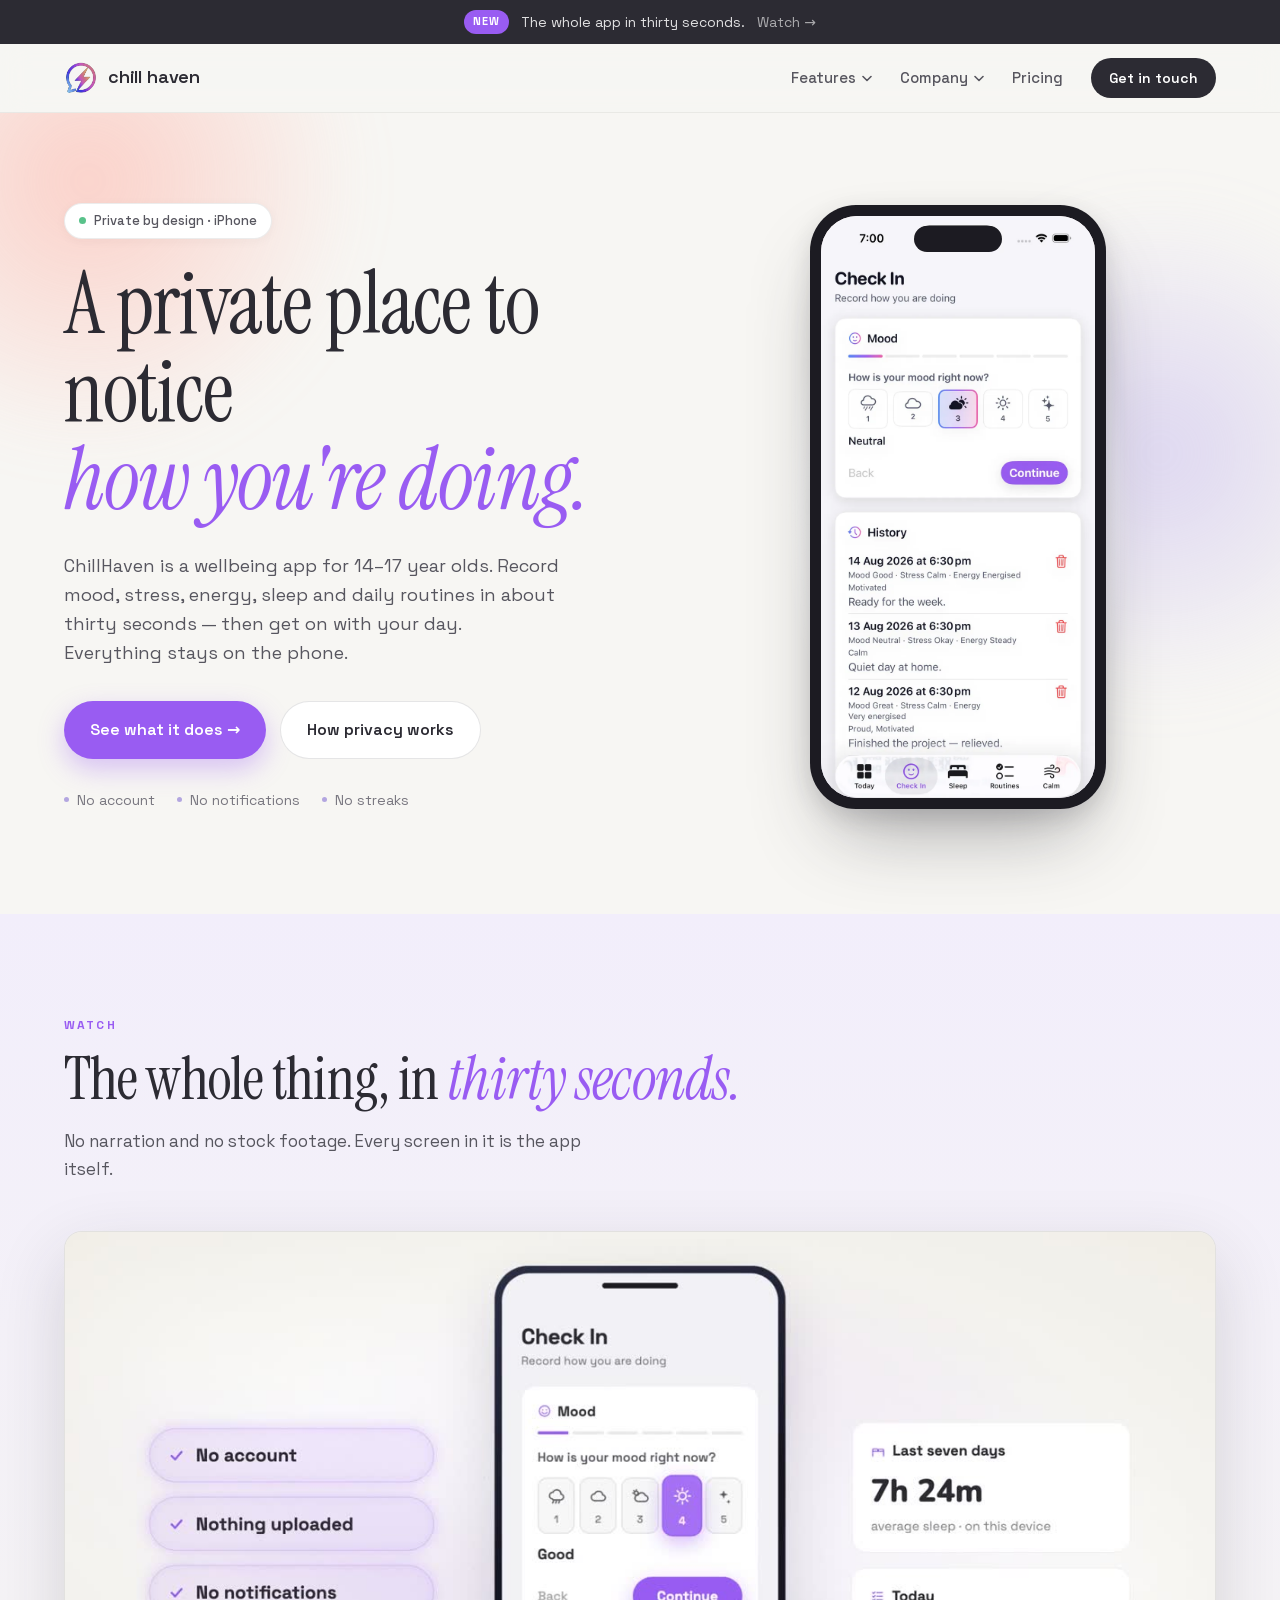
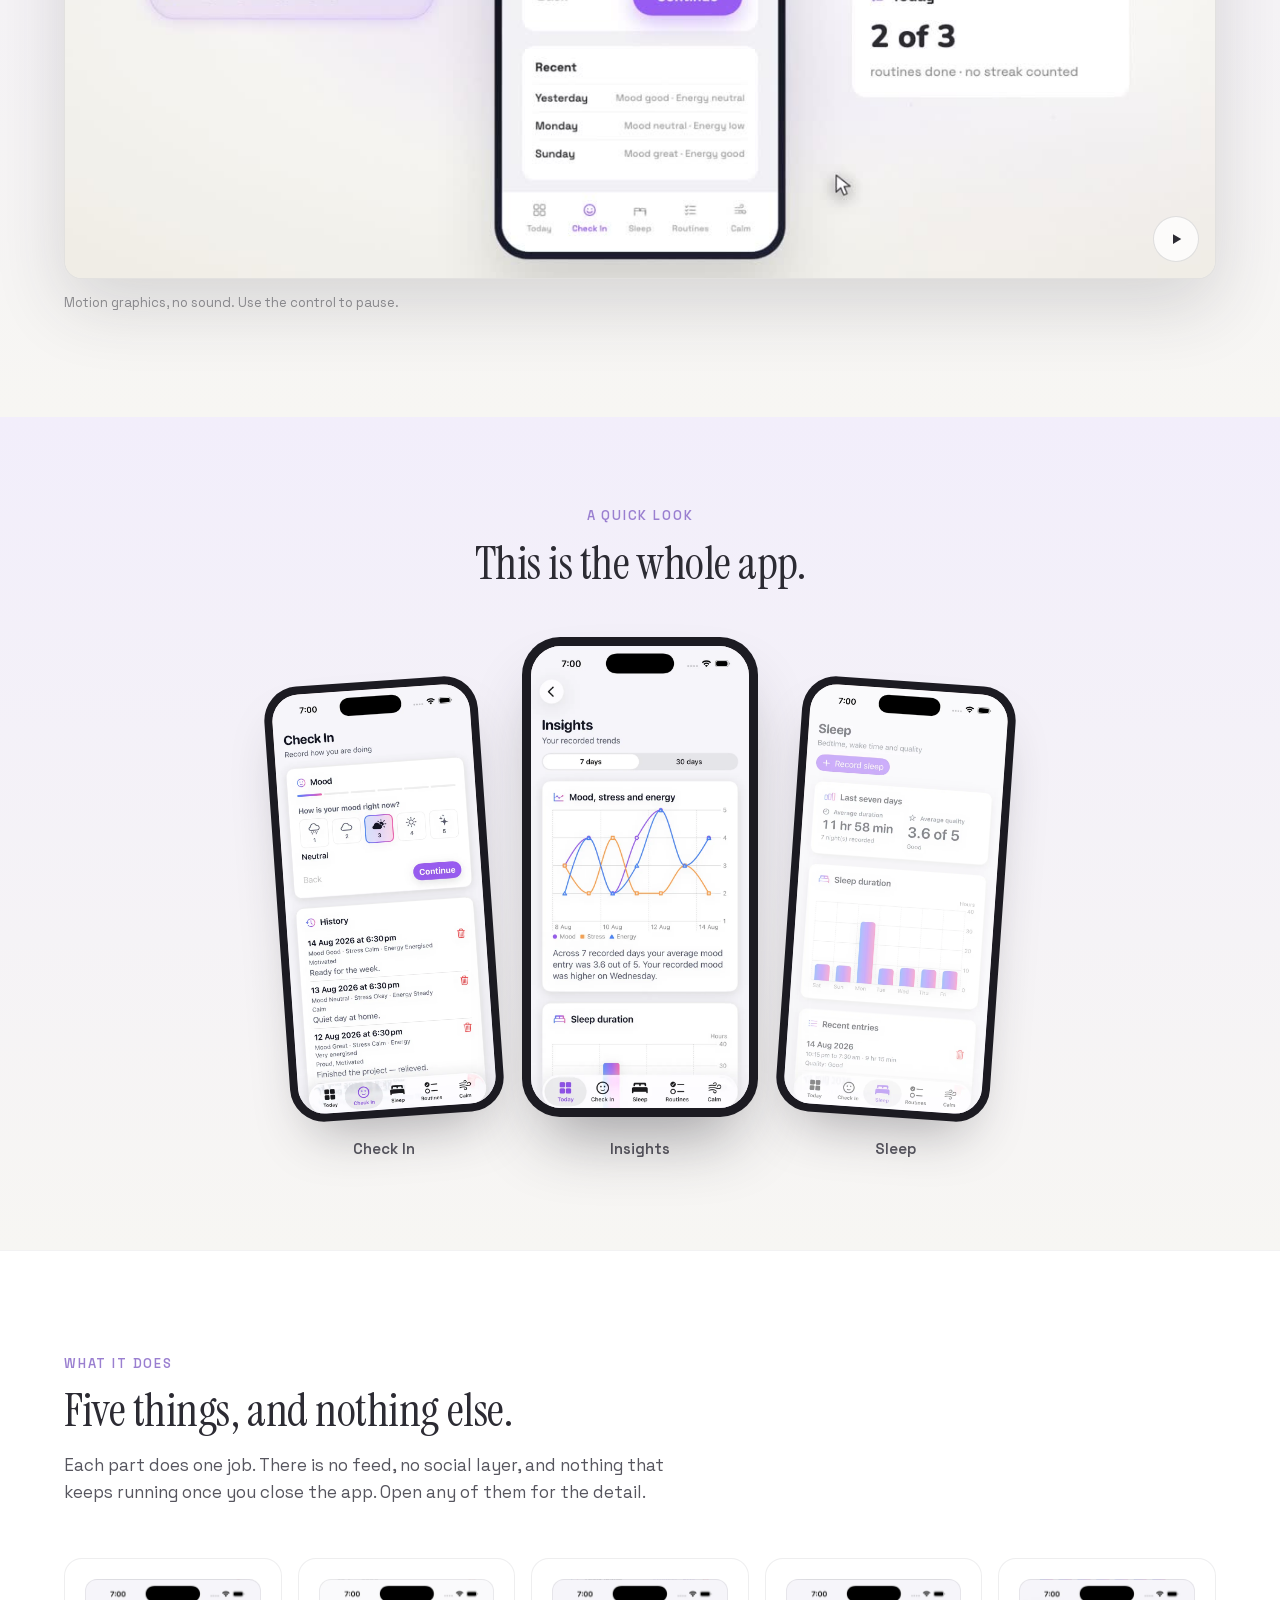
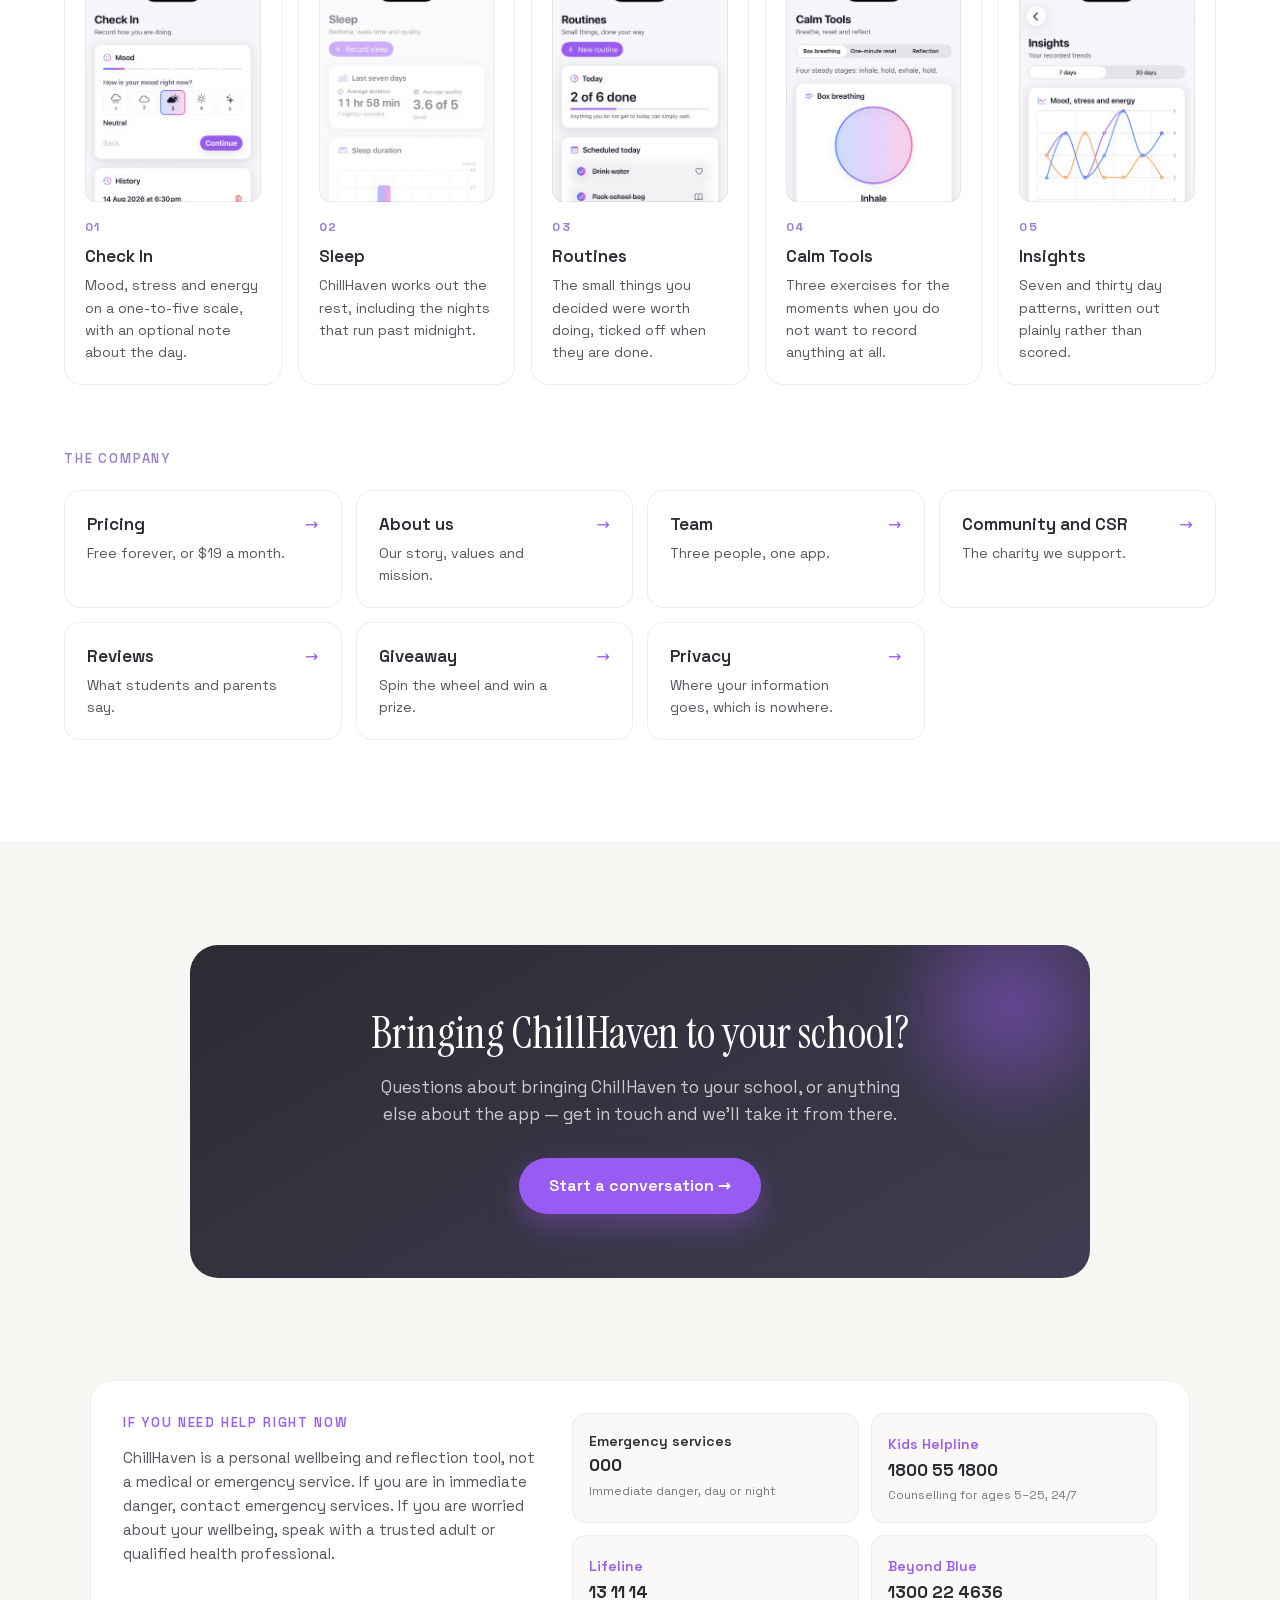
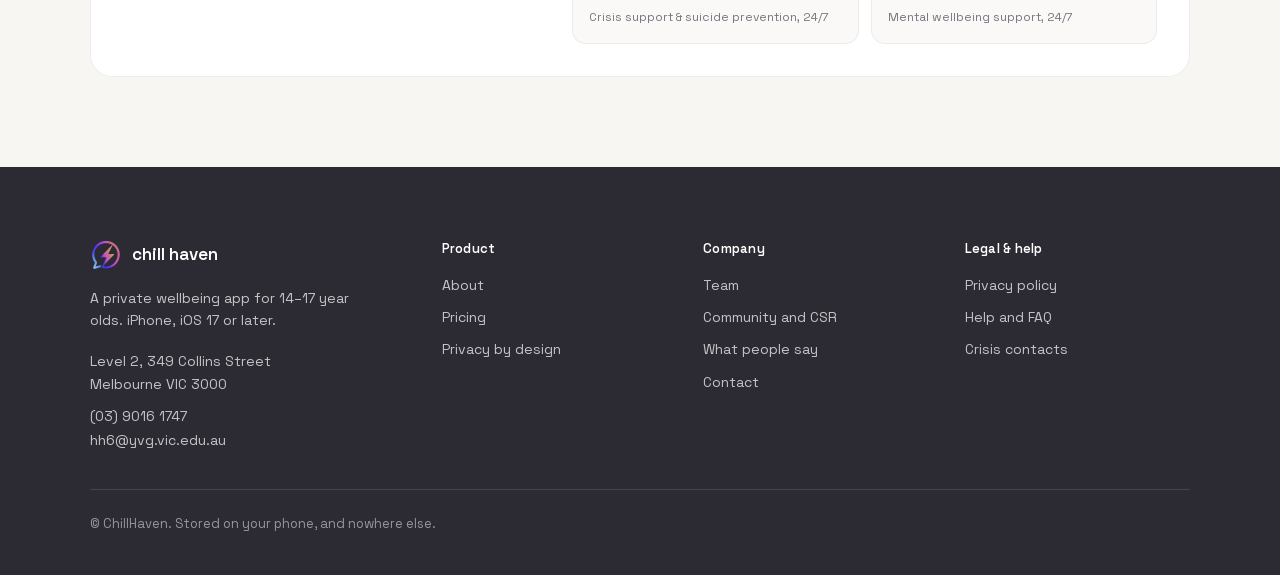
<file: index.html>
<!doctype html>
<html lang="en"><head><meta charset="utf-8"><meta name="viewport" content="width=device-width, initial-scale=1"><title>ChillHaven — A private wellbeing app for iPhone</title><meta name="description" content="A private wellbeing app for 14-17 year olds. Mood, sleep, routines and calm tools, stored only on your iPhone."><meta name="theme-color" content="#f7f6f3"><link rel="icon" href="assets/logo.webp" type="image/webp"><style>
    .sc-placeholder{background:color-mix(in srgb,currentColor 8%,transparent);
      border:1px solid color-mix(in srgb,currentColor 50%,transparent);
      border-radius:2px;box-sizing:border-box;overflow:hidden}
    @keyframes sc-shine{0%{background-position:100% 50%}100%{background-position:0% 50%}}
    html.sc-dc-streaming .sc-placeholder,
    html.sc-dc-streaming .sc-interp.sc-missing{position:relative;
      background:color-mix(in srgb,currentColor 5%,transparent);
      border-color:transparent}
    html.sc-dc-streaming .sc-placeholder::before,
    html.sc-dc-streaming .sc-interp.sc-missing::before{content:'';
      position:absolute;inset:0;pointer-events:none;
      background:linear-gradient(90deg,rgba(217,119,87,0) 25%,rgba(247,225,211,.95) 37%,rgba(217,119,87,0) 63%);
      background-size:400% 100%;animation:sc-shine 1.4s ease infinite}
    html.sc-dc-streaming .sc-placeholder:nth-child(n+9 of .sc-placeholder)::before,
    html.sc-dc-streaming .sc-interp.sc-missing:nth-child(n+9 of .sc-interp.sc-missing)::before{animation:none;
      background:color-mix(in srgb,currentColor 8%,transparent)}
    .sc-placeholder-error{padding:4px 8px;font:11px/1.4 ui-monospace,monospace;
      color:color-mix(in srgb,currentColor 70%,transparent);word-break:break-word}
    .sc-interp.sc-missing{display:inline-block;width:2em;height:1em;overflow:hidden;
      vertical-align:text-bottom;background:rgba(255,255,255,.3);border:1px solid rgba(0,0,0,.5);
      border-radius:2px;box-sizing:border-box;color:transparent;
      user-select:none}
    .sc-interp.sc-unresolved{font-family:ui-monospace,monospace;font-size:.85em;
      color:color-mix(in srgb,currentColor 50%,transparent);
      background:color-mix(in srgb,currentColor 10%,transparent);border-radius:3px;
      padding:0 3px}
    .sc-host.sc-has-error{position:relative}
    .sc-logic-error{position:absolute;top:8px;left:8px;z-index:2147483647;max-width:60ch;
      padding:6px 10px;background:#b00020;color:#fff;font:12px/1.4 ui-monospace,monospace;
      border-radius:4px;white-space:pre-wrap;pointer-events:none}
    /* Mirrors PRINT_BASELINE_CSS in apps/web deck-stage-export.ts — keep both
       in sync until dc-runtime regains a build step. */
    @media print {
      @page { margin: 0.5cm; }
      figure, table { break-inside: avoid; }
      #dc-root, #dc-root > .sc-host { height: auto; }
      *, *::before, *::after {
        print-color-adjust: exact; -webkit-print-color-adjust: exact;
        backdrop-filter: none !important; -webkit-backdrop-filter: none !important;
        animation-delay: -99s !important; animation-duration: .001s !important;
        animation-iteration-count: 1 !important; animation-fill-mode: both !important;
        animation-play-state: running !important; transition-duration: 0s !important;
      }
    }
  </style>



<style>x-dc{display:none!important}</style><style>html,body{height:100%;margin:0}#dc-root,#dc-root>.sc-host{height:100%}</style><link rel="preconnect" href="https://fonts.googleapis.com" data-dc-tpl="1"><link rel="preconnect" href="https://fonts.gstatic.com" data-dc-tpl="2"><style data-dc-tpl="3">/* latin-ext */
@font-face {
  font-family: 'Instrument Serif';
  font-style: italic;
  font-weight: 400;
  font-display: swap;
  src: url("[data-uri]") format('woff2');
  unicode-range: U+0100-02BA, U+02BD-02C5, U+02C7-02CC, U+02CE-02D7, U+02DD-02FF, U+0304, U+0308, U+0329, U+1D00-1DBF, U+1E00-1E9F, U+1EF2-1EFF, U+2020, U+20A0-20AB, U+20AD-20C0, U+2113, U+2C60-2C7F, U+A720-A7FF;
}
/* latin */
@font-face {
  font-family: 'Instrument Serif';
  font-style: italic;
  font-weight: 400;
  font-display: swap;
  src: url("[data-uri]") format('woff2');
  unicode-range: U+0000-00FF, U+0131, U+0152-0153, U+02BB-02BC, U+02C6, U+02DA, U+02DC, U+0304, U+0308, U+0329, U+2000-206F, U+20AC, U+2122, U+2191, U+2193, U+2212, U+2215, U+FEFF, U+FFFD;
}
/* latin-ext */
@font-face {
  font-family: 'Instrument Serif';
  font-style: normal;
  font-weight: 400;
  font-display: swap;
  src: url("[data-uri]") format('woff2');
  unicode-range: U+0100-02BA, U+02BD-02C5, U+02C7-02CC, U+02CE-02D7, U+02DD-02FF, U+0304, U+0308, U+0329, U+1D00-1DBF, U+1E00-1E9F, U+1EF2-1EFF, U+2020, U+20A0-20AB, U+20AD-20C0, U+2113, U+2C60-2C7F, U+A720-A7FF;
}
/* latin */
@font-face {
  font-family: 'Instrument Serif';
  font-style: normal;
  font-weight: 400;
  font-display: swap;
  src: url("[data-uri]") format('woff2');
  unicode-range: U+0000-00FF, U+0131, U+0152-0153, U+02BB-02BC, U+02C6, U+02DA, U+02DC, U+0304, U+0308, U+0329, U+2000-206F, U+20AC, U+2122, U+2191, U+2193, U+2212, U+2215, U+FEFF, U+FFFD;
}
/* vietnamese */
@font-face {
  font-family: 'Space Grotesk';
  font-style: normal;
  font-weight: 400;
  font-display: swap;
  src: url("[data-uri]") format('woff2');
  unicode-range: U+0102-0103, U+0110-0111, U+0128-0129, U+0168-0169, U+01A0-01A1, U+01AF-01B0, U+0300-0301, U+0303-0304, U+0308-0309, U+0323, U+0329, U+1EA0-1EF9, U+20AB;
}
/* latin-ext */
@font-face {
  font-family: 'Space Grotesk';
  font-style: normal;
  font-weight: 400;
  font-display: swap;
  src: url("[data-uri]") format('woff2');
  unicode-range: U+0100-02BA, U+02BD-02C5, U+02C7-02CC, U+02CE-02D7, U+02DD-02FF, U+0304, U+0308, U+0329, U+1D00-1DBF, U+1E00-1E9F, U+1EF2-1EFF, U+2020, U+20A0-20AB, U+20AD-20C0, U+2113, U+2C60-2C7F, U+A720-A7FF;
}
/* latin */
@font-face {
  font-family: 'Space Grotesk';
  font-style: normal;
  font-weight: 400;
  font-display: swap;
  src: url("[data-uri]") format('woff2');
  unicode-range: U+0000-00FF, U+0131, U+0152-0153, U+02BB-02BC, U+02C6, U+02DA, U+02DC, U+0304, U+0308, U+0329, U+2000-206F, U+20AC, U+2122, U+2191, U+2193, U+2212, U+2215, U+FEFF, U+FFFD;
}
/* vietnamese */
@font-face {
  font-family: 'Space Grotesk';
  font-style: normal;
  font-weight: 500;
  font-display: swap;
  src: url("[data-uri]") format('woff2');
  unicode-range: U+0102-0103, U+0110-0111, U+0128-0129, U+0168-0169, U+01A0-01A1, U+01AF-01B0, U+0300-0301, U+0303-0304, U+0308-0309, U+0323, U+0329, U+1EA0-1EF9, U+20AB;
}
/* latin-ext */
@font-face {
  font-family: 'Space Grotesk';
  font-style: normal;
  font-weight: 500;
  font-display: swap;
  src: url("[data-uri]") format('woff2');
  unicode-range: U+0100-02BA, U+02BD-02C5, U+02C7-02CC, U+02CE-02D7, U+02DD-02FF, U+0304, U+0308, U+0329, U+1D00-1DBF, U+1E00-1E9F, U+1EF2-1EFF, U+2020, U+20A0-20AB, U+20AD-20C0, U+2113, U+2C60-2C7F, U+A720-A7FF;
}
/* latin */
@font-face {
  font-family: 'Space Grotesk';
  font-style: normal;
  font-weight: 500;
  font-display: swap;
  src: url("[data-uri]") format('woff2');
  unicode-range: U+0000-00FF, U+0131, U+0152-0153, U+02BB-02BC, U+02C6, U+02DA, U+02DC, U+0304, U+0308, U+0329, U+2000-206F, U+20AC, U+2122, U+2191, U+2193, U+2212, U+2215, U+FEFF, U+FFFD;
}
/* vietnamese */
@font-face {
  font-family: 'Space Grotesk';
  font-style: normal;
  font-weight: 600;
  font-display: swap;
  src: url("[data-uri]") format('woff2');
  unicode-range: U+0102-0103, U+0110-0111, U+0128-0129, U+0168-0169, U+01A0-01A1, U+01AF-01B0, U+0300-0301, U+0303-0304, U+0308-0309, U+0323, U+0329, U+1EA0-1EF9, U+20AB;
}
/* latin-ext */
@font-face {
  font-family: 'Space Grotesk';
  font-style: normal;
  font-weight: 600;
  font-display: swap;
  src: url("[data-uri]") format('woff2');
  unicode-range: U+0100-02BA, U+02BD-02C5, U+02C7-02CC, U+02CE-02D7, U+02DD-02FF, U+0304, U+0308, U+0329, U+1D00-1DBF, U+1E00-1E9F, U+1EF2-1EFF, U+2020, U+20A0-20AB, U+20AD-20C0, U+2113, U+2C60-2C7F, U+A720-A7FF;
}
/* latin */
@font-face {
  font-family: 'Space Grotesk';
  font-style: normal;
  font-weight: 600;
  font-display: swap;
  src: url("[data-uri]") format('woff2');
  unicode-range: U+0000-00FF, U+0131, U+0152-0153, U+02BB-02BC, U+02C6, U+02DA, U+02DC, U+0304, U+0308, U+0329, U+2000-206F, U+20AC, U+2122, U+2191, U+2193, U+2212, U+2215, U+FEFF, U+FFFD;
}
/* vietnamese */
@font-face {
  font-family: 'Space Grotesk';
  font-style: normal;
  font-weight: 700;
  font-display: swap;
  src: url("[data-uri]") format('woff2');
  unicode-range: U+0102-0103, U+0110-0111, U+0128-0129, U+0168-0169, U+01A0-01A1, U+01AF-01B0, U+0300-0301, U+0303-0304, U+0308-0309, U+0323, U+0329, U+1EA0-1EF9, U+20AB;
}
/* latin-ext */
@font-face {
  font-family: 'Space Grotesk';
  font-style: normal;
  font-weight: 700;
  font-display: swap;
  src: url("[data-uri]") format('woff2');
  unicode-range: U+0100-02BA, U+02BD-02C5, U+02C7-02CC, U+02CE-02D7, U+02DD-02FF, U+0304, U+0308, U+0329, U+1D00-1DBF, U+1E00-1E9F, U+1EF2-1EFF, U+2020, U+20A0-20AB, U+20AD-20C0, U+2113, U+2C60-2C7F, U+A720-A7FF;
}
/* latin */
@font-face {
  font-family: 'Space Grotesk';
  font-style: normal;
  font-weight: 700;
  font-display: swap;
  src: url("[data-uri]") format('woff2');
  unicode-range: U+0000-00FF, U+0131, U+0152-0153, U+02BB-02BC, U+02C6, U+02DA, U+02DC, U+0304, U+0308, U+0329, U+2000-206F, U+20AC, U+2122, U+2191, U+2193, U+2212, U+2215, U+FEFF, U+FFFD;
}
</style><style data-dc-tpl="5">
  *{box-sizing:border-box}
  html{scroll-behavior:smooth}
  body{margin:0;background:#f7f6f3;color:#2c2b33;font-family:'Space Grotesk',system-ui,sans-serif;-webkit-font-smoothing:antialiased;font-size:17px;line-height:1.6}
  a{color:#995cf2;text-decoration:none}
  a:hover{color:#7a44cc}
  ::selection{background:#ffd9d3;color:#2c2b33}
  @keyframes floaty{0%,100%{transform:translateY(0)}50%{transform:translateY(-14px)}}
  @keyframes drift{0%,100%{transform:translate(0,0) scale(1)}50%{transform:translate(24px,-20px) scale(1.08)}}
  @keyframes breathe{0%,100%{transform:scale(1);opacity:.5}50%{transform:scale(1.18);opacity:.9}}
</style>
<style>
  .ch-bar{background:#2c2b33;color:rgba(255,255,255,.86);font-size:14px}
  .ch-bar a{display:flex;align-items:center;justify-content:center;gap:12px;
    max-width:1200px;margin:0 auto;padding:10px 24px;color:inherit;flex-wrap:wrap}
  .ch-bar a:hover{color:#fff}
  .ch-bar .tag{background:#995cf2;color:#fff;font-size:11px;font-weight:700;
    letter-spacing:.1em;text-transform:uppercase;padding:3px 9px;border-radius:999px}
  .ch-bar .go{color:rgba(255,255,255,.6)}

  .ch-nav-links{display:flex;align-items:center;gap:28px}
  .ch-link{color:#57565f;font-size:15px;font-weight:500}
  .ch-link:hover{color:#2c2b33}
  .ch-link[aria-current="page"]{color:#995cf2}

  .ch-menu{position:relative}
  .ch-menu-t{appearance:none;border:0;background:none;padding:0;cursor:pointer;
    display:inline-flex;align-items:center;gap:6px;
    font:inherit;font-size:15px;font-weight:500;color:#57565f;letter-spacing:inherit}
  .ch-menu-t:hover,.ch-menu:hover .ch-menu-t,.ch-menu:focus-within .ch-menu-t{color:#2c2b33}
  .ch-menu-t svg{transition:transform .18s ease}
  .ch-menu:hover .ch-menu-t svg,.ch-menu:focus-within .ch-menu-t svg{transform:rotate(180deg)}

  .ch-menu-p{position:absolute;top:calc(100% + 14px);left:-20px;z-index:80;
    width:min(92vw,560px);background:#fff;border:1px solid rgba(44,43,51,.08);
    border-radius:18px;box-shadow:0 30px 60px -24px rgba(44,43,51,.34);
    padding:20px;opacity:0;visibility:hidden;transform:translateY(-8px);
    transition:opacity .18s ease,transform .18s ease,visibility .18s}
  .ch-menu:hover .ch-menu-p,.ch-menu:focus-within .ch-menu-p{opacity:1;visibility:visible;transform:none}
  .ch-menu-p::before{content:"";position:absolute;top:-14px;left:0;right:0;height:14px}
  .ch-menu-h{margin:0 0 14px 8px;font-size:11px;font-weight:700;letter-spacing:.14em;
    text-transform:uppercase;color:#9a7fd0}
  .ch-menu-g{display:grid;grid-template-columns:1fr 1fr;gap:4px}
  .ch-menu-g a{display:flex;gap:12px;padding:10px;border-radius:12px;color:#2c2b33}
  .ch-menu-g a:hover{background:#f4f1fb;color:#2c2b33}
  .ch-menu-g strong{display:block;font-size:15px;font-weight:600}
  .ch-menu-g em{display:block;font-style:normal;font-size:13px;color:#57565f;margin-top:2px}
  .ch-thumb{flex:none;width:34px;height:46px;border-radius:7px;overflow:hidden;
    background:linear-gradient(170deg,#fff2ef,#efeafb);border:1px solid rgba(44,43,51,.1);
    background-size:cover;background-position:center top}
  .ch-dot{flex:none;width:34px;height:34px;border-radius:11px;display:grid;place-items:center;
    background:#f4f1fb;color:#995cf2;font-size:13px;font-weight:700;align-self:flex-start}

  @media (max-width:920px){
    .ch-nav-links{gap:16px}
    .ch-hide-sm{display:none}
    .ch-menu-p{position:fixed;left:12px;right:12px;width:auto;top:auto;margin-top:14px}
    .ch-menu-g{grid-template-columns:1fr}
  }
  @media (max-width:560px){
    .ch-nav{padding:12px 16px !important;gap:12px !important}
    .ch-brand-word{display:none}
    .ch-nav-links{gap:14px}
    .ch-menu-t{font-size:14px}
    .ch-cta{padding:8px 14px !important;font-size:13px !important}
    .ch-bar a{padding:9px 16px;gap:8px;font-size:13px}
  }
</style>
</head>
<body>
<div id="dc-root"><div class="sc-host" data-sc-name="index"><div data-dc-tpl="6" style="overflow-x: hidden;"><div class="ch-bar">
  <a href="index.html#film"><span class="tag">New</span><span>The whole app in thirty seconds.</span><span class="go">Watch &rarr;</span></a>
</div>
<header style="position: sticky; top: 0px; z-index: 60; backdrop-filter: blur(14px); background: rgba(247, 246, 243, 0.78); border-bottom: 1px solid rgba(44, 43, 51, 0.07);">
  <nav class="ch-nav" style="max-width: 1200px; margin: 0px auto; padding: 14px 24px; display: flex; align-items: center; gap: 24px;">
    <a href="index.html" style="display: flex; align-items: center; gap: 10px; color: rgb(44, 43, 51); font-weight: 600; letter-spacing: -0.01em;">
      <span style="display:grid;place-items:center;width:34px;height:34px;border-radius:11px;overflow:hidden;background:transparent;flex:none;"><img src="assets/mark.webp" alt="" width="34" height="34" style="width:100%;height:100%;object-fit:contain;display:block;"></span>
      <span class="ch-brand-word" style="font-size: 18px;">chill haven</span>
    </a>
    <div style="flex: 1 1 0%;"></div>
    <div class="ch-nav-links">
      <div class="ch-menu">
        <button class="ch-menu-t" type="button">Features<svg width="10" height="7" viewBox="0 0 10 7" fill="none" aria-hidden="true"><path d="M1 1.5 5 5.5 9 1.5" stroke="currentColor" stroke-width="1.6" stroke-linecap="round" stroke-linejoin="round"/></svg></button>
        <div class="ch-menu-p">
          <p class="ch-menu-h">Features</p>
          <div class="ch-menu-g"><a href="check-in.html"><span class="ch-thumb" style="background-image:url(&quot;assets/checkIn.webp&quot;)"></span><span><strong>Check In</strong><em>Thirty seconds, then you're done</em></span></a><a href="sleep.html"><span class="ch-thumb" style="background-image:url(&quot;assets/sleep.webp&quot;)"></span><span><strong>Sleep</strong><em>Bedtime, wake time, how it went</em></span></a><a href="routines.html"><span class="ch-thumb" style="background-image:url(&quot;assets/routines.webp&quot;)"></span><span><strong>Routines</strong><em>No streak to break</em></span></a><a href="calm-tools.html"><span class="ch-thumb" style="background-image:url(&quot;assets/calmTools.webp&quot;)"></span><span><strong>Calm Tools</strong><em>For when you need to slow down</em></span></a><a href="insights.html"><span class="ch-thumb" style="background-image:url(&quot;assets/insights.webp&quot;)"></span><span><strong>Insights</strong><em>Trends, in ordinary sentences</em></span></a></div>
        </div>
      </div>
      <div class="ch-menu">
        <button class="ch-menu-t" type="button">Company<svg width="10" height="7" viewBox="0 0 10 7" fill="none" aria-hidden="true"><path d="M1 1.5 5 5.5 9 1.5" stroke="currentColor" stroke-width="1.6" stroke-linecap="round" stroke-linejoin="round"/></svg></button>
        <div class="ch-menu-p">
          <p class="ch-menu-h">Company</p>
          <div class="ch-menu-g"><a href="about.html"><span class="ch-dot">A</span><span><strong>About us</strong><em>Our story, values and mission</em></span></a><a href="team.html"><span class="ch-dot">T</span><span><strong>Team</strong><em>Three people, one app</em></span></a><a href="community.html"><span class="ch-dot">C</span><span><strong>Community and CSR</strong><em>The charity we support</em></span></a><a href="reviews.html"><span class="ch-dot">R</span><span><strong>Reviews</strong><em>What students and parents say</em></span></a><a href="win.html"><span class="ch-dot">G</span><span><strong>Giveaway</strong><em>Spin the wheel, win a prize</em></span></a><a href="support.html"><span class="ch-dot">H</span><span><strong>Help and FAQ</strong><em>Common questions, answered</em></span></a><a href="privacy.html"><span class="ch-dot">P</span><span><strong>Privacy</strong><em>Where your information goes</em></span></a></div>
        </div>
      </div>
      <a class="ch-link" href="pricing.html">Pricing</a>
      <a class="ch-cta" href="support.html#contact" style="display: inline-flex; align-items: center; padding: 9px 18px; border-radius: 999px; background: rgb(44, 43, 51); color: rgb(255, 255, 255); font-size: 14px; font-weight: 600;">Get in touch</a>
    </div>
  </nav>
</header><section data-dc-tpl="19" id="top" style="position: relative;">
  <div data-dc-tpl="20" data-parallax="0.25" style="position: absolute; inset: 0px; overflow: hidden; pointer-events: none; z-index: 0;">
    <div data-dc-tpl="21" style="position: absolute; top: -140px; left: -120px; width: 520px; height: 520px; border-radius: 50%; background: radial-gradient(circle at 40% 40%, rgb(255, 178, 166), transparent 62%); filter: blur(30px); opacity: 0.55; animation: 16s ease-in-out 0s infinite normal none running drift;"></div>
    <div data-dc-tpl="22" style="position: absolute; top: 60px; right: -160px; width: 560px; height: 560px; border-radius: 50%; background: radial-gradient(circle, rgb(195, 182, 239), transparent 62%); filter: blur(34px); opacity: 0.5; animation: 20s ease-in-out 0s infinite reverse none running drift;"></div>
  </div>
  <div data-dc-tpl="23" style="position: relative; z-index: 1; max-width: 1200px; margin: 0px auto; padding: clamp(48px, 7vw, 96px) 24px clamp(64px, 8vw, 120px); display: grid; grid-template-columns: 1.05fr 0.95fr; gap: clamp(32px, 5vw, 72px); align-items: center;">
    <div data-dc-tpl="24" style="min-width: 0px;">
      <div data-dc-tpl="25" data-reveal="" style="display: inline-flex; align-items: center; gap: 8px; padding: 7px 14px; border-radius: 999px; background: rgb(255, 255, 255); border: 1px solid rgba(44, 43, 51, 0.09); font-size: 13px; font-weight: 500; color: rgb(87, 86, 95); box-shadow: rgba(44, 43, 51, 0.04) 0px 2px 12px; opacity: 1; transform: none; transition: opacity 0.8s cubic-bezier(0.2, 0.7, 0.2, 1), transform 0.8s cubic-bezier(0.2, 0.7, 0.2, 1);">
        <span data-dc-tpl="26" style="width: 7px; height: 7px; border-radius: 50%; background: rgb(89, 194, 138);"></span>
        Private by design · iPhone
      </div>
      <h1 data-dc-tpl="27" data-reveal="" data-reveal-delay="80" style="margin: 22px 0px 0px; font-family: &quot;Instrument Serif&quot;, serif; font-weight: 400; font-size: clamp(46px, 7vw, 86px); line-height: 1.02; letter-spacing: -0.015em; color: rgb(44, 43, 51); opacity: 1; transform: none; transition: opacity 0.8s cubic-bezier(0.2, 0.7, 0.2, 1) 80ms, transform 0.8s cubic-bezier(0.2, 0.7, 0.2, 1) 80ms;">
        A private place to notice <span data-dc-tpl="28" style="font-style: italic; color: rgb(153, 92, 242);">how&nbsp;you're&nbsp;doing.</span>
      </h1>
      <p data-dc-tpl="29" data-reveal="" data-reveal-delay="160" style="margin: 26px 0px 0px; max-width: 496px; font-size: 18px; color: rgb(87, 86, 95); line-height: 1.62; opacity: 1; transform: none; transition: opacity 0.8s cubic-bezier(0.2, 0.7, 0.2, 1) 160ms, transform 0.8s cubic-bezier(0.2, 0.7, 0.2, 1) 160ms;">
        ChillHaven is a wellbeing app for 14–17 year olds. Record mood, stress, energy, sleep and daily routines in about thirty seconds — then get on with your day. Everything stays on the phone.
      </p>
      <div data-dc-tpl="30" data-reveal="" data-reveal-delay="240" style="margin: 34px 0px 0px; display: flex; flex-wrap: wrap; gap: 14px; opacity: 1; transform: none; transition: opacity 0.8s cubic-bezier(0.2, 0.7, 0.2, 1) 240ms, transform 0.8s cubic-bezier(0.2, 0.7, 0.2, 1) 240ms;">
        <a data-dc-tpl="31" href="check-in.html" style="display: inline-flex; align-items: center; gap: 9px; padding: 15px 26px; border-radius: 999px; background: rgb(153, 92, 242); color: rgb(255, 255, 255); font-size: 16px; font-weight: 600; box-shadow: rgba(153, 92, 242, 0.34) 0px 10px 26px;">See what it does →</a>
        <a data-dc-tpl="32" href="privacy.html" style="display: inline-flex; align-items: center; padding: 15px 26px; border-radius: 999px; background: rgb(255, 255, 255); border: 1px solid rgba(44, 43, 51, 0.12); color: rgb(44, 43, 51); font-size: 16px; font-weight: 600;">How privacy works</a>
      </div>
      <div data-dc-tpl="33" data-reveal="" data-reveal-delay="320" style="margin: 30px 0px 0px; display: flex; flex-wrap: wrap; gap: 10px 22px; font-size: 14px; color: rgb(120, 118, 127); opacity: 1; transform: none; transition: opacity 0.8s cubic-bezier(0.2, 0.7, 0.2, 1) 320ms, transform 0.8s cubic-bezier(0.2, 0.7, 0.2, 1) 320ms;">
        <span data-dc-tpl="34" style="display: inline-flex; align-items: center; gap: 8px;"><span data-dc-tpl="35" style="width: 5px; height: 5px; border-radius: 50%; background: rgb(179, 166, 224);"></span>No account</span>
        <span data-dc-tpl="36" style="display: inline-flex; align-items: center; gap: 8px;"><span data-dc-tpl="37" style="width: 5px; height: 5px; border-radius: 50%; background: rgb(179, 166, 224);"></span>No notifications</span>
        <span data-dc-tpl="38" style="display: inline-flex; align-items: center; gap: 8px;"><span data-dc-tpl="39" style="width: 5px; height: 5px; border-radius: 50%; background: rgb(179, 166, 224);"></span>No streaks</span>
      </div>
    </div>

    <div data-dc-tpl="40" data-reveal="" data-reveal-delay="160" style="justify-self: center; position: relative; opacity: 1; transform: none; transition: opacity 0.8s cubic-bezier(0.2, 0.7, 0.2, 1) 160ms, transform 0.8s cubic-bezier(0.2, 0.7, 0.2, 1) 160ms;">
      <div data-dc-tpl="41" style="position: absolute; inset: -8% -6%; border-radius: 50%; background: radial-gradient(circle, rgb(255, 255, 255), transparent 68%); filter: blur(6px); z-index: 0;"></div>
      <div data-dc-tpl="42" style="position: relative; z-index: 1; animation: 7s ease-in-out 0s infinite normal none running floaty;">
        <div data-dc-tpl="43" style="width: clamp(240px, 26vw, 296px); aspect-ratio: 296 / 604; background: rgb(28, 27, 34); border-radius: 46px; padding: 11px; box-shadow: rgba(44, 43, 51, 0.42) 0px 40px 80px -24px, rgba(44, 43, 51, 0.14) 0px 8px 24px;">
          <div data-dc-tpl="44" style="position: relative; width: 100%; height: 100%; border-radius: 36px; overflow: hidden; background: linear-gradient(170deg, rgb(255, 242, 239), rgb(239, 234, 251));">
            <div data-dc-tpl="45" style="position: absolute; top: 10px; left: 50%; transform: translateX(-50%); z-index: 3; width: 88px; height: 26px; background: rgb(28, 27, 34); border-radius: 999px;"></div>
            <image-slot data-dc-tpl="46" id="hero-screen" shape="rect" fit="cover" style="display: block; position: absolute; inset: 0; background-image: url(&quot;assets/checkIn.webp&quot;); background-size: cover; background-position: center top; background-repeat: no-repeat;"></image-slot>
          </div>
        </div>
      </div>
    </div>
  </div></section><section id="film" style="background: linear-gradient(rgb(242, 238, 251), rgb(247, 246, 243)); padding: clamp(64px, 8vw, 112px) 0px;">
  <div style="max-width: 1200px; margin: 0px auto; padding: 0px 24px;">
    <div data-reveal="" style="opacity: 0; transform: translateY(18px); transition: opacity 0.8s cubic-bezier(0.2, 0.7, 0.2, 1), transform 0.8s cubic-bezier(0.2, 0.7, 0.2, 1);">
      <div style="font-family: 'Space Grotesk', system-ui, sans-serif; font-size: 12px; font-weight: 700; letter-spacing: 0.18em; text-transform: uppercase; color: rgb(153, 92, 242);">Watch</div>
      <h2 style="margin: 14px 0px 0px; font-family: 'Instrument Serif', serif; font-weight: 400; font-size: clamp(32px, 4.6vw, 60px); line-height: 1.04; letter-spacing: -0.015em; color: rgb(44, 43, 51);">The whole thing, in <span style="font-style: italic; color: rgb(153, 92, 242);">thirty seconds.</span></h2>
      <p style="margin: 18px 0px 0px; max-width: 560px; font-family: 'Space Grotesk', system-ui, sans-serif; font-size: 17px; line-height: 1.62; color: rgb(87, 86, 95);">No narration and no stock footage. Every screen in it is the app itself.</p>
    </div>

    <figure data-reveal="" data-reveal-delay="120" style="margin: clamp(30px, 4vw, 48px) 0px 0px; opacity: 0; transform: translateY(22px); transition: opacity 0.8s cubic-bezier(0.2, 0.7, 0.2, 1) 120ms, transform 0.8s cubic-bezier(0.2, 0.7, 0.2, 1) 120ms;">
      <div style="position: relative; aspect-ratio: 16 / 9; border-radius: clamp(10px, 1.4vw, 18px); overflow: hidden; background: rgb(247, 246, 243); border: 1px solid rgba(44, 43, 51, 0.1); box-shadow: rgba(44, 43, 51, 0.16) 0px 26px 70px;">
        <video id="ch-film" src="assets/film.mp4" poster="assets/film-poster.jpg" width="1920" height="1080" muted loop playsinline preload="metadata" aria-label="A thirty second film showing the ChillHaven app: checking in, sleep, routines and insights." style="width: 100%; height: 100%; object-fit: cover; display: block;"></video>
        <button id="ch-film-btn" type="button" aria-label="Play the film" data-state="paused" style="position: absolute; right: 16px; bottom: 16px; width: 46px; height: 46px; display: grid; place-items: center; border: 1px solid rgba(44, 43, 51, 0.14); border-radius: 999px; background: rgba(255, 255, 255, 0.78); backdrop-filter: blur(10px); -webkit-backdrop-filter: blur(10px); color: rgb(44, 43, 51); cursor: pointer; padding: 0px;">
          <svg class="ch-i-play" viewBox="0 0 24 24" width="18" height="18" aria-hidden="true"><path d="M8 5.5v13l11-6.5z" fill="currentColor"></path></svg>
          <svg class="ch-i-pause" viewBox="0 0 24 24" width="18" height="18" aria-hidden="true" style="display: none;"><path d="M8 5h3v14H8zm5 0h3v14h-3z" fill="currentColor"></path></svg>
        </button>
      </div>
      <figcaption style="margin: 14px 0px 0px; font-family: 'Space Grotesk', system-ui, sans-serif; font-size: 13px; color: rgba(44, 43, 51, 0.5);">Motion graphics, no sound. Use the control to pause.</figcaption>
    </figure>
  </div>
</section><section data-dc-tpl="47" style="background: linear-gradient(rgb(242, 238, 251), rgb(247, 246, 243)); padding: clamp(56px, 7vw, 96px) 0px;">
  <div data-dc-tpl="48" style="max-width: 1200px; margin: 0px auto; padding: 0px 24px;">
    <div data-dc-tpl="49" data-reveal="" style="text-align: center; max-width: 640px; margin: 0px auto 48px; opacity: 0; transform: translateY(28px); transition: opacity 0.8s cubic-bezier(0.2, 0.7, 0.2, 1), transform 0.8s cubic-bezier(0.2, 0.7, 0.2, 1);">
      <p data-dc-tpl="50" style="margin: 0px; font-size: 13px; font-weight: 600; letter-spacing: 0.14em; text-transform: uppercase; color: rgb(154, 127, 208);">A quick look</p>
      <h2 data-dc-tpl="51" style="margin: 12px 0px 0px; font-family: &quot;Instrument Serif&quot;, serif; font-weight: 400; font-size: clamp(30px, 4vw, 46px); line-height: 1.08; letter-spacing: -0.01em;">This is the whole app.</h2>
    </div>
    <div data-dc-tpl="52" style="display: flex; justify-content: center; align-items: flex-end; gap: clamp(14px, 2.4vw, 34px); flex-wrap: wrap;">
      <div data-dc-tpl="53" data-reveal="" data-reveal-delay="60" style="text-align: center; opacity: 0; transform: translateY(28px); transition: opacity 0.8s cubic-bezier(0.2, 0.7, 0.2, 1) 60ms, transform 0.8s cubic-bezier(0.2, 0.7, 0.2, 1) 60ms;">
        <div data-dc-tpl="54" style="width: clamp(180px, 18vw, 214px); aspect-ratio: 214 / 436; background: rgb(28, 27, 34); border-radius: 34px; padding: 8px; box-shadow: rgba(44, 43, 51, 0.38) 0px 30px 54px -22px; transform: rotate(-4deg);">
          <div data-dc-tpl="55" style="position: relative; width: 100%; height: 100%; border-radius: 27px; overflow: hidden; background: linear-gradient(170deg, rgb(255, 242, 239), rgb(239, 234, 251));"><image-slot data-dc-tpl="56" id="screen-checkin" shape="rect" style="display: block; position: absolute; inset: 0; background-image: url(&quot;assets/checkIn.webp&quot;); background-size: cover; background-position: center top; background-repeat: no-repeat;"></image-slot></div>
        </div>
        <p data-dc-tpl="57" style="margin: 20px 0px 0px; font-size: 15px; font-weight: 600; color: rgb(87, 86, 95);">Check In</p>
      </div>
      <div data-dc-tpl="58" data-reveal="" data-reveal-delay="140" style="text-align: center; opacity: 0; transform: translateY(28px); transition: opacity 0.8s cubic-bezier(0.2, 0.7, 0.2, 1) 140ms, transform 0.8s cubic-bezier(0.2, 0.7, 0.2, 1) 140ms;">
        <div data-dc-tpl="59" style="width: clamp(196px, 20vw, 236px); aspect-ratio: 236 / 480; background: rgb(28, 27, 34); border-radius: 38px; padding: 9px; box-shadow: rgba(44, 43, 51, 0.44) 0px 38px 66px -22px; position: relative; z-index: 2;">
          <div data-dc-tpl="60" style="position: relative; width: 100%; height: 100%; border-radius: 30px; overflow: hidden; background: linear-gradient(170deg, rgb(255, 242, 239), rgb(239, 234, 251));"><image-slot data-dc-tpl="61" id="screen-insights" shape="rect" style="display: block; position: absolute; inset: 0; background-image: url(&quot;assets/insights.webp&quot;); background-size: cover; background-position: center top; background-repeat: no-repeat;"></image-slot></div>
        </div>
        <p data-dc-tpl="62" style="margin: 20px 0px 0px; font-size: 15px; font-weight: 600; color: rgb(87, 86, 95);">Insights</p>
      </div>
      <div data-dc-tpl="63" data-reveal="" data-reveal-delay="60" style="text-align: center; opacity: 0; transform: translateY(28px); transition: opacity 0.8s cubic-bezier(0.2, 0.7, 0.2, 1) 60ms, transform 0.8s cubic-bezier(0.2, 0.7, 0.2, 1) 60ms;">
        <div data-dc-tpl="64" style="width: clamp(180px, 18vw, 214px); aspect-ratio: 214 / 436; background: rgb(28, 27, 34); border-radius: 34px; padding: 8px; box-shadow: rgba(44, 43, 51, 0.38) 0px 30px 54px -22px; transform: rotate(4deg);">
          <div data-dc-tpl="65" style="position: relative; width: 100%; height: 100%; border-radius: 27px; overflow: hidden; background: linear-gradient(170deg, rgb(255, 242, 239), rgb(239, 234, 251));"><image-slot data-dc-tpl="66" id="screen-sleep" shape="rect" style="display: block; position: absolute; inset: 0; background-image: url(&quot;assets/sleep.webp&quot;); background-size: cover; background-position: center top; background-repeat: no-repeat;"></image-slot></div>
        </div>
        <p data-dc-tpl="67" style="margin: 20px 0px 0px; font-size: 15px; font-weight: 600; color: rgb(87, 86, 95);">Sleep</p>
      </div>
    </div>
  </div></section><section id="explore" style="padding: clamp(64px, 8vw, 110px) 0px; background: rgb(255, 255, 255); border-top: 1px solid rgba(44, 43, 51, 0.06); border-bottom: 1px solid rgba(44, 43, 51, 0.06);">
  <div style="max-width: 1200px; margin: 0px auto; padding: 0px 24px;">
    <div data-reveal="" style="max-width: 640px; margin-bottom: clamp(32px, 4vw, 52px); opacity: 0; transform: translateY(28px); transition: opacity 0.8s cubic-bezier(0.2, 0.7, 0.2, 1), transform 0.8s cubic-bezier(0.2, 0.7, 0.2, 1);">
      <p style="margin: 0px; font-size: 13px; font-weight: 600; letter-spacing: 0.14em; text-transform: uppercase; color: rgb(154, 127, 208);">What it does</p>
      <h2 style="margin: 12px 0px 0px; font-family: &quot;Instrument Serif&quot;, serif; font-weight: 400; font-size: clamp(30px, 4vw, 46px); line-height: 1.08; letter-spacing: -0.01em;">Five things, and nothing else.</h2>
      <p style="margin: 16px 0px 0px; font-size: 17px; color: rgb(87, 86, 95);">Each part does one job. There is no feed, no social layer, and nothing that keeps running once you close the app. Open any of them for the detail.</p>
    </div>
    <div data-reveal="" style="display: grid; grid-template-columns: repeat(auto-fit, minmax(210px, 1fr)); gap: 16px; opacity: 0; transform: translateY(28px); transition: opacity 0.8s cubic-bezier(0.2, 0.7, 0.2, 1), transform 0.8s cubic-bezier(0.2, 0.7, 0.2, 1);"><a href="check-in.html" style="display: block; padding: 20px; border-radius: 18px; border: 1px solid rgba(44, 43, 51, 0.08); background: rgb(255, 255, 255); color: rgb(44, 43, 51);">
        <span style="display: block; width: 100%; aspect-ratio: 236 / 300; border-radius: 12px; overflow: hidden; border: 1px solid rgba(44, 43, 51, 0.08); background-image: url(&quot;assets/checkIn.webp&quot;); background-size: cover; background-position: center top; background-color: rgb(239, 234, 251);"></span>
        <span style="display: block; margin-top: 16px; font-size: 12px; font-weight: 700; letter-spacing: 0.12em; color: rgb(154, 127, 208);">01</span>
        <strong style="display: block; margin-top: 6px; font-size: 17px; font-weight: 600;">Check In</strong>
        <span style="display: block; margin-top: 4px; font-size: 14px; color: rgb(87, 86, 95);">Mood, stress and energy on a one-to-five scale, with an optional note about the day.</span>
      </a><a href="sleep.html" style="display: block; padding: 20px; border-radius: 18px; border: 1px solid rgba(44, 43, 51, 0.08); background: rgb(255, 255, 255); color: rgb(44, 43, 51);">
        <span style="display: block; width: 100%; aspect-ratio: 236 / 300; border-radius: 12px; overflow: hidden; border: 1px solid rgba(44, 43, 51, 0.08); background-image: url(&quot;assets/sleep.webp&quot;); background-size: cover; background-position: center top; background-color: rgb(239, 234, 251);"></span>
        <span style="display: block; margin-top: 16px; font-size: 12px; font-weight: 700; letter-spacing: 0.12em; color: rgb(154, 127, 208);">02</span>
        <strong style="display: block; margin-top: 6px; font-size: 17px; font-weight: 600;">Sleep</strong>
        <span style="display: block; margin-top: 4px; font-size: 14px; color: rgb(87, 86, 95);">ChillHaven works out the rest, including the nights that run past midnight.</span>
      </a><a href="routines.html" style="display: block; padding: 20px; border-radius: 18px; border: 1px solid rgba(44, 43, 51, 0.08); background: rgb(255, 255, 255); color: rgb(44, 43, 51);">
        <span style="display: block; width: 100%; aspect-ratio: 236 / 300; border-radius: 12px; overflow: hidden; border: 1px solid rgba(44, 43, 51, 0.08); background-image: url(&quot;assets/routines.webp&quot;); background-size: cover; background-position: center top; background-color: rgb(239, 234, 251);"></span>
        <span style="display: block; margin-top: 16px; font-size: 12px; font-weight: 700; letter-spacing: 0.12em; color: rgb(154, 127, 208);">03</span>
        <strong style="display: block; margin-top: 6px; font-size: 17px; font-weight: 600;">Routines</strong>
        <span style="display: block; margin-top: 4px; font-size: 14px; color: rgb(87, 86, 95);">The small things you decided were worth doing, ticked off when they are done.</span>
      </a><a href="calm-tools.html" style="display: block; padding: 20px; border-radius: 18px; border: 1px solid rgba(44, 43, 51, 0.08); background: rgb(255, 255, 255); color: rgb(44, 43, 51);">
        <span style="display: block; width: 100%; aspect-ratio: 236 / 300; border-radius: 12px; overflow: hidden; border: 1px solid rgba(44, 43, 51, 0.08); background-image: url(&quot;assets/calmTools.webp&quot;); background-size: cover; background-position: center top; background-color: rgb(239, 234, 251);"></span>
        <span style="display: block; margin-top: 16px; font-size: 12px; font-weight: 700; letter-spacing: 0.12em; color: rgb(154, 127, 208);">04</span>
        <strong style="display: block; margin-top: 6px; font-size: 17px; font-weight: 600;">Calm Tools</strong>
        <span style="display: block; margin-top: 4px; font-size: 14px; color: rgb(87, 86, 95);">Three exercises for the moments when you do not want to record anything at all.</span>
      </a><a href="insights.html" style="display: block; padding: 20px; border-radius: 18px; border: 1px solid rgba(44, 43, 51, 0.08); background: rgb(255, 255, 255); color: rgb(44, 43, 51);">
        <span style="display: block; width: 100%; aspect-ratio: 236 / 300; border-radius: 12px; overflow: hidden; border: 1px solid rgba(44, 43, 51, 0.08); background-image: url(&quot;assets/insights.webp&quot;); background-size: cover; background-position: center top; background-color: rgb(239, 234, 251);"></span>
        <span style="display: block; margin-top: 16px; font-size: 12px; font-weight: 700; letter-spacing: 0.12em; color: rgb(154, 127, 208);">05</span>
        <strong style="display: block; margin-top: 6px; font-size: 17px; font-weight: 600;">Insights</strong>
        <span style="display: block; margin-top: 4px; font-size: 14px; color: rgb(87, 86, 95);">Seven and thirty day patterns, written out plainly rather than scored.</span>
      </a></div>
    <div data-reveal="" style="margin-top: clamp(40px, 5vw, 64px); opacity: 0; transform: translateY(28px); transition: opacity 0.8s cubic-bezier(0.2, 0.7, 0.2, 1), transform 0.8s cubic-bezier(0.2, 0.7, 0.2, 1);">
      <p style="margin: 0px 0px 20px; font-size: 13px; font-weight: 600; letter-spacing: 0.14em; text-transform: uppercase; color: rgb(154, 127, 208);">The company</p>
      <div style="display: grid; grid-template-columns: repeat(auto-fit, minmax(250px, 1fr)); gap: 14px;"><a href="pricing.html" style="display: flex; align-items: baseline; justify-content: space-between; gap: 18px; padding: 20px 22px; border-radius: 16px; border: 1px solid rgba(44, 43, 51, 0.08); background: rgb(255, 255, 255); color: rgb(44, 43, 51);">
        <span><strong style="display: block; font-size: 17px; font-weight: 600;">Pricing</strong><span style="display: block; margin-top: 4px; font-size: 14px; color: rgb(87, 86, 95);">Free forever, or $19 a month.</span></span>
        <span style="color: rgb(153, 92, 242); font-size: 16px;">&rarr;</span>
      </a><a href="about.html" style="display: flex; align-items: baseline; justify-content: space-between; gap: 18px; padding: 20px 22px; border-radius: 16px; border: 1px solid rgba(44, 43, 51, 0.08); background: rgb(255, 255, 255); color: rgb(44, 43, 51);">
        <span><strong style="display: block; font-size: 17px; font-weight: 600;">About us</strong><span style="display: block; margin-top: 4px; font-size: 14px; color: rgb(87, 86, 95);">Our story, values and mission.</span></span>
        <span style="color: rgb(153, 92, 242); font-size: 16px;">&rarr;</span>
      </a><a href="team.html" style="display: flex; align-items: baseline; justify-content: space-between; gap: 18px; padding: 20px 22px; border-radius: 16px; border: 1px solid rgba(44, 43, 51, 0.08); background: rgb(255, 255, 255); color: rgb(44, 43, 51);">
        <span><strong style="display: block; font-size: 17px; font-weight: 600;">Team</strong><span style="display: block; margin-top: 4px; font-size: 14px; color: rgb(87, 86, 95);">Three people, one app.</span></span>
        <span style="color: rgb(153, 92, 242); font-size: 16px;">&rarr;</span>
      </a><a href="community.html" style="display: flex; align-items: baseline; justify-content: space-between; gap: 18px; padding: 20px 22px; border-radius: 16px; border: 1px solid rgba(44, 43, 51, 0.08); background: rgb(255, 255, 255); color: rgb(44, 43, 51);">
        <span><strong style="display: block; font-size: 17px; font-weight: 600;">Community and CSR</strong><span style="display: block; margin-top: 4px; font-size: 14px; color: rgb(87, 86, 95);">The charity we support.</span></span>
        <span style="color: rgb(153, 92, 242); font-size: 16px;">&rarr;</span>
      </a><a href="reviews.html" style="display: flex; align-items: baseline; justify-content: space-between; gap: 18px; padding: 20px 22px; border-radius: 16px; border: 1px solid rgba(44, 43, 51, 0.08); background: rgb(255, 255, 255); color: rgb(44, 43, 51);">
        <span><strong style="display: block; font-size: 17px; font-weight: 600;">Reviews</strong><span style="display: block; margin-top: 4px; font-size: 14px; color: rgb(87, 86, 95);">What students and parents say.</span></span>
        <span style="color: rgb(153, 92, 242); font-size: 16px;">&rarr;</span>
      </a><a href="win.html" style="display: flex; align-items: baseline; justify-content: space-between; gap: 18px; padding: 20px 22px; border-radius: 16px; border: 1px solid rgba(44, 43, 51, 0.08); background: rgb(255, 255, 255); color: rgb(44, 43, 51);">
        <span><strong style="display: block; font-size: 17px; font-weight: 600;">Giveaway</strong><span style="display: block; margin-top: 4px; font-size: 14px; color: rgb(87, 86, 95);">Spin the wheel and win a prize.</span></span>
        <span style="color: rgb(153, 92, 242); font-size: 16px;">&rarr;</span>
      </a><a href="privacy.html" style="display: flex; align-items: baseline; justify-content: space-between; gap: 18px; padding: 20px 22px; border-radius: 16px; border: 1px solid rgba(44, 43, 51, 0.08); background: rgb(255, 255, 255); color: rgb(44, 43, 51);">
        <span><strong style="display: block; font-size: 17px; font-weight: 600;">Privacy</strong><span style="display: block; margin-top: 4px; font-size: 14px; color: rgb(87, 86, 95);">Where your information goes, which is nowhere.</span></span>
        <span style="color: rgb(153, 92, 242); font-size: 16px;">&rarr;</span>
      </a></div>
    </div>
  </div>
</section><section data-dc-tpl="247" id="contact" style="padding: clamp(64px, 8vw, 110px) 24px;">
  <div data-dc-tpl="248" data-reveal="" style="max-width: 900px; margin: 0px auto; padding: clamp(40px, 5vw, 68px); border-radius: 28px; background: linear-gradient(150deg, rgb(44, 43, 51), rgb(63, 61, 81)); color: rgb(255, 255, 255); text-align: center; position: relative; overflow: hidden; opacity: 0; transform: translateY(28px); transition: opacity 0.8s cubic-bezier(0.2, 0.7, 0.2, 1), transform 0.8s cubic-bezier(0.2, 0.7, 0.2, 1);">
    <div data-dc-tpl="249" style="position: absolute; top: -80px; right: -60px; width: 280px; height: 280px; border-radius: 50%; background: radial-gradient(circle, rgba(153, 92, 242, 0.5), transparent 65%); filter: blur(20px);"></div>
    <div data-dc-tpl="250" style="position: relative; z-index: 1;">
      <h2 data-dc-tpl="251" style="margin: 0px; font-family: &quot;Instrument Serif&quot;, serif; font-weight: 400; font-size: clamp(28px, 4vw, 44px); line-height: 1.1;">Bringing ChillHaven to your school?</h2>
      <p data-dc-tpl="252" style="margin: 16px auto 0px; max-width: 520px; font-size: 17px; color: rgba(255, 255, 255, 0.74);">Questions about bringing ChillHaven to your school, or anything else about the app — get in touch and we'll take it from there.</p>
      <a data-dc-tpl="253" href="support.html#contact" style="display: inline-flex; align-items: center; gap: 9px; margin: 30px 0px 0px; padding: 15px 30px; border-radius: 999px; background: rgb(153, 92, 242); color: rgb(255, 255, 255); font-size: 16px; font-weight: 600; box-shadow: rgba(153, 92, 242, 0.36) 0px 12px 30px;">Start a conversation →</a>
    </div>
  </div></section><section data-dc-tpl="254" id="safety" style="padding: 0px 24px clamp(56px, 7vw, 90px);">
  <div data-dc-tpl="255" data-reveal="" style="max-width: 1100px; margin: 0px auto; padding: 32px; border-radius: 22px; background: rgb(255, 255, 255); border: 1px solid rgba(44, 43, 51, 0.08); opacity: 0; transform: translateY(28px); transition: opacity 0.8s cubic-bezier(0.2, 0.7, 0.2, 1), transform 0.8s cubic-bezier(0.2, 0.7, 0.2, 1);">
    <div data-dc-tpl="256" style="display: grid; grid-template-columns: 1fr 1.4fr; gap: 32px; align-items: start;">
      <div data-dc-tpl="257">
        <p data-dc-tpl="258" style="margin: 0px; font-size: 13px; font-weight: 600; letter-spacing: 0.14em; text-transform: uppercase; color: rgb(153, 92, 242);">If you need help right now</p>
        <p data-dc-tpl="259" style="margin: 12px 0px 0px; font-size: 15px; color: rgb(87, 86, 95); line-height: 1.6;">ChillHaven is a personal wellbeing and reflection tool, not a medical or emergency service. If you are in immediate danger, contact emergency services. If you are worried about your wellbeing, speak with a trusted adult or qualified health professional.</p>
      </div>
      <div data-dc-tpl="260" style="display: grid; grid-template-columns: repeat(auto-fit, minmax(200px, 1fr)); gap: 12px;">
        <div data-dc-tpl="261" style="padding: 16px; border-radius: 14px; background: rgb(250, 249, 247); border: 1px solid rgba(44, 43, 51, 0.06);"><p data-dc-tpl="262" style="margin: 0px; font-size: 14px; font-weight: 600;">Emergency services</p><a data-dc-tpl="263" href="tel:000" style="font-size: 17px; font-weight: 700; color: rgb(44, 43, 51);">000</a><p data-dc-tpl="264" style="margin: 2px 0px 0px; font-size: 12px; color: rgb(120, 118, 127);">Immediate danger, day or night</p></div>
        <div data-dc-tpl="265" style="padding: 16px; border-radius: 14px; background: rgb(250, 249, 247); border: 1px solid rgba(44, 43, 51, 0.06);"><a data-dc-tpl="266" href="https://kidshelpline.com.au" style="font-size: 14px; font-weight: 600;">Kids Helpline</a><br data-dc-tpl="267"><a data-dc-tpl="268" href="tel:1800551800" style="font-size: 17px; font-weight: 700; color: rgb(44, 43, 51);">1800 55 1800</a><p data-dc-tpl="269" style="margin: 2px 0px 0px; font-size: 12px; color: rgb(120, 118, 127);">Counselling for ages 5–25, 24/7</p></div>
        <div data-dc-tpl="270" style="padding: 16px; border-radius: 14px; background: rgb(250, 249, 247); border: 1px solid rgba(44, 43, 51, 0.06);"><a data-dc-tpl="271" href="https://www.lifeline.org.au" style="font-size: 14px; font-weight: 600;">Lifeline</a><br data-dc-tpl="272"><a data-dc-tpl="273" href="tel:131114" style="font-size: 17px; font-weight: 700; color: rgb(44, 43, 51);">13 11 14</a><p data-dc-tpl="274" style="margin: 2px 0px 0px; font-size: 12px; color: rgb(120, 118, 127);">Crisis support &amp; suicide prevention, 24/7</p></div>
        <div data-dc-tpl="275" style="padding: 16px; border-radius: 14px; background: rgb(250, 249, 247); border: 1px solid rgba(44, 43, 51, 0.06);"><a data-dc-tpl="276" href="https://www.beyondblue.org.au" style="font-size: 14px; font-weight: 600;">Beyond Blue</a><br data-dc-tpl="277"><a data-dc-tpl="278" href="tel:1300224636" style="font-size: 17px; font-weight: 700; color: rgb(44, 43, 51);">1300 22 4636</a><p data-dc-tpl="279" style="margin: 2px 0px 0px; font-size: 12px; color: rgb(120, 118, 127);">Mental wellbeing support, 24/7</p></div>
      </div>
    </div>
  </div></section><footer data-dc-tpl="280" style="background: rgb(44, 43, 51); color: rgba(255, 255, 255, 0.72); padding: clamp(48px, 6vw, 72px) 24px 40px;">
  <div data-dc-tpl="281" style="max-width: 1100px; margin: 0px auto; display: grid; grid-template-columns: 1.4fr 1fr 1fr 1fr; gap: 36px;">
    <div data-dc-tpl="282">
      <a data-dc-tpl="283" href="index.html" style="display: flex; align-items: center; gap: 10px; color: rgb(255, 255, 255); font-weight: 600;"><span style="display:grid;place-items:center;width:32px;height:32px;border-radius:10px;overflow:hidden;background:transparent;flex:none;"><img src="assets/mark.webp" alt="" width="32" height="32" style="width:100%;height:100%;object-fit:contain;display:block;"></span>chill haven</a>
      <p data-dc-tpl="285" style="margin: 16px 0px 0px; font-size: 14px; max-width: 260px; line-height: 1.6;">A private wellbeing app for 14–17 year olds. iPhone, iOS 17 or later.</p>
      <div style="margin: 18px 0px 0px; font-size: 14px; line-height: 1.7;">
        <div>Level 2, 349 Collins Street<br>Melbourne VIC 3000</div>
        <div style="margin-top: 8px;"><a href="tel:+61390161747" style="color: rgba(255, 255, 255, 0.72);">(03) 9016 1747</a></div>
        <div><a href="mailto:hh6@yvg.vic.edu.au" style="color: rgba(255, 255, 255, 0.72);">hh6@yvg.vic.edu.au</a></div>
      </div>
    </div>
    <div data-dc-tpl="286">
      <p data-dc-tpl="287" style="margin: 0px 0px 14px; font-size: 13px; font-weight: 600; color: rgb(255, 255, 255); letter-spacing: 0.02em;">Product</p>
      <div data-dc-tpl="288" style="display: flex; flex-direction: column; gap: 10px; font-size: 14px;"><a data-dc-tpl="289" href="about.html" style="color: rgba(255, 255, 255, 0.72);">About</a><a data-dc-tpl="290" href="pricing.html" style="color: rgba(255, 255, 255, 0.72);">Pricing</a><a data-dc-tpl="291" href="privacy.html#by-design" style="color: rgba(255, 255, 255, 0.72);">Privacy by design</a></div>
    </div>
    <div data-dc-tpl="292">
      <p data-dc-tpl="293" style="margin: 0px 0px 14px; font-size: 13px; font-weight: 600; color: rgb(255, 255, 255); letter-spacing: 0.02em;">Company</p>
      <div data-dc-tpl="294" style="display: flex; flex-direction: column; gap: 10px; font-size: 14px;"><a data-dc-tpl="295" href="team.html" style="color: rgba(255, 255, 255, 0.72);">Team</a><a href="community.html" style="color: rgba(255, 255, 255, 0.72);">Community and CSR</a><a data-dc-tpl="296" href="reviews.html" style="color: rgba(255, 255, 255, 0.72);">What people say</a><a data-dc-tpl="297" href="support.html#contact" style="color: rgba(255, 255, 255, 0.72);">Contact</a></div>
    </div>
    <div data-dc-tpl="298">
      <p data-dc-tpl="299" style="margin: 0px 0px 14px; font-size: 13px; font-weight: 600; color: rgb(255, 255, 255); letter-spacing: 0.02em;">Legal &amp; help</p>
      <div data-dc-tpl="300" style="display: flex; flex-direction: column; gap: 10px; font-size: 14px;"><a data-dc-tpl="301" href="privacy.html" style="color: rgba(255, 255, 255, 0.72);">Privacy policy</a><a data-dc-tpl="302" href="support.html" style="color: rgba(255, 255, 255, 0.72);">Help and FAQ</a><a data-dc-tpl="303" href="index.html#safety" style="color: rgba(255, 255, 255, 0.72);">Crisis contacts</a></div>
    </div>
  </div>
  <div data-dc-tpl="304" style="max-width: 1100px; margin: 36px auto 0px; padding-top: 24px; border-top: 1px solid rgba(255, 255, 255, 0.12); font-size: 13px; color: rgba(255, 255, 255, 0.5);">© ChillHaven. Stored on your phone, and nowhere else.</div></footer></div></div></div>



<noscript><style>[style*="opacity: 0"],[style*="opacity:0"]{opacity:1!important;transform:none!important}</style></noscript>
<script>
/* The design reveals blocks on scroll via inline opacity/transform. The authoring
   runtime drove that; this restores it without the rest of the bundler. */
(function () {
  var targets = [].filter.call(document.querySelectorAll('[style*="opacity"]'), function (el) {
    return el.style.opacity === '0' && /opacity/.test(el.style.transition || '');
  });
  function show(el) { el.style.opacity = '1'; el.style.transform = 'none'; }
  if (window.matchMedia && matchMedia('(prefers-reduced-motion: reduce)').matches) {
    targets.forEach(function (el) { el.style.transition = 'none'; show(el); });
    return;
  }
  if (!('IntersectionObserver' in window)) { targets.forEach(show); return; }
  var io = new IntersectionObserver(function (entries) {
    entries.forEach(function (e) { if (e.isIntersecting) { show(e.target); io.unobserve(e.target); } });
  }, { rootMargin: '0px 0px -8% 0px' });
  targets.forEach(function (el) { io.observe(el); });
})();
</script>
<script>
(function () {
  var film = document.getElementById('ch-film');
  var btn = document.getElementById('ch-film-btn');
  if (!film || !btn) return;
  var playIcon = btn.querySelector('.ch-i-play');
  var pauseIcon = btn.querySelector('.ch-i-pause');

  function sync() {
    var playing = !film.paused && !film.ended;
    btn.setAttribute('data-state', playing ? 'playing' : 'paused');
    btn.setAttribute('aria-label', playing ? 'Pause the film' : 'Play the film');
    playIcon.style.display = playing ? 'none' : 'block';
    pauseIcon.style.display = playing ? 'block' : 'none';
  }

  btn.addEventListener('click', function () { film.paused ? film.play() : film.pause(); });
  film.addEventListener('play', sync);
  film.addEventListener('pause', sync);

  if (!(window.matchMedia && matchMedia('(prefers-reduced-motion: reduce)').matches)) {
    var started = false;
    var start = function () {
      if (started) return;
      started = true;
      var p = film.play();
      if (p && p.catch) p.catch(sync);
    };
    if ('IntersectionObserver' in window) {
      var io = new IntersectionObserver(function (entries) {
        entries.forEach(function (e) { if (e.isIntersecting) { start(); io.disconnect(); } });
      }, { threshold: 0.35 });
      io.observe(film);
    } else { start(); }
  }
  sync();
})();
</script>
</body></html>
</file>
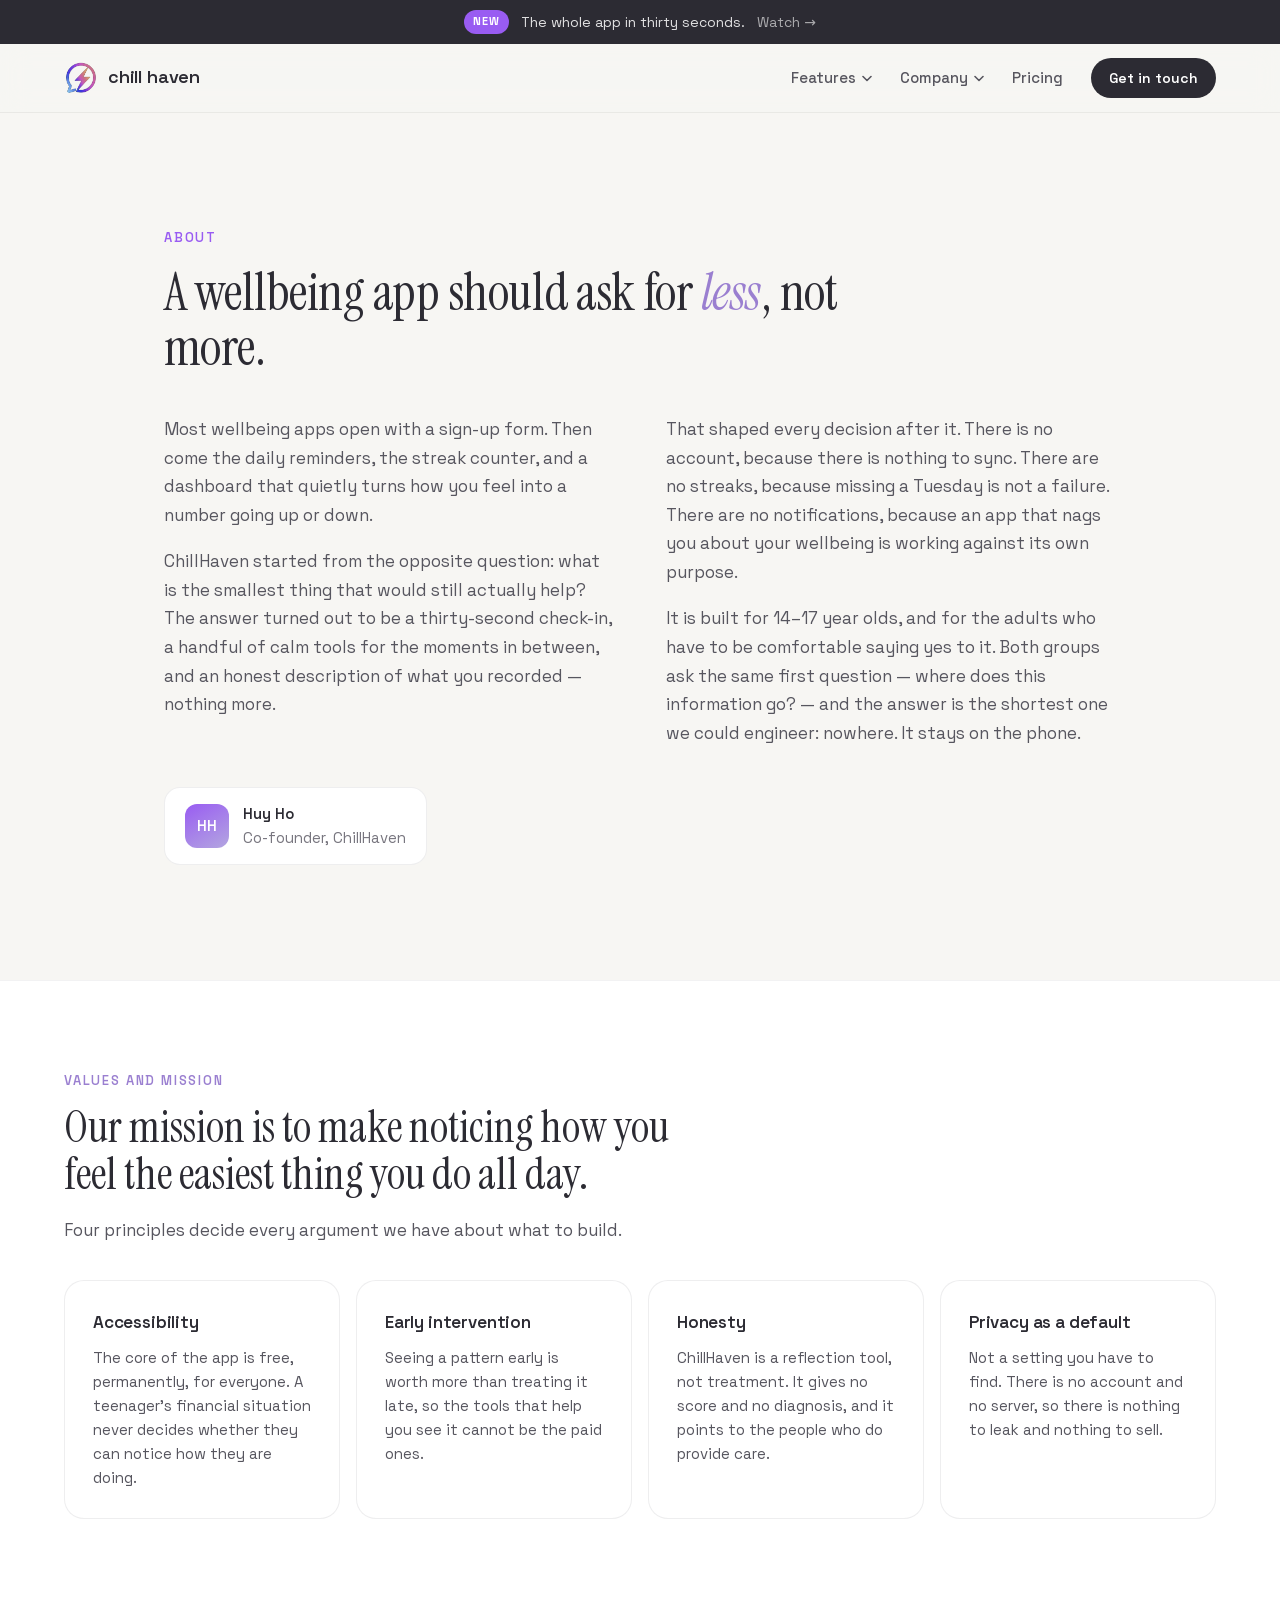
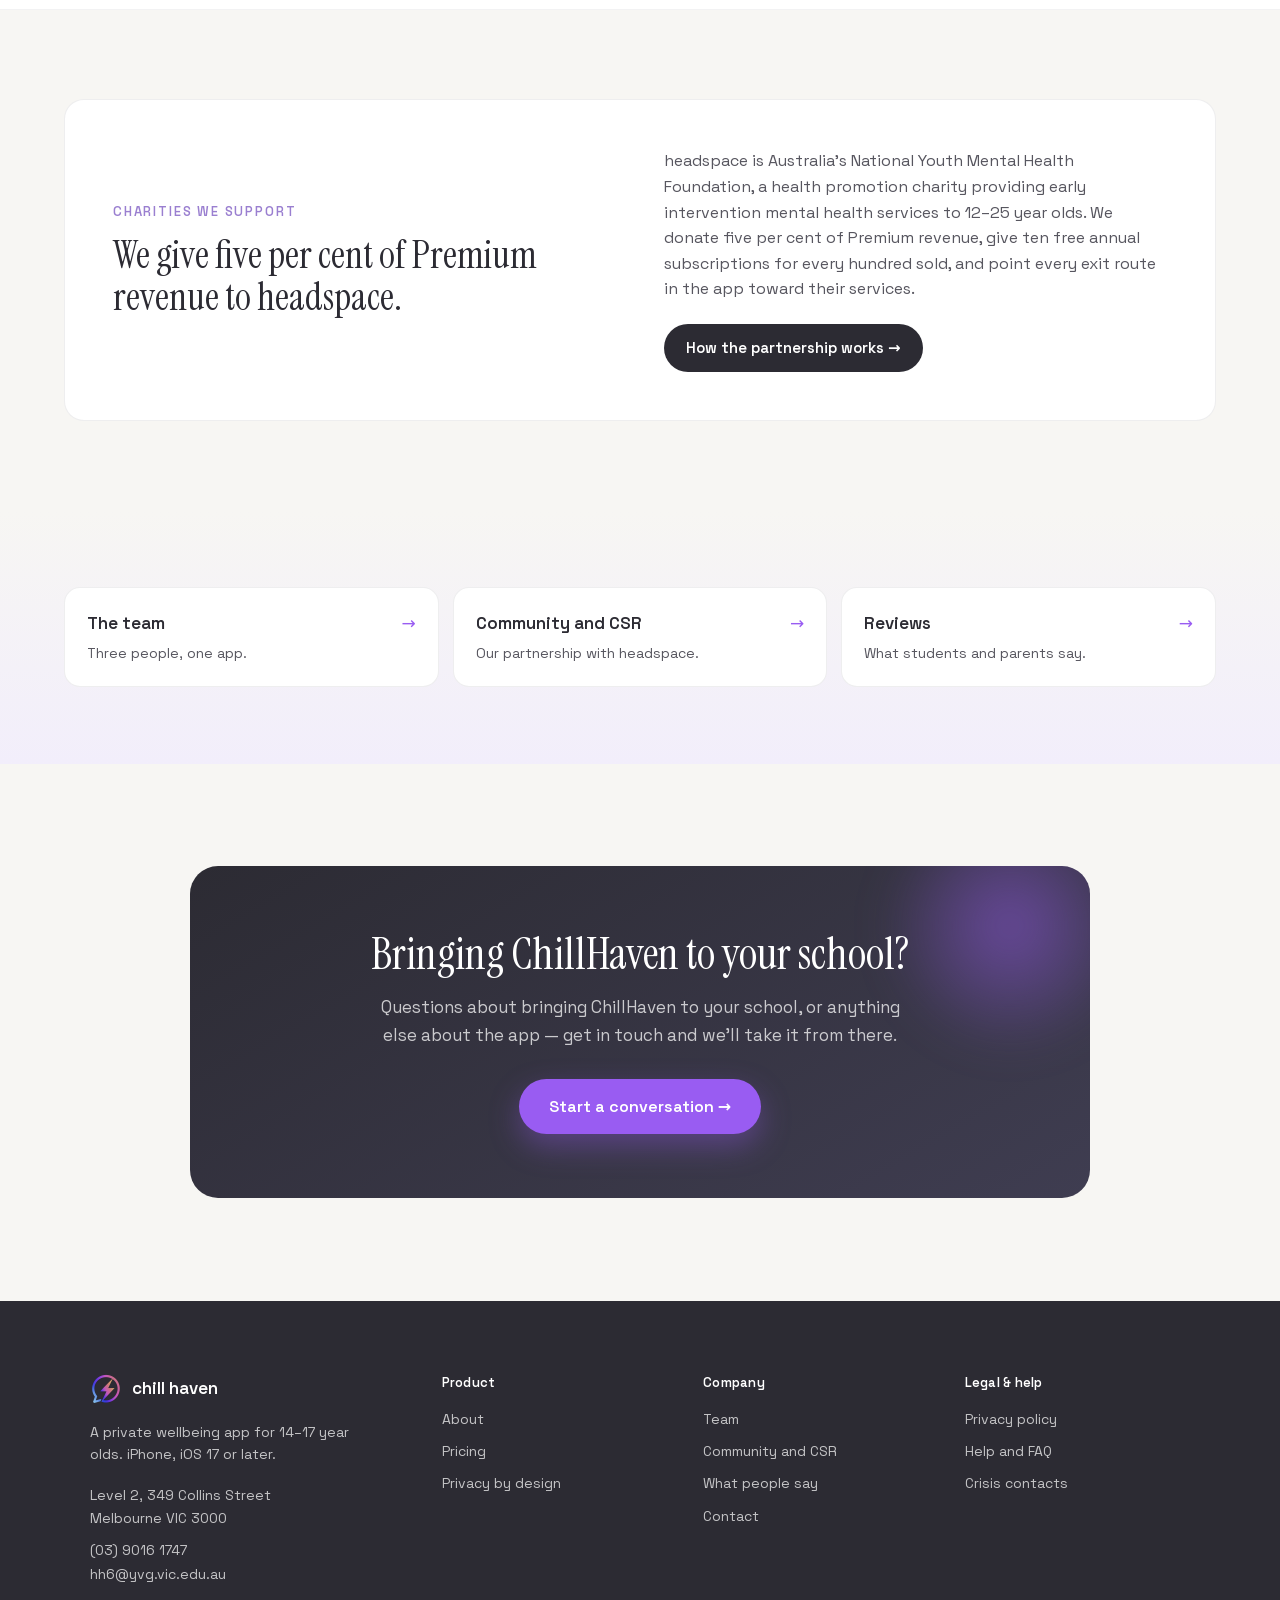
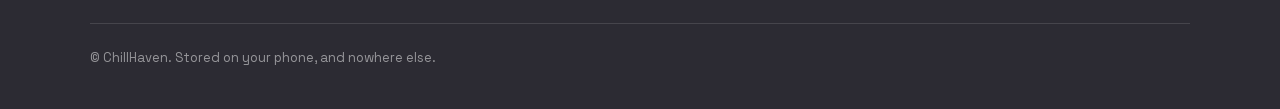
<file: about.html>
<!doctype html>
<html lang="en"><head><meta charset="utf-8"><meta name="viewport" content="width=device-width, initial-scale=1"><title>About — ChillHaven</title><meta name="description" content="Why ChillHaven asks for less, not more: no account, no streaks, no notifications, and nothing that leaves the phone."><meta name="theme-color" content="#f7f6f3"><link rel="icon" href="assets/logo.webp" type="image/webp"><style>
    .sc-placeholder{background:color-mix(in srgb,currentColor 8%,transparent);
      border:1px solid color-mix(in srgb,currentColor 50%,transparent);
      border-radius:2px;box-sizing:border-box;overflow:hidden}
    @keyframes sc-shine{0%{background-position:100% 50%}100%{background-position:0% 50%}}
    html.sc-dc-streaming .sc-placeholder,
    html.sc-dc-streaming .sc-interp.sc-missing{position:relative;
      background:color-mix(in srgb,currentColor 5%,transparent);
      border-color:transparent}
    html.sc-dc-streaming .sc-placeholder::before,
    html.sc-dc-streaming .sc-interp.sc-missing::before{content:'';
      position:absolute;inset:0;pointer-events:none;
      background:linear-gradient(90deg,rgba(217,119,87,0) 25%,rgba(247,225,211,.95) 37%,rgba(217,119,87,0) 63%);
      background-size:400% 100%;animation:sc-shine 1.4s ease infinite}
    html.sc-dc-streaming .sc-placeholder:nth-child(n+9 of .sc-placeholder)::before,
    html.sc-dc-streaming .sc-interp.sc-missing:nth-child(n+9 of .sc-interp.sc-missing)::before{animation:none;
      background:color-mix(in srgb,currentColor 8%,transparent)}
    .sc-placeholder-error{padding:4px 8px;font:11px/1.4 ui-monospace,monospace;
      color:color-mix(in srgb,currentColor 70%,transparent);word-break:break-word}
    .sc-interp.sc-missing{display:inline-block;width:2em;height:1em;overflow:hidden;
      vertical-align:text-bottom;background:rgba(255,255,255,.3);border:1px solid rgba(0,0,0,.5);
      border-radius:2px;box-sizing:border-box;color:transparent;
      user-select:none}
    .sc-interp.sc-unresolved{font-family:ui-monospace,monospace;font-size:.85em;
      color:color-mix(in srgb,currentColor 50%,transparent);
      background:color-mix(in srgb,currentColor 10%,transparent);border-radius:3px;
      padding:0 3px}
    .sc-host.sc-has-error{position:relative}
    .sc-logic-error{position:absolute;top:8px;left:8px;z-index:2147483647;max-width:60ch;
      padding:6px 10px;background:#b00020;color:#fff;font:12px/1.4 ui-monospace,monospace;
      border-radius:4px;white-space:pre-wrap;pointer-events:none}
    /* Mirrors PRINT_BASELINE_CSS in apps/web deck-stage-export.ts — keep both
       in sync until dc-runtime regains a build step. */
    @media print {
      @page { margin: 0.5cm; }
      figure, table { break-inside: avoid; }
      #dc-root, #dc-root > .sc-host { height: auto; }
      *, *::before, *::after {
        print-color-adjust: exact; -webkit-print-color-adjust: exact;
        backdrop-filter: none !important; -webkit-backdrop-filter: none !important;
        animation-delay: -99s !important; animation-duration: .001s !important;
        animation-iteration-count: 1 !important; animation-fill-mode: both !important;
        animation-play-state: running !important; transition-duration: 0s !important;
      }
    }
  </style>



<style>x-dc{display:none!important}</style><style>html,body{height:100%;margin:0}#dc-root,#dc-root>.sc-host{height:100%}</style><link rel="preconnect" href="https://fonts.googleapis.com" data-dc-tpl="1"><link rel="preconnect" href="https://fonts.gstatic.com" data-dc-tpl="2"><style data-dc-tpl="3">/* latin-ext */
@font-face {
  font-family: 'Instrument Serif';
  font-style: italic;
  font-weight: 400;
  font-display: swap;
  src: url("[data-uri]") format('woff2');
  unicode-range: U+0100-02BA, U+02BD-02C5, U+02C7-02CC, U+02CE-02D7, U+02DD-02FF, U+0304, U+0308, U+0329, U+1D00-1DBF, U+1E00-1E9F, U+1EF2-1EFF, U+2020, U+20A0-20AB, U+20AD-20C0, U+2113, U+2C60-2C7F, U+A720-A7FF;
}
/* latin */
@font-face {
  font-family: 'Instrument Serif';
  font-style: italic;
  font-weight: 400;
  font-display: swap;
  src: url("[data-uri]") format('woff2');
  unicode-range: U+0000-00FF, U+0131, U+0152-0153, U+02BB-02BC, U+02C6, U+02DA, U+02DC, U+0304, U+0308, U+0329, U+2000-206F, U+20AC, U+2122, U+2191, U+2193, U+2212, U+2215, U+FEFF, U+FFFD;
}
/* latin-ext */
@font-face {
  font-family: 'Instrument Serif';
  font-style: normal;
  font-weight: 400;
  font-display: swap;
  src: url("[data-uri]") format('woff2');
  unicode-range: U+0100-02BA, U+02BD-02C5, U+02C7-02CC, U+02CE-02D7, U+02DD-02FF, U+0304, U+0308, U+0329, U+1D00-1DBF, U+1E00-1E9F, U+1EF2-1EFF, U+2020, U+20A0-20AB, U+20AD-20C0, U+2113, U+2C60-2C7F, U+A720-A7FF;
}
/* latin */
@font-face {
  font-family: 'Instrument Serif';
  font-style: normal;
  font-weight: 400;
  font-display: swap;
  src: url("[data-uri]") format('woff2');
  unicode-range: U+0000-00FF, U+0131, U+0152-0153, U+02BB-02BC, U+02C6, U+02DA, U+02DC, U+0304, U+0308, U+0329, U+2000-206F, U+20AC, U+2122, U+2191, U+2193, U+2212, U+2215, U+FEFF, U+FFFD;
}
/* vietnamese */
@font-face {
  font-family: 'Space Grotesk';
  font-style: normal;
  font-weight: 400;
  font-display: swap;
  src: url("[data-uri]") format('woff2');
  unicode-range: U+0102-0103, U+0110-0111, U+0128-0129, U+0168-0169, U+01A0-01A1, U+01AF-01B0, U+0300-0301, U+0303-0304, U+0308-0309, U+0323, U+0329, U+1EA0-1EF9, U+20AB;
}
/* latin-ext */
@font-face {
  font-family: 'Space Grotesk';
  font-style: normal;
  font-weight: 400;
  font-display: swap;
  src: url("[data-uri]") format('woff2');
  unicode-range: U+0100-02BA, U+02BD-02C5, U+02C7-02CC, U+02CE-02D7, U+02DD-02FF, U+0304, U+0308, U+0329, U+1D00-1DBF, U+1E00-1E9F, U+1EF2-1EFF, U+2020, U+20A0-20AB, U+20AD-20C0, U+2113, U+2C60-2C7F, U+A720-A7FF;
}
/* latin */
@font-face {
  font-family: 'Space Grotesk';
  font-style: normal;
  font-weight: 400;
  font-display: swap;
  src: url("[data-uri]") format('woff2');
  unicode-range: U+0000-00FF, U+0131, U+0152-0153, U+02BB-02BC, U+02C6, U+02DA, U+02DC, U+0304, U+0308, U+0329, U+2000-206F, U+20AC, U+2122, U+2191, U+2193, U+2212, U+2215, U+FEFF, U+FFFD;
}
/* vietnamese */
@font-face {
  font-family: 'Space Grotesk';
  font-style: normal;
  font-weight: 500;
  font-display: swap;
  src: url("[data-uri]") format('woff2');
  unicode-range: U+0102-0103, U+0110-0111, U+0128-0129, U+0168-0169, U+01A0-01A1, U+01AF-01B0, U+0300-0301, U+0303-0304, U+0308-0309, U+0323, U+0329, U+1EA0-1EF9, U+20AB;
}
/* latin-ext */
@font-face {
  font-family: 'Space Grotesk';
  font-style: normal;
  font-weight: 500;
  font-display: swap;
  src: url("[data-uri]") format('woff2');
  unicode-range: U+0100-02BA, U+02BD-02C5, U+02C7-02CC, U+02CE-02D7, U+02DD-02FF, U+0304, U+0308, U+0329, U+1D00-1DBF, U+1E00-1E9F, U+1EF2-1EFF, U+2020, U+20A0-20AB, U+20AD-20C0, U+2113, U+2C60-2C7F, U+A720-A7FF;
}
/* latin */
@font-face {
  font-family: 'Space Grotesk';
  font-style: normal;
  font-weight: 500;
  font-display: swap;
  src: url("[data-uri]") format('woff2');
  unicode-range: U+0000-00FF, U+0131, U+0152-0153, U+02BB-02BC, U+02C6, U+02DA, U+02DC, U+0304, U+0308, U+0329, U+2000-206F, U+20AC, U+2122, U+2191, U+2193, U+2212, U+2215, U+FEFF, U+FFFD;
}
/* vietnamese */
@font-face {
  font-family: 'Space Grotesk';
  font-style: normal;
  font-weight: 600;
  font-display: swap;
  src: url("[data-uri]") format('woff2');
  unicode-range: U+0102-0103, U+0110-0111, U+0128-0129, U+0168-0169, U+01A0-01A1, U+01AF-01B0, U+0300-0301, U+0303-0304, U+0308-0309, U+0323, U+0329, U+1EA0-1EF9, U+20AB;
}
/* latin-ext */
@font-face {
  font-family: 'Space Grotesk';
  font-style: normal;
  font-weight: 600;
  font-display: swap;
  src: url("[data-uri]") format('woff2');
  unicode-range: U+0100-02BA, U+02BD-02C5, U+02C7-02CC, U+02CE-02D7, U+02DD-02FF, U+0304, U+0308, U+0329, U+1D00-1DBF, U+1E00-1E9F, U+1EF2-1EFF, U+2020, U+20A0-20AB, U+20AD-20C0, U+2113, U+2C60-2C7F, U+A720-A7FF;
}
/* latin */
@font-face {
  font-family: 'Space Grotesk';
  font-style: normal;
  font-weight: 600;
  font-display: swap;
  src: url("[data-uri]") format('woff2');
  unicode-range: U+0000-00FF, U+0131, U+0152-0153, U+02BB-02BC, U+02C6, U+02DA, U+02DC, U+0304, U+0308, U+0329, U+2000-206F, U+20AC, U+2122, U+2191, U+2193, U+2212, U+2215, U+FEFF, U+FFFD;
}
/* vietnamese */
@font-face {
  font-family: 'Space Grotesk';
  font-style: normal;
  font-weight: 700;
  font-display: swap;
  src: url("[data-uri]") format('woff2');
  unicode-range: U+0102-0103, U+0110-0111, U+0128-0129, U+0168-0169, U+01A0-01A1, U+01AF-01B0, U+0300-0301, U+0303-0304, U+0308-0309, U+0323, U+0329, U+1EA0-1EF9, U+20AB;
}
/* latin-ext */
@font-face {
  font-family: 'Space Grotesk';
  font-style: normal;
  font-weight: 700;
  font-display: swap;
  src: url("[data-uri]") format('woff2');
  unicode-range: U+0100-02BA, U+02BD-02C5, U+02C7-02CC, U+02CE-02D7, U+02DD-02FF, U+0304, U+0308, U+0329, U+1D00-1DBF, U+1E00-1E9F, U+1EF2-1EFF, U+2020, U+20A0-20AB, U+20AD-20C0, U+2113, U+2C60-2C7F, U+A720-A7FF;
}
/* latin */
@font-face {
  font-family: 'Space Grotesk';
  font-style: normal;
  font-weight: 700;
  font-display: swap;
  src: url("[data-uri]") format('woff2');
  unicode-range: U+0000-00FF, U+0131, U+0152-0153, U+02BB-02BC, U+02C6, U+02DA, U+02DC, U+0304, U+0308, U+0329, U+2000-206F, U+20AC, U+2122, U+2191, U+2193, U+2212, U+2215, U+FEFF, U+FFFD;
}
</style><style data-dc-tpl="5">
  *{box-sizing:border-box}
  html{scroll-behavior:smooth}
  body{margin:0;background:#f7f6f3;color:#2c2b33;font-family:'Space Grotesk',system-ui,sans-serif;-webkit-font-smoothing:antialiased;font-size:17px;line-height:1.6}
  a{color:#995cf2;text-decoration:none}
  a:hover{color:#7a44cc}
  ::selection{background:#ffd9d3;color:#2c2b33}
  @keyframes floaty{0%,100%{transform:translateY(0)}50%{transform:translateY(-14px)}}
  @keyframes drift{0%,100%{transform:translate(0,0) scale(1)}50%{transform:translate(24px,-20px) scale(1.08)}}
  @keyframes breathe{0%,100%{transform:scale(1);opacity:.5}50%{transform:scale(1.18);opacity:.9}}
</style>
<style>
  .ch-bar{background:#2c2b33;color:rgba(255,255,255,.86);font-size:14px}
  .ch-bar a{display:flex;align-items:center;justify-content:center;gap:12px;
    max-width:1200px;margin:0 auto;padding:10px 24px;color:inherit;flex-wrap:wrap}
  .ch-bar a:hover{color:#fff}
  .ch-bar .tag{background:#995cf2;color:#fff;font-size:11px;font-weight:700;
    letter-spacing:.1em;text-transform:uppercase;padding:3px 9px;border-radius:999px}
  .ch-bar .go{color:rgba(255,255,255,.6)}

  .ch-nav-links{display:flex;align-items:center;gap:28px}
  .ch-link{color:#57565f;font-size:15px;font-weight:500}
  .ch-link:hover{color:#2c2b33}
  .ch-link[aria-current="page"]{color:#995cf2}

  .ch-menu{position:relative}
  .ch-menu-t{appearance:none;border:0;background:none;padding:0;cursor:pointer;
    display:inline-flex;align-items:center;gap:6px;
    font:inherit;font-size:15px;font-weight:500;color:#57565f;letter-spacing:inherit}
  .ch-menu-t:hover,.ch-menu:hover .ch-menu-t,.ch-menu:focus-within .ch-menu-t{color:#2c2b33}
  .ch-menu-t svg{transition:transform .18s ease}
  .ch-menu:hover .ch-menu-t svg,.ch-menu:focus-within .ch-menu-t svg{transform:rotate(180deg)}

  .ch-menu-p{position:absolute;top:calc(100% + 14px);left:-20px;z-index:80;
    width:min(92vw,560px);background:#fff;border:1px solid rgba(44,43,51,.08);
    border-radius:18px;box-shadow:0 30px 60px -24px rgba(44,43,51,.34);
    padding:20px;opacity:0;visibility:hidden;transform:translateY(-8px);
    transition:opacity .18s ease,transform .18s ease,visibility .18s}
  .ch-menu:hover .ch-menu-p,.ch-menu:focus-within .ch-menu-p{opacity:1;visibility:visible;transform:none}
  .ch-menu-p::before{content:"";position:absolute;top:-14px;left:0;right:0;height:14px}
  .ch-menu-h{margin:0 0 14px 8px;font-size:11px;font-weight:700;letter-spacing:.14em;
    text-transform:uppercase;color:#9a7fd0}
  .ch-menu-g{display:grid;grid-template-columns:1fr 1fr;gap:4px}
  .ch-menu-g a{display:flex;gap:12px;padding:10px;border-radius:12px;color:#2c2b33}
  .ch-menu-g a:hover{background:#f4f1fb;color:#2c2b33}
  .ch-menu-g strong{display:block;font-size:15px;font-weight:600}
  .ch-menu-g em{display:block;font-style:normal;font-size:13px;color:#57565f;margin-top:2px}
  .ch-thumb{flex:none;width:34px;height:46px;border-radius:7px;overflow:hidden;
    background:linear-gradient(170deg,#fff2ef,#efeafb);border:1px solid rgba(44,43,51,.1);
    background-size:cover;background-position:center top}
  .ch-dot{flex:none;width:34px;height:34px;border-radius:11px;display:grid;place-items:center;
    background:#f4f1fb;color:#995cf2;font-size:13px;font-weight:700;align-self:flex-start}

  @media (max-width:920px){
    .ch-nav-links{gap:16px}
    .ch-hide-sm{display:none}
    .ch-menu-p{position:fixed;left:12px;right:12px;width:auto;top:auto;margin-top:14px}
    .ch-menu-g{grid-template-columns:1fr}
  }
  @media (max-width:560px){
    .ch-nav{padding:12px 16px !important;gap:12px !important}
    .ch-brand-word{display:none}
    .ch-nav-links{gap:14px}
    .ch-menu-t{font-size:14px}
    .ch-cta{padding:8px 14px !important;font-size:13px !important}
    .ch-bar a{padding:9px 16px;gap:8px;font-size:13px}
  }
</style>
</head>
<body>
<div id="dc-root"><div class="sc-host" data-sc-name="index"><div data-dc-tpl="6" style="overflow-x: hidden;"><div class="ch-bar">
  <a href="index.html#film"><span class="tag">New</span><span>The whole app in thirty seconds.</span><span class="go">Watch &rarr;</span></a>
</div>
<header style="position: sticky; top: 0px; z-index: 60; backdrop-filter: blur(14px); background: rgba(247, 246, 243, 0.78); border-bottom: 1px solid rgba(44, 43, 51, 0.07);">
  <nav class="ch-nav" style="max-width: 1200px; margin: 0px auto; padding: 14px 24px; display: flex; align-items: center; gap: 24px;">
    <a href="index.html" style="display: flex; align-items: center; gap: 10px; color: rgb(44, 43, 51); font-weight: 600; letter-spacing: -0.01em;">
      <span style="display:grid;place-items:center;width:34px;height:34px;border-radius:11px;overflow:hidden;background:transparent;flex:none;"><img src="assets/mark.webp" alt="" width="34" height="34" style="width:100%;height:100%;object-fit:contain;display:block;"></span>
      <span class="ch-brand-word" style="font-size: 18px;">chill haven</span>
    </a>
    <div style="flex: 1 1 0%;"></div>
    <div class="ch-nav-links">
      <div class="ch-menu">
        <button class="ch-menu-t" type="button">Features<svg width="10" height="7" viewBox="0 0 10 7" fill="none" aria-hidden="true"><path d="M1 1.5 5 5.5 9 1.5" stroke="currentColor" stroke-width="1.6" stroke-linecap="round" stroke-linejoin="round"/></svg></button>
        <div class="ch-menu-p">
          <p class="ch-menu-h">Features</p>
          <div class="ch-menu-g"><a href="check-in.html"><span class="ch-thumb" style="background-image:url(&quot;assets/checkIn.webp&quot;)"></span><span><strong>Check In</strong><em>Thirty seconds, then you're done</em></span></a><a href="sleep.html"><span class="ch-thumb" style="background-image:url(&quot;assets/sleep.webp&quot;)"></span><span><strong>Sleep</strong><em>Bedtime, wake time, how it went</em></span></a><a href="routines.html"><span class="ch-thumb" style="background-image:url(&quot;assets/routines.webp&quot;)"></span><span><strong>Routines</strong><em>No streak to break</em></span></a><a href="calm-tools.html"><span class="ch-thumb" style="background-image:url(&quot;assets/calmTools.webp&quot;)"></span><span><strong>Calm Tools</strong><em>For when you need to slow down</em></span></a><a href="insights.html"><span class="ch-thumb" style="background-image:url(&quot;assets/insights.webp&quot;)"></span><span><strong>Insights</strong><em>Trends, in ordinary sentences</em></span></a></div>
        </div>
      </div>
      <div class="ch-menu">
        <button class="ch-menu-t" type="button">Company<svg width="10" height="7" viewBox="0 0 10 7" fill="none" aria-hidden="true"><path d="M1 1.5 5 5.5 9 1.5" stroke="currentColor" stroke-width="1.6" stroke-linecap="round" stroke-linejoin="round"/></svg></button>
        <div class="ch-menu-p">
          <p class="ch-menu-h">Company</p>
          <div class="ch-menu-g"><a href="about.html"><span class="ch-dot">A</span><span><strong>About us</strong><em>Our story, values and mission</em></span></a><a href="team.html"><span class="ch-dot">T</span><span><strong>Team</strong><em>Three people, one app</em></span></a><a href="community.html"><span class="ch-dot">C</span><span><strong>Community and CSR</strong><em>The charity we support</em></span></a><a href="reviews.html"><span class="ch-dot">R</span><span><strong>Reviews</strong><em>What students and parents say</em></span></a><a href="win.html"><span class="ch-dot">G</span><span><strong>Giveaway</strong><em>Spin the wheel, win a prize</em></span></a><a href="support.html"><span class="ch-dot">H</span><span><strong>Help and FAQ</strong><em>Common questions, answered</em></span></a><a href="privacy.html"><span class="ch-dot">P</span><span><strong>Privacy</strong><em>Where your information goes</em></span></a></div>
        </div>
      </div>
      <a class="ch-link" href="pricing.html">Pricing</a>
      <a class="ch-cta" href="support.html#contact" style="display: inline-flex; align-items: center; padding: 9px 18px; border-radius: 999px; background: rgb(44, 43, 51); color: rgb(255, 255, 255); font-size: 14px; font-weight: 600;">Get in touch</a>
    </div>
  </nav>
</header><section data-dc-tpl="68" id="about" style="padding: clamp(72px, 9vw, 130px) 0px;">
  <div data-dc-tpl="69" style="max-width: 1000px; margin: 0px auto; padding: 0px 24px;">
    <p data-dc-tpl="70" data-reveal="" style="margin: 0px; font-size: 13px; font-weight: 600; letter-spacing: 0.14em; text-transform: uppercase; color: rgb(153, 92, 242); opacity: 0; transform: translateY(28px); transition: opacity 0.8s cubic-bezier(0.2, 0.7, 0.2, 1), transform 0.8s cubic-bezier(0.2, 0.7, 0.2, 1);">About</p>
    <h2 data-dc-tpl="71" data-reveal="" data-reveal-delay="60" style="margin: 16px 0px 0px; max-width: 760px; font-family: &quot;Instrument Serif&quot;, serif; font-weight: 400; font-size: clamp(30px, 4.4vw, 52px); line-height: 1.06; letter-spacing: -0.01em; opacity: 0; transform: translateY(28px); transition: opacity 0.8s cubic-bezier(0.2, 0.7, 0.2, 1) 60ms, transform 0.8s cubic-bezier(0.2, 0.7, 0.2, 1) 60ms;">A wellbeing app should ask for <span data-dc-tpl="72" style="font-style: italic; color: rgb(154, 127, 208);">less</span>, not more.</h2>
    <div data-dc-tpl="73" style="margin: 40px 0px 0px; display: grid; grid-template-columns: 1fr 1fr; gap: clamp(24px, 4vw, 56px);">
      <div data-dc-tpl="74" data-reveal="" data-reveal-delay="80" style="font-size: 17px; color: rgb(87, 86, 95); line-height: 1.68; opacity: 0; transform: translateY(28px); transition: opacity 0.8s cubic-bezier(0.2, 0.7, 0.2, 1) 80ms, transform 0.8s cubic-bezier(0.2, 0.7, 0.2, 1) 80ms;">
        <p data-dc-tpl="75" style="margin: 0px 0px 18px;">Most wellbeing apps open with a sign-up form. Then come the daily reminders, the streak counter, and a dashboard that quietly turns how you feel into a number going up or down.</p>
        <p data-dc-tpl="76" style="margin: 0px;">ChillHaven started from the opposite question: what is the smallest thing that would still actually help? The answer turned out to be a thirty-second check-in, a handful of calm tools for the moments in between, and an honest description of what you recorded — nothing more.</p>
      </div>
      <div data-dc-tpl="77" data-reveal="" data-reveal-delay="160" style="font-size: 17px; color: rgb(87, 86, 95); line-height: 1.68; opacity: 0; transform: translateY(28px); transition: opacity 0.8s cubic-bezier(0.2, 0.7, 0.2, 1) 160ms, transform 0.8s cubic-bezier(0.2, 0.7, 0.2, 1) 160ms;">
        <p data-dc-tpl="78" style="margin: 0px 0px 18px;">That shaped every decision after it. There is no account, because there is nothing to sync. There are no streaks, because missing a Tuesday is not a failure. There are no notifications, because an app that nags you about your wellbeing is working against its own purpose.</p>
        <p data-dc-tpl="79" style="margin: 0px;">It is built for 14–17 year olds, and for the adults who have to be comfortable saying yes to it. Both groups ask the same first question — where does this information go? — and the answer is the shortest one we could engineer: nowhere. It stays on the phone.</p>
      </div>
    </div>
    <div data-dc-tpl="80" data-reveal="" data-reveal-delay="200" style="margin: 40px 0px 0px; display: inline-flex; align-items: center; gap: 14px; padding: 14px 20px; border-radius: 16px; background: rgb(255, 255, 255); border: 1px solid rgba(44, 43, 51, 0.08); opacity: 0; transform: translateY(28px); transition: opacity 0.8s cubic-bezier(0.2, 0.7, 0.2, 1) 200ms, transform 0.8s cubic-bezier(0.2, 0.7, 0.2, 1) 200ms;">
      <span data-dc-tpl="81" style="display: grid; place-items: center; width: 44px; height: 44px; border-radius: 12px; background: linear-gradient(150deg, rgb(153, 92, 242), rgb(179, 166, 224)); color: rgb(255, 255, 255); font-weight: 600; font-size: 15px;">HH</span>
      <span data-dc-tpl="82" style="font-size: 15px; color: rgb(44, 43, 51);"><strong data-dc-tpl="83" style="font-weight: 600;">Huy Ho</strong><br data-dc-tpl="84"><span data-dc-tpl="85" style="color: rgb(120, 118, 127);">Co-founder, ChillHaven</span></span>
    </div>
  </div></section><section id="values" style="padding: clamp(56px, 7vw, 96px) 0px; background: rgb(255, 255, 255); border-top: 1px solid rgba(44, 43, 51, 0.06); border-bottom: 1px solid rgba(44, 43, 51, 0.06);">
  <div style="max-width: 1200px; margin: 0px auto; padding: 0px 24px;">
    <div data-reveal="" style="max-width: 660px; margin-bottom: 36px; opacity: 0; transform: translateY(28px); transition: opacity 0.8s cubic-bezier(0.2, 0.7, 0.2, 1), transform 0.8s cubic-bezier(0.2, 0.7, 0.2, 1);">
      <p style="margin: 0px; font-size: 13px; font-weight: 600; letter-spacing: 0.14em; text-transform: uppercase; color: rgb(154, 127, 208);">Values and mission</p>
      <h2 style="margin: 12px 0px 0px; font-family: &quot;Instrument Serif&quot;, serif; font-weight: 400; font-size: clamp(28px, 3.8vw, 44px); line-height: 1.08;">Our mission is to make noticing how you feel the easiest thing you do all day.</h2>
      <p style="margin: 18px 0px 0px; font-size: 17px; color: rgb(87, 86, 95);">Four principles decide every argument we have about what to build.</p>
    </div>
    <div data-reveal="" style="display: grid; grid-template-columns: repeat(auto-fit, minmax(250px, 1fr)); gap: 16px; opacity: 0; transform: translateY(28px); transition: opacity 0.8s cubic-bezier(0.2, 0.7, 0.2, 1), transform 0.8s cubic-bezier(0.2, 0.7, 0.2, 1);"><div style="background: rgb(255, 255, 255); border: 1px solid rgba(44, 43, 51, 0.08); border-radius: 20px; padding: 28px;">
        <h3 style="margin: 0px; font-size: 17px; font-weight: 600; letter-spacing: -0.01em;">Accessibility</h3>
        <p style="margin: 10px 0px 0px; font-size: 15px; color: rgb(87, 86, 95);">The core of the app is free, permanently, for everyone. A teenager&rsquo;s financial situation never decides whether they can notice how they are doing.</p>
      </div><div style="background: rgb(255, 255, 255); border: 1px solid rgba(44, 43, 51, 0.08); border-radius: 20px; padding: 28px;">
        <h3 style="margin: 0px; font-size: 17px; font-weight: 600; letter-spacing: -0.01em;">Early intervention</h3>
        <p style="margin: 10px 0px 0px; font-size: 15px; color: rgb(87, 86, 95);">Seeing a pattern early is worth more than treating it late, so the tools that help you see it cannot be the paid ones.</p>
      </div><div style="background: rgb(255, 255, 255); border: 1px solid rgba(44, 43, 51, 0.08); border-radius: 20px; padding: 28px;">
        <h3 style="margin: 0px; font-size: 17px; font-weight: 600; letter-spacing: -0.01em;">Honesty</h3>
        <p style="margin: 10px 0px 0px; font-size: 15px; color: rgb(87, 86, 95);">ChillHaven is a reflection tool, not treatment. It gives no score and no diagnosis, and it points to the people who do provide care.</p>
      </div><div style="background: rgb(255, 255, 255); border: 1px solid rgba(44, 43, 51, 0.08); border-radius: 20px; padding: 28px;">
        <h3 style="margin: 0px; font-size: 17px; font-weight: 600; letter-spacing: -0.01em;">Privacy as a default</h3>
        <p style="margin: 10px 0px 0px; font-size: 15px; color: rgb(87, 86, 95);">Not a setting you have to find. There is no account and no server, so there is nothing to leak and nothing to sell.</p>
      </div></div>
  </div>
</section>
<section id="charities" style="padding: clamp(56px, 7vw, 96px) 0px;">
  <div style="max-width: 1200px; margin: 0px auto; padding: 0px 24px;">
    <div data-reveal="" style="background: rgb(255, 255, 255); border: 1px solid rgba(44, 43, 51, 0.08); border-radius: 20px; padding: 28px; padding: clamp(28px, 4vw, 48px); display: grid; grid-template-columns: repeat(auto-fit, minmax(260px, 1fr)); gap: clamp(24px, 4vw, 48px); align-items: center; opacity: 0; transform: translateY(28px); transition: opacity 0.8s cubic-bezier(0.2, 0.7, 0.2, 1), transform 0.8s cubic-bezier(0.2, 0.7, 0.2, 1);">
      <div>
        <p style="margin: 0px; font-size: 13px; font-weight: 600; letter-spacing: 0.14em; text-transform: uppercase; color: rgb(154, 127, 208);">Charities we support</p>
        <h2 style="margin: 12px 0px 0px; font-family: &quot;Instrument Serif&quot;, serif; font-weight: 400; font-size: clamp(26px, 3.4vw, 38px); line-height: 1.1;">We give five per cent of Premium revenue to headspace.</h2>
      </div>
      <div>
        <p style="margin: 0px; font-size: 16px; color: rgb(87, 86, 95);">headspace is Australia&rsquo;s National Youth Mental Health Foundation, a health promotion charity providing early intervention mental health services to 12&ndash;25 year olds. We donate five per cent of Premium revenue, give ten free annual subscriptions for every hundred sold, and point every exit route in the app toward their services.</p>
        <a href="community.html" style="display: inline-flex; align-items: center; margin-top: 22px; padding: 12px 22px; border-radius: 999px; background: rgb(44, 43, 51); color: rgb(255, 255, 255); font-size: 15px; font-weight: 600;">How the partnership works &rarr;</a>
      </div>
    </div>
  </div>
</section><section style="padding: clamp(48px, 6vw, 80px) 0px; background: linear-gradient(rgb(247, 246, 243), rgb(242, 238, 251));">
  <div style="max-width: 1200px; margin: 0px auto; padding: 0px 24px;">
    <div data-reveal="" style="display: grid; grid-template-columns: repeat(auto-fit, minmax(260px, 1fr)); gap: 14px; opacity: 0; transform: translateY(28px); transition: opacity 0.8s cubic-bezier(0.2, 0.7, 0.2, 1), transform 0.8s cubic-bezier(0.2, 0.7, 0.2, 1);">
      <a href="team.html" style="display: flex; align-items: baseline; justify-content: space-between; gap: 18px; padding: 22px; border-radius: 16px; border: 1px solid rgba(44, 43, 51, 0.08); background: rgb(255, 255, 255); color: rgb(44, 43, 51);"><span><strong style="display:block;font-size:17px;font-weight:600;">The team</strong><span style="display:block;margin-top:4px;font-size:14px;color:rgb(87, 86, 95);">Three people, one app.</span></span><span style="color: rgb(153, 92, 242);">&rarr;</span></a>
      <a href="community.html" style="display: flex; align-items: baseline; justify-content: space-between; gap: 18px; padding: 22px; border-radius: 16px; border: 1px solid rgba(44, 43, 51, 0.08); background: rgb(255, 255, 255); color: rgb(44, 43, 51);"><span><strong style="display:block;font-size:17px;font-weight:600;">Community and CSR</strong><span style="display:block;margin-top:4px;font-size:14px;color:rgb(87, 86, 95);">Our partnership with headspace.</span></span><span style="color: rgb(153, 92, 242);">&rarr;</span></a>
      <a href="reviews.html" style="display: flex; align-items: baseline; justify-content: space-between; gap: 18px; padding: 22px; border-radius: 16px; border: 1px solid rgba(44, 43, 51, 0.08); background: rgb(255, 255, 255); color: rgb(44, 43, 51);"><span><strong style="display:block;font-size:17px;font-weight:600;">Reviews</strong><span style="display:block;margin-top:4px;font-size:14px;color:rgb(87, 86, 95);">What students and parents say.</span></span><span style="color: rgb(153, 92, 242);">&rarr;</span></a>
    </div>
  </div>
</section><section data-dc-tpl="247" id="contact" style="padding: clamp(64px, 8vw, 110px) 24px;">
  <div data-dc-tpl="248" data-reveal="" style="max-width: 900px; margin: 0px auto; padding: clamp(40px, 5vw, 68px); border-radius: 28px; background: linear-gradient(150deg, rgb(44, 43, 51), rgb(63, 61, 81)); color: rgb(255, 255, 255); text-align: center; position: relative; overflow: hidden; opacity: 0; transform: translateY(28px); transition: opacity 0.8s cubic-bezier(0.2, 0.7, 0.2, 1), transform 0.8s cubic-bezier(0.2, 0.7, 0.2, 1);">
    <div data-dc-tpl="249" style="position: absolute; top: -80px; right: -60px; width: 280px; height: 280px; border-radius: 50%; background: radial-gradient(circle, rgba(153, 92, 242, 0.5), transparent 65%); filter: blur(20px);"></div>
    <div data-dc-tpl="250" style="position: relative; z-index: 1;">
      <h2 data-dc-tpl="251" style="margin: 0px; font-family: &quot;Instrument Serif&quot;, serif; font-weight: 400; font-size: clamp(28px, 4vw, 44px); line-height: 1.1;">Bringing ChillHaven to your school?</h2>
      <p data-dc-tpl="252" style="margin: 16px auto 0px; max-width: 520px; font-size: 17px; color: rgba(255, 255, 255, 0.74);">Questions about bringing ChillHaven to your school, or anything else about the app — get in touch and we'll take it from there.</p>
      <a data-dc-tpl="253" href="support.html#contact" style="display: inline-flex; align-items: center; gap: 9px; margin: 30px 0px 0px; padding: 15px 30px; border-radius: 999px; background: rgb(153, 92, 242); color: rgb(255, 255, 255); font-size: 16px; font-weight: 600; box-shadow: rgba(153, 92, 242, 0.36) 0px 12px 30px;">Start a conversation →</a>
    </div>
  </div></section><footer data-dc-tpl="280" style="background: rgb(44, 43, 51); color: rgba(255, 255, 255, 0.72); padding: clamp(48px, 6vw, 72px) 24px 40px;">
  <div data-dc-tpl="281" style="max-width: 1100px; margin: 0px auto; display: grid; grid-template-columns: 1.4fr 1fr 1fr 1fr; gap: 36px;">
    <div data-dc-tpl="282">
      <a data-dc-tpl="283" href="index.html" style="display: flex; align-items: center; gap: 10px; color: rgb(255, 255, 255); font-weight: 600;"><span style="display:grid;place-items:center;width:32px;height:32px;border-radius:10px;overflow:hidden;background:transparent;flex:none;"><img src="assets/mark.webp" alt="" width="32" height="32" style="width:100%;height:100%;object-fit:contain;display:block;"></span>chill haven</a>
      <p data-dc-tpl="285" style="margin: 16px 0px 0px; font-size: 14px; max-width: 260px; line-height: 1.6;">A private wellbeing app for 14–17 year olds. iPhone, iOS 17 or later.</p>
      <div style="margin: 18px 0px 0px; font-size: 14px; line-height: 1.7;">
        <div>Level 2, 349 Collins Street<br>Melbourne VIC 3000</div>
        <div style="margin-top: 8px;"><a href="tel:+61390161747" style="color: rgba(255, 255, 255, 0.72);">(03) 9016 1747</a></div>
        <div><a href="mailto:hh6@yvg.vic.edu.au" style="color: rgba(255, 255, 255, 0.72);">hh6@yvg.vic.edu.au</a></div>
      </div>
    </div>
    <div data-dc-tpl="286">
      <p data-dc-tpl="287" style="margin: 0px 0px 14px; font-size: 13px; font-weight: 600; color: rgb(255, 255, 255); letter-spacing: 0.02em;">Product</p>
      <div data-dc-tpl="288" style="display: flex; flex-direction: column; gap: 10px; font-size: 14px;"><a data-dc-tpl="289" href="about.html" style="color: rgba(255, 255, 255, 0.72);">About</a><a data-dc-tpl="290" href="pricing.html" style="color: rgba(255, 255, 255, 0.72);">Pricing</a><a data-dc-tpl="291" href="privacy.html#by-design" style="color: rgba(255, 255, 255, 0.72);">Privacy by design</a></div>
    </div>
    <div data-dc-tpl="292">
      <p data-dc-tpl="293" style="margin: 0px 0px 14px; font-size: 13px; font-weight: 600; color: rgb(255, 255, 255); letter-spacing: 0.02em;">Company</p>
      <div data-dc-tpl="294" style="display: flex; flex-direction: column; gap: 10px; font-size: 14px;"><a data-dc-tpl="295" href="team.html" style="color: rgba(255, 255, 255, 0.72);">Team</a><a href="community.html" style="color: rgba(255, 255, 255, 0.72);">Community and CSR</a><a data-dc-tpl="296" href="reviews.html" style="color: rgba(255, 255, 255, 0.72);">What people say</a><a data-dc-tpl="297" href="support.html#contact" style="color: rgba(255, 255, 255, 0.72);">Contact</a></div>
    </div>
    <div data-dc-tpl="298">
      <p data-dc-tpl="299" style="margin: 0px 0px 14px; font-size: 13px; font-weight: 600; color: rgb(255, 255, 255); letter-spacing: 0.02em;">Legal &amp; help</p>
      <div data-dc-tpl="300" style="display: flex; flex-direction: column; gap: 10px; font-size: 14px;"><a data-dc-tpl="301" href="privacy.html" style="color: rgba(255, 255, 255, 0.72);">Privacy policy</a><a data-dc-tpl="302" href="support.html" style="color: rgba(255, 255, 255, 0.72);">Help and FAQ</a><a data-dc-tpl="303" href="index.html#safety" style="color: rgba(255, 255, 255, 0.72);">Crisis contacts</a></div>
    </div>
  </div>
  <div data-dc-tpl="304" style="max-width: 1100px; margin: 36px auto 0px; padding-top: 24px; border-top: 1px solid rgba(255, 255, 255, 0.12); font-size: 13px; color: rgba(255, 255, 255, 0.5);">© ChillHaven. Stored on your phone, and nowhere else.</div></footer></div></div></div>



<noscript><style>[style*="opacity: 0"],[style*="opacity:0"]{opacity:1!important;transform:none!important}</style></noscript>
<script>
/* The design reveals blocks on scroll via inline opacity/transform. The authoring
   runtime drove that; this restores it without the rest of the bundler. */
(function () {
  var targets = [].filter.call(document.querySelectorAll('[style*="opacity"]'), function (el) {
    return el.style.opacity === '0' && /opacity/.test(el.style.transition || '');
  });
  function show(el) { el.style.opacity = '1'; el.style.transform = 'none'; }
  if (window.matchMedia && matchMedia('(prefers-reduced-motion: reduce)').matches) {
    targets.forEach(function (el) { el.style.transition = 'none'; show(el); });
    return;
  }
  if (!('IntersectionObserver' in window)) { targets.forEach(show); return; }
  var io = new IntersectionObserver(function (entries) {
    entries.forEach(function (e) { if (e.isIntersecting) { show(e.target); io.unobserve(e.target); } });
  }, { rootMargin: '0px 0px -8% 0px' });
  targets.forEach(function (el) { io.observe(el); });
})();
</script>
<script>
(function () {
  var film = document.getElementById('ch-film');
  var btn = document.getElementById('ch-film-btn');
  if (!film || !btn) return;
  var playIcon = btn.querySelector('.ch-i-play');
  var pauseIcon = btn.querySelector('.ch-i-pause');

  function sync() {
    var playing = !film.paused && !film.ended;
    btn.setAttribute('data-state', playing ? 'playing' : 'paused');
    btn.setAttribute('aria-label', playing ? 'Pause the film' : 'Play the film');
    playIcon.style.display = playing ? 'none' : 'block';
    pauseIcon.style.display = playing ? 'block' : 'none';
  }

  btn.addEventListener('click', function () { film.paused ? film.play() : film.pause(); });
  film.addEventListener('play', sync);
  film.addEventListener('pause', sync);

  if (!(window.matchMedia && matchMedia('(prefers-reduced-motion: reduce)').matches)) {
    var started = false;
    var start = function () {
      if (started) return;
      started = true;
      var p = film.play();
      if (p && p.catch) p.catch(sync);
    };
    if ('IntersectionObserver' in window) {
      var io = new IntersectionObserver(function (entries) {
        entries.forEach(function (e) { if (e.isIntersecting) { start(); io.disconnect(); } });
      }, { threshold: 0.35 });
      io.observe(film);
    } else { start(); }
  }
  sync();
})();
</script>
</body></html>
</file>
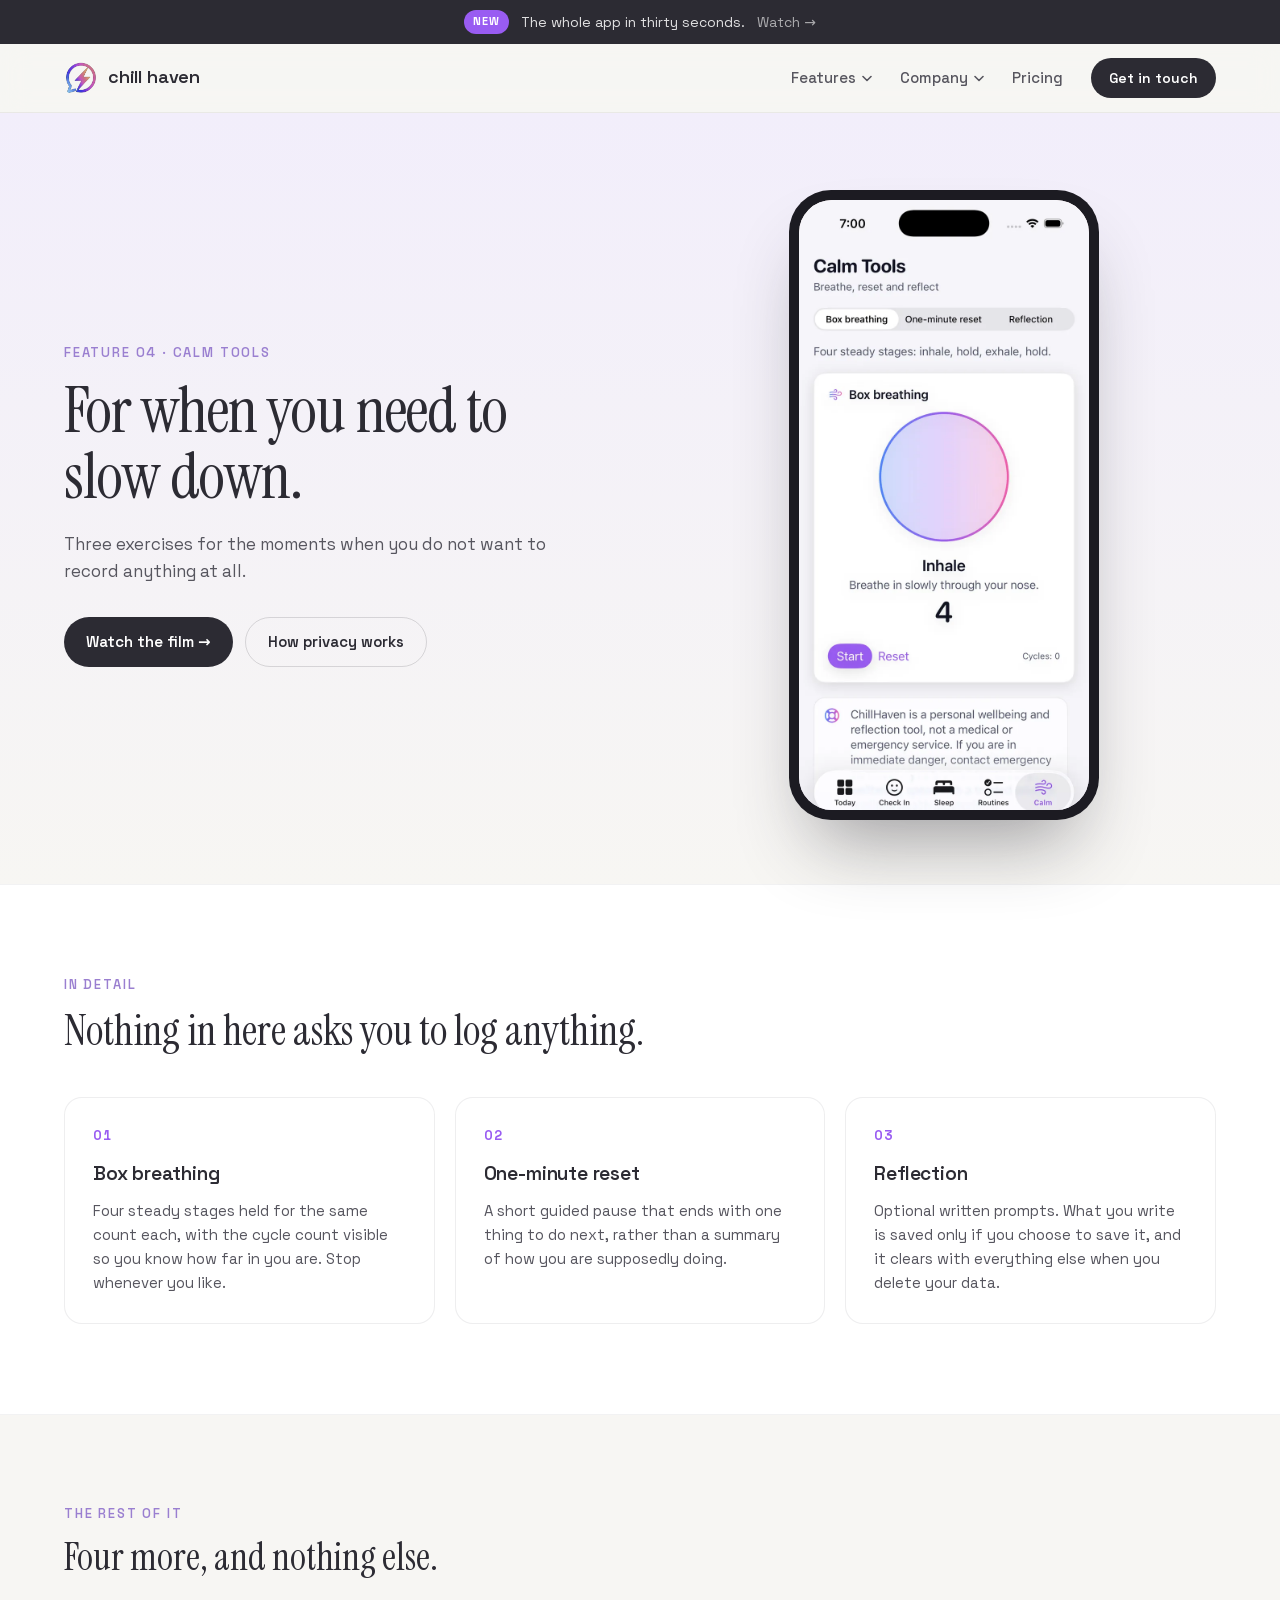
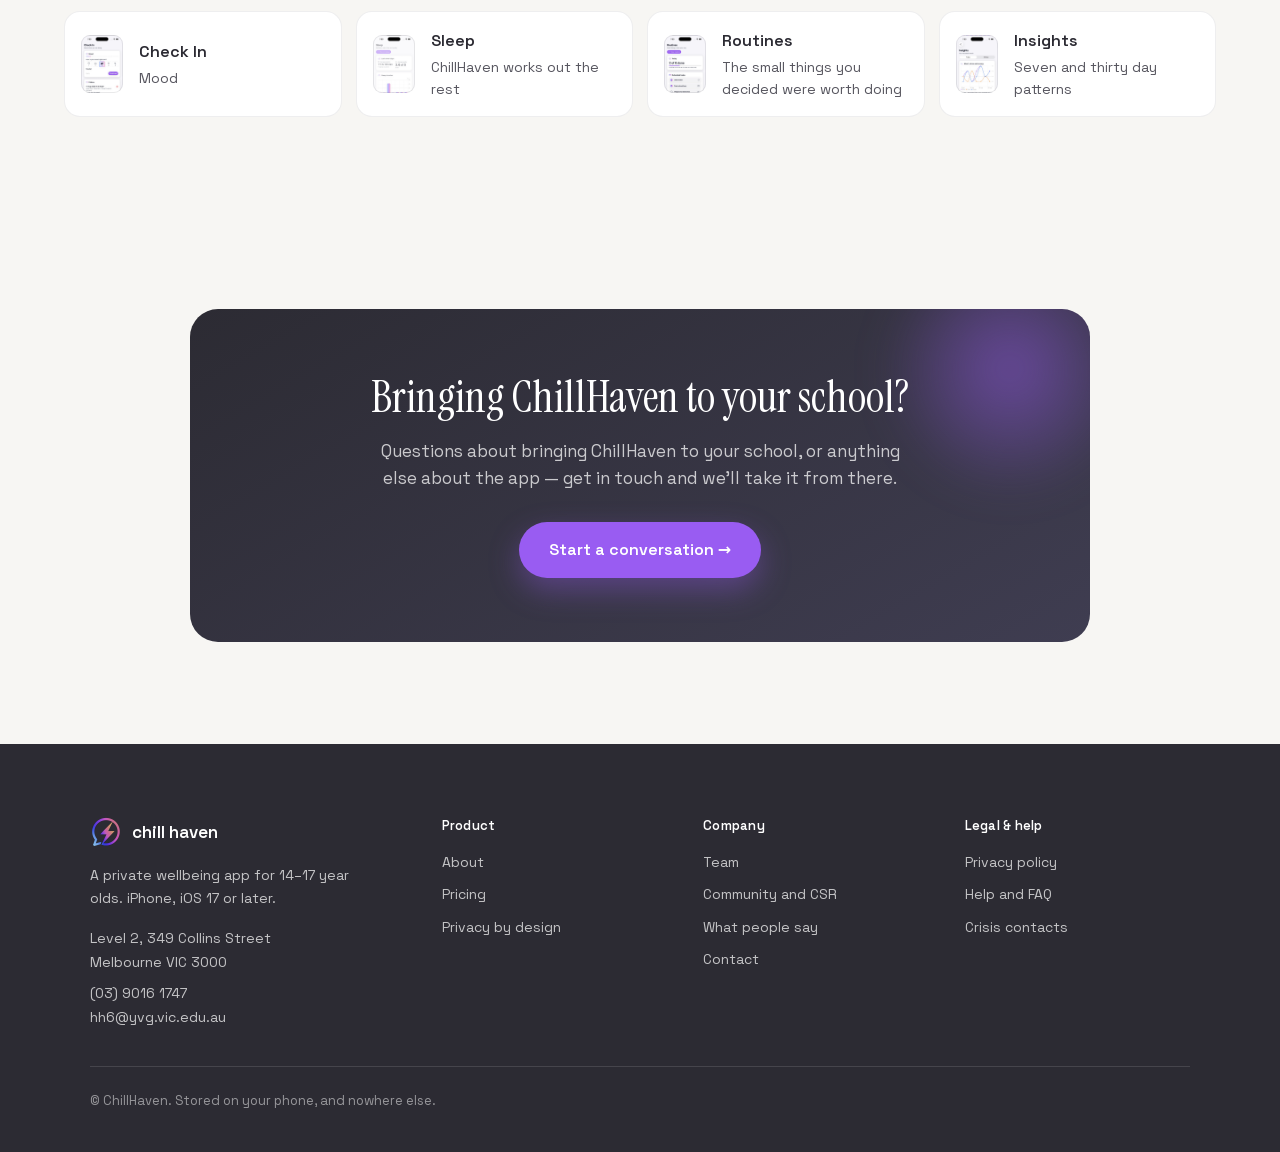
<file: calm-tools.html>
<!doctype html>
<html lang="en"><head><meta charset="utf-8"><meta name="viewport" content="width=device-width, initial-scale=1"><title>Calm Tools — ChillHaven</title><meta name="description" content="Calm Tools: Three exercises for the moments when you do not want to record anything at all."><meta name="theme-color" content="#f7f6f3"><link rel="icon" href="assets/logo.webp" type="image/webp"><style>
    .sc-placeholder{background:color-mix(in srgb,currentColor 8%,transparent);
      border:1px solid color-mix(in srgb,currentColor 50%,transparent);
      border-radius:2px;box-sizing:border-box;overflow:hidden}
    @keyframes sc-shine{0%{background-position:100% 50%}100%{background-position:0% 50%}}
    html.sc-dc-streaming .sc-placeholder,
    html.sc-dc-streaming .sc-interp.sc-missing{position:relative;
      background:color-mix(in srgb,currentColor 5%,transparent);
      border-color:transparent}
    html.sc-dc-streaming .sc-placeholder::before,
    html.sc-dc-streaming .sc-interp.sc-missing::before{content:'';
      position:absolute;inset:0;pointer-events:none;
      background:linear-gradient(90deg,rgba(217,119,87,0) 25%,rgba(247,225,211,.95) 37%,rgba(217,119,87,0) 63%);
      background-size:400% 100%;animation:sc-shine 1.4s ease infinite}
    html.sc-dc-streaming .sc-placeholder:nth-child(n+9 of .sc-placeholder)::before,
    html.sc-dc-streaming .sc-interp.sc-missing:nth-child(n+9 of .sc-interp.sc-missing)::before{animation:none;
      background:color-mix(in srgb,currentColor 8%,transparent)}
    .sc-placeholder-error{padding:4px 8px;font:11px/1.4 ui-monospace,monospace;
      color:color-mix(in srgb,currentColor 70%,transparent);word-break:break-word}
    .sc-interp.sc-missing{display:inline-block;width:2em;height:1em;overflow:hidden;
      vertical-align:text-bottom;background:rgba(255,255,255,.3);border:1px solid rgba(0,0,0,.5);
      border-radius:2px;box-sizing:border-box;color:transparent;
      user-select:none}
    .sc-interp.sc-unresolved{font-family:ui-monospace,monospace;font-size:.85em;
      color:color-mix(in srgb,currentColor 50%,transparent);
      background:color-mix(in srgb,currentColor 10%,transparent);border-radius:3px;
      padding:0 3px}
    .sc-host.sc-has-error{position:relative}
    .sc-logic-error{position:absolute;top:8px;left:8px;z-index:2147483647;max-width:60ch;
      padding:6px 10px;background:#b00020;color:#fff;font:12px/1.4 ui-monospace,monospace;
      border-radius:4px;white-space:pre-wrap;pointer-events:none}
    /* Mirrors PRINT_BASELINE_CSS in apps/web deck-stage-export.ts — keep both
       in sync until dc-runtime regains a build step. */
    @media print {
      @page { margin: 0.5cm; }
      figure, table { break-inside: avoid; }
      #dc-root, #dc-root > .sc-host { height: auto; }
      *, *::before, *::after {
        print-color-adjust: exact; -webkit-print-color-adjust: exact;
        backdrop-filter: none !important; -webkit-backdrop-filter: none !important;
        animation-delay: -99s !important; animation-duration: .001s !important;
        animation-iteration-count: 1 !important; animation-fill-mode: both !important;
        animation-play-state: running !important; transition-duration: 0s !important;
      }
    }
  </style>



<style>x-dc{display:none!important}</style><style>html,body{height:100%;margin:0}#dc-root,#dc-root>.sc-host{height:100%}</style><link rel="preconnect" href="https://fonts.googleapis.com" data-dc-tpl="1"><link rel="preconnect" href="https://fonts.gstatic.com" data-dc-tpl="2"><style data-dc-tpl="3">/* latin-ext */
@font-face {
  font-family: 'Instrument Serif';
  font-style: italic;
  font-weight: 400;
  font-display: swap;
  src: url("[data-uri]") format('woff2');
  unicode-range: U+0100-02BA, U+02BD-02C5, U+02C7-02CC, U+02CE-02D7, U+02DD-02FF, U+0304, U+0308, U+0329, U+1D00-1DBF, U+1E00-1E9F, U+1EF2-1EFF, U+2020, U+20A0-20AB, U+20AD-20C0, U+2113, U+2C60-2C7F, U+A720-A7FF;
}
/* latin */
@font-face {
  font-family: 'Instrument Serif';
  font-style: italic;
  font-weight: 400;
  font-display: swap;
  src: url("[data-uri]") format('woff2');
  unicode-range: U+0000-00FF, U+0131, U+0152-0153, U+02BB-02BC, U+02C6, U+02DA, U+02DC, U+0304, U+0308, U+0329, U+2000-206F, U+20AC, U+2122, U+2191, U+2193, U+2212, U+2215, U+FEFF, U+FFFD;
}
/* latin-ext */
@font-face {
  font-family: 'Instrument Serif';
  font-style: normal;
  font-weight: 400;
  font-display: swap;
  src: url("[data-uri]") format('woff2');
  unicode-range: U+0100-02BA, U+02BD-02C5, U+02C7-02CC, U+02CE-02D7, U+02DD-02FF, U+0304, U+0308, U+0329, U+1D00-1DBF, U+1E00-1E9F, U+1EF2-1EFF, U+2020, U+20A0-20AB, U+20AD-20C0, U+2113, U+2C60-2C7F, U+A720-A7FF;
}
/* latin */
@font-face {
  font-family: 'Instrument Serif';
  font-style: normal;
  font-weight: 400;
  font-display: swap;
  src: url("[data-uri]") format('woff2');
  unicode-range: U+0000-00FF, U+0131, U+0152-0153, U+02BB-02BC, U+02C6, U+02DA, U+02DC, U+0304, U+0308, U+0329, U+2000-206F, U+20AC, U+2122, U+2191, U+2193, U+2212, U+2215, U+FEFF, U+FFFD;
}
/* vietnamese */
@font-face {
  font-family: 'Space Grotesk';
  font-style: normal;
  font-weight: 400;
  font-display: swap;
  src: url("[data-uri]") format('woff2');
  unicode-range: U+0102-0103, U+0110-0111, U+0128-0129, U+0168-0169, U+01A0-01A1, U+01AF-01B0, U+0300-0301, U+0303-0304, U+0308-0309, U+0323, U+0329, U+1EA0-1EF9, U+20AB;
}
/* latin-ext */
@font-face {
  font-family: 'Space Grotesk';
  font-style: normal;
  font-weight: 400;
  font-display: swap;
  src: url("[data-uri]") format('woff2');
  unicode-range: U+0100-02BA, U+02BD-02C5, U+02C7-02CC, U+02CE-02D7, U+02DD-02FF, U+0304, U+0308, U+0329, U+1D00-1DBF, U+1E00-1E9F, U+1EF2-1EFF, U+2020, U+20A0-20AB, U+20AD-20C0, U+2113, U+2C60-2C7F, U+A720-A7FF;
}
/* latin */
@font-face {
  font-family: 'Space Grotesk';
  font-style: normal;
  font-weight: 400;
  font-display: swap;
  src: url("[data-uri]") format('woff2');
  unicode-range: U+0000-00FF, U+0131, U+0152-0153, U+02BB-02BC, U+02C6, U+02DA, U+02DC, U+0304, U+0308, U+0329, U+2000-206F, U+20AC, U+2122, U+2191, U+2193, U+2212, U+2215, U+FEFF, U+FFFD;
}
/* vietnamese */
@font-face {
  font-family: 'Space Grotesk';
  font-style: normal;
  font-weight: 500;
  font-display: swap;
  src: url("[data-uri]") format('woff2');
  unicode-range: U+0102-0103, U+0110-0111, U+0128-0129, U+0168-0169, U+01A0-01A1, U+01AF-01B0, U+0300-0301, U+0303-0304, U+0308-0309, U+0323, U+0329, U+1EA0-1EF9, U+20AB;
}
/* latin-ext */
@font-face {
  font-family: 'Space Grotesk';
  font-style: normal;
  font-weight: 500;
  font-display: swap;
  src: url("[data-uri]") format('woff2');
  unicode-range: U+0100-02BA, U+02BD-02C5, U+02C7-02CC, U+02CE-02D7, U+02DD-02FF, U+0304, U+0308, U+0329, U+1D00-1DBF, U+1E00-1E9F, U+1EF2-1EFF, U+2020, U+20A0-20AB, U+20AD-20C0, U+2113, U+2C60-2C7F, U+A720-A7FF;
}
/* latin */
@font-face {
  font-family: 'Space Grotesk';
  font-style: normal;
  font-weight: 500;
  font-display: swap;
  src: url("[data-uri]") format('woff2');
  unicode-range: U+0000-00FF, U+0131, U+0152-0153, U+02BB-02BC, U+02C6, U+02DA, U+02DC, U+0304, U+0308, U+0329, U+2000-206F, U+20AC, U+2122, U+2191, U+2193, U+2212, U+2215, U+FEFF, U+FFFD;
}
/* vietnamese */
@font-face {
  font-family: 'Space Grotesk';
  font-style: normal;
  font-weight: 600;
  font-display: swap;
  src: url("[data-uri]") format('woff2');
  unicode-range: U+0102-0103, U+0110-0111, U+0128-0129, U+0168-0169, U+01A0-01A1, U+01AF-01B0, U+0300-0301, U+0303-0304, U+0308-0309, U+0323, U+0329, U+1EA0-1EF9, U+20AB;
}
/* latin-ext */
@font-face {
  font-family: 'Space Grotesk';
  font-style: normal;
  font-weight: 600;
  font-display: swap;
  src: url("[data-uri]") format('woff2');
  unicode-range: U+0100-02BA, U+02BD-02C5, U+02C7-02CC, U+02CE-02D7, U+02DD-02FF, U+0304, U+0308, U+0329, U+1D00-1DBF, U+1E00-1E9F, U+1EF2-1EFF, U+2020, U+20A0-20AB, U+20AD-20C0, U+2113, U+2C60-2C7F, U+A720-A7FF;
}
/* latin */
@font-face {
  font-family: 'Space Grotesk';
  font-style: normal;
  font-weight: 600;
  font-display: swap;
  src: url("[data-uri]") format('woff2');
  unicode-range: U+0000-00FF, U+0131, U+0152-0153, U+02BB-02BC, U+02C6, U+02DA, U+02DC, U+0304, U+0308, U+0329, U+2000-206F, U+20AC, U+2122, U+2191, U+2193, U+2212, U+2215, U+FEFF, U+FFFD;
}
/* vietnamese */
@font-face {
  font-family: 'Space Grotesk';
  font-style: normal;
  font-weight: 700;
  font-display: swap;
  src: url("[data-uri]") format('woff2');
  unicode-range: U+0102-0103, U+0110-0111, U+0128-0129, U+0168-0169, U+01A0-01A1, U+01AF-01B0, U+0300-0301, U+0303-0304, U+0308-0309, U+0323, U+0329, U+1EA0-1EF9, U+20AB;
}
/* latin-ext */
@font-face {
  font-family: 'Space Grotesk';
  font-style: normal;
  font-weight: 700;
  font-display: swap;
  src: url("[data-uri]") format('woff2');
  unicode-range: U+0100-02BA, U+02BD-02C5, U+02C7-02CC, U+02CE-02D7, U+02DD-02FF, U+0304, U+0308, U+0329, U+1D00-1DBF, U+1E00-1E9F, U+1EF2-1EFF, U+2020, U+20A0-20AB, U+20AD-20C0, U+2113, U+2C60-2C7F, U+A720-A7FF;
}
/* latin */
@font-face {
  font-family: 'Space Grotesk';
  font-style: normal;
  font-weight: 700;
  font-display: swap;
  src: url("[data-uri]") format('woff2');
  unicode-range: U+0000-00FF, U+0131, U+0152-0153, U+02BB-02BC, U+02C6, U+02DA, U+02DC, U+0304, U+0308, U+0329, U+2000-206F, U+20AC, U+2122, U+2191, U+2193, U+2212, U+2215, U+FEFF, U+FFFD;
}
</style><style data-dc-tpl="5">
  *{box-sizing:border-box}
  html{scroll-behavior:smooth}
  body{margin:0;background:#f7f6f3;color:#2c2b33;font-family:'Space Grotesk',system-ui,sans-serif;-webkit-font-smoothing:antialiased;font-size:17px;line-height:1.6}
  a{color:#995cf2;text-decoration:none}
  a:hover{color:#7a44cc}
  ::selection{background:#ffd9d3;color:#2c2b33}
  @keyframes floaty{0%,100%{transform:translateY(0)}50%{transform:translateY(-14px)}}
  @keyframes drift{0%,100%{transform:translate(0,0) scale(1)}50%{transform:translate(24px,-20px) scale(1.08)}}
  @keyframes breathe{0%,100%{transform:scale(1);opacity:.5}50%{transform:scale(1.18);opacity:.9}}
</style>
<style>
  .ch-bar{background:#2c2b33;color:rgba(255,255,255,.86);font-size:14px}
  .ch-bar a{display:flex;align-items:center;justify-content:center;gap:12px;
    max-width:1200px;margin:0 auto;padding:10px 24px;color:inherit;flex-wrap:wrap}
  .ch-bar a:hover{color:#fff}
  .ch-bar .tag{background:#995cf2;color:#fff;font-size:11px;font-weight:700;
    letter-spacing:.1em;text-transform:uppercase;padding:3px 9px;border-radius:999px}
  .ch-bar .go{color:rgba(255,255,255,.6)}

  .ch-nav-links{display:flex;align-items:center;gap:28px}
  .ch-link{color:#57565f;font-size:15px;font-weight:500}
  .ch-link:hover{color:#2c2b33}
  .ch-link[aria-current="page"]{color:#995cf2}

  .ch-menu{position:relative}
  .ch-menu-t{appearance:none;border:0;background:none;padding:0;cursor:pointer;
    display:inline-flex;align-items:center;gap:6px;
    font:inherit;font-size:15px;font-weight:500;color:#57565f;letter-spacing:inherit}
  .ch-menu-t:hover,.ch-menu:hover .ch-menu-t,.ch-menu:focus-within .ch-menu-t{color:#2c2b33}
  .ch-menu-t svg{transition:transform .18s ease}
  .ch-menu:hover .ch-menu-t svg,.ch-menu:focus-within .ch-menu-t svg{transform:rotate(180deg)}

  .ch-menu-p{position:absolute;top:calc(100% + 14px);left:-20px;z-index:80;
    width:min(92vw,560px);background:#fff;border:1px solid rgba(44,43,51,.08);
    border-radius:18px;box-shadow:0 30px 60px -24px rgba(44,43,51,.34);
    padding:20px;opacity:0;visibility:hidden;transform:translateY(-8px);
    transition:opacity .18s ease,transform .18s ease,visibility .18s}
  .ch-menu:hover .ch-menu-p,.ch-menu:focus-within .ch-menu-p{opacity:1;visibility:visible;transform:none}
  .ch-menu-p::before{content:"";position:absolute;top:-14px;left:0;right:0;height:14px}
  .ch-menu-h{margin:0 0 14px 8px;font-size:11px;font-weight:700;letter-spacing:.14em;
    text-transform:uppercase;color:#9a7fd0}
  .ch-menu-g{display:grid;grid-template-columns:1fr 1fr;gap:4px}
  .ch-menu-g a{display:flex;gap:12px;padding:10px;border-radius:12px;color:#2c2b33}
  .ch-menu-g a:hover{background:#f4f1fb;color:#2c2b33}
  .ch-menu-g strong{display:block;font-size:15px;font-weight:600}
  .ch-menu-g em{display:block;font-style:normal;font-size:13px;color:#57565f;margin-top:2px}
  .ch-thumb{flex:none;width:34px;height:46px;border-radius:7px;overflow:hidden;
    background:linear-gradient(170deg,#fff2ef,#efeafb);border:1px solid rgba(44,43,51,.1);
    background-size:cover;background-position:center top}
  .ch-dot{flex:none;width:34px;height:34px;border-radius:11px;display:grid;place-items:center;
    background:#f4f1fb;color:#995cf2;font-size:13px;font-weight:700;align-self:flex-start}

  @media (max-width:920px){
    .ch-nav-links{gap:16px}
    .ch-hide-sm{display:none}
    .ch-menu-p{position:fixed;left:12px;right:12px;width:auto;top:auto;margin-top:14px}
    .ch-menu-g{grid-template-columns:1fr}
  }
  @media (max-width:560px){
    .ch-nav{padding:12px 16px !important;gap:12px !important}
    .ch-brand-word{display:none}
    .ch-nav-links{gap:14px}
    .ch-menu-t{font-size:14px}
    .ch-cta{padding:8px 14px !important;font-size:13px !important}
    .ch-bar a{padding:9px 16px;gap:8px;font-size:13px}
  }
</style>
</head>
<body>
<div id="dc-root"><div class="sc-host" data-sc-name="index"><div data-dc-tpl="6" style="overflow-x: hidden;"><div class="ch-bar">
  <a href="index.html#film"><span class="tag">New</span><span>The whole app in thirty seconds.</span><span class="go">Watch &rarr;</span></a>
</div>
<header style="position: sticky; top: 0px; z-index: 60; backdrop-filter: blur(14px); background: rgba(247, 246, 243, 0.78); border-bottom: 1px solid rgba(44, 43, 51, 0.07);">
  <nav class="ch-nav" style="max-width: 1200px; margin: 0px auto; padding: 14px 24px; display: flex; align-items: center; gap: 24px;">
    <a href="index.html" style="display: flex; align-items: center; gap: 10px; color: rgb(44, 43, 51); font-weight: 600; letter-spacing: -0.01em;">
      <span style="display:grid;place-items:center;width:34px;height:34px;border-radius:11px;overflow:hidden;background:transparent;flex:none;"><img src="assets/mark.webp" alt="" width="34" height="34" style="width:100%;height:100%;object-fit:contain;display:block;"></span>
      <span class="ch-brand-word" style="font-size: 18px;">chill haven</span>
    </a>
    <div style="flex: 1 1 0%;"></div>
    <div class="ch-nav-links">
      <div class="ch-menu">
        <button class="ch-menu-t" type="button">Features<svg width="10" height="7" viewBox="0 0 10 7" fill="none" aria-hidden="true"><path d="M1 1.5 5 5.5 9 1.5" stroke="currentColor" stroke-width="1.6" stroke-linecap="round" stroke-linejoin="round"/></svg></button>
        <div class="ch-menu-p">
          <p class="ch-menu-h">Features</p>
          <div class="ch-menu-g"><a href="check-in.html"><span class="ch-thumb" style="background-image:url(&quot;assets/checkIn.webp&quot;)"></span><span><strong>Check In</strong><em>Thirty seconds, then you're done</em></span></a><a href="sleep.html"><span class="ch-thumb" style="background-image:url(&quot;assets/sleep.webp&quot;)"></span><span><strong>Sleep</strong><em>Bedtime, wake time, how it went</em></span></a><a href="routines.html"><span class="ch-thumb" style="background-image:url(&quot;assets/routines.webp&quot;)"></span><span><strong>Routines</strong><em>No streak to break</em></span></a><a href="calm-tools.html"><span class="ch-thumb" style="background-image:url(&quot;assets/calmTools.webp&quot;)"></span><span><strong>Calm Tools</strong><em>For when you need to slow down</em></span></a><a href="insights.html"><span class="ch-thumb" style="background-image:url(&quot;assets/insights.webp&quot;)"></span><span><strong>Insights</strong><em>Trends, in ordinary sentences</em></span></a></div>
        </div>
      </div>
      <div class="ch-menu">
        <button class="ch-menu-t" type="button">Company<svg width="10" height="7" viewBox="0 0 10 7" fill="none" aria-hidden="true"><path d="M1 1.5 5 5.5 9 1.5" stroke="currentColor" stroke-width="1.6" stroke-linecap="round" stroke-linejoin="round"/></svg></button>
        <div class="ch-menu-p">
          <p class="ch-menu-h">Company</p>
          <div class="ch-menu-g"><a href="about.html"><span class="ch-dot">A</span><span><strong>About us</strong><em>Our story, values and mission</em></span></a><a href="team.html"><span class="ch-dot">T</span><span><strong>Team</strong><em>Three people, one app</em></span></a><a href="community.html"><span class="ch-dot">C</span><span><strong>Community and CSR</strong><em>The charity we support</em></span></a><a href="reviews.html"><span class="ch-dot">R</span><span><strong>Reviews</strong><em>What students and parents say</em></span></a><a href="win.html"><span class="ch-dot">G</span><span><strong>Giveaway</strong><em>Spin the wheel, win a prize</em></span></a><a href="support.html"><span class="ch-dot">H</span><span><strong>Help and FAQ</strong><em>Common questions, answered</em></span></a><a href="privacy.html"><span class="ch-dot">P</span><span><strong>Privacy</strong><em>Where your information goes</em></span></a></div>
        </div>
      </div>
      <a class="ch-link" href="pricing.html">Pricing</a>
      <a class="ch-cta" href="support.html#contact" style="display: inline-flex; align-items: center; padding: 9px 18px; border-radius: 999px; background: rgb(44, 43, 51); color: rgb(255, 255, 255); font-size: 14px; font-weight: 600;">Get in touch</a>
    </div>
  </nav>
</header><section style="padding: clamp(48px, 6vw, 84px) 0px clamp(40px, 5vw, 72px); background: linear-gradient(rgb(242, 238, 251), rgb(247, 246, 243));">
  <div style="max-width: 1200px; margin: 0px auto; padding: 0px 24px;">
    <div data-reveal="" style="display: grid; grid-template-columns: repeat(auto-fit, minmax(300px, 1fr)); gap: clamp(32px, 5vw, 72px); align-items: center; opacity: 0; transform: translateY(28px); transition: opacity 0.8s cubic-bezier(0.2, 0.7, 0.2, 1), transform 0.8s cubic-bezier(0.2, 0.7, 0.2, 1);">
      <div>
        <p style="margin: 0px; font-size: 13px; font-weight: 600; letter-spacing: 0.14em; text-transform: uppercase; color: rgb(154, 127, 208);">Feature 04 &middot; Calm Tools</p>
        <h1 style="margin: 14px 0px 0px; font-family: &quot;Instrument Serif&quot;, serif; font-weight: 400; font-size: clamp(38px, 5.2vw, 64px); line-height: 1.04; letter-spacing: -0.015em;">For when you need to slow down.</h1>
        <p style="margin: 20px 0px 0px; font-size: clamp(17px, 1.3vw, 19px); color: rgb(87, 86, 95); max-width: 44ch;">Three exercises for the moments when you do not want to record anything at all.</p>
        <div style="display: flex; flex-wrap: wrap; gap: 12px; margin-top: 32px;">
          <a href="index.html#film" style="display: inline-flex; align-items: center; padding: 12px 22px; border-radius: 999px; background: rgb(44, 43, 51); color: rgb(255, 255, 255); font-size: 15px; font-weight: 600;">Watch the film &rarr;</a>
          <a href="privacy.html#by-design" style="display: inline-flex; align-items: center; padding: 12px 22px; border-radius: 999px; border: 1px solid rgba(44, 43, 51, 0.16); color: rgb(44, 43, 51); font-size: 15px; font-weight: 600;">How privacy works</a>
        </div>
      </div>
      <div style="display: flex; justify-content: center;"><div style="width: clamp(250px, 27vw, 310px); aspect-ratio: 236 / 480; background: rgb(28, 27, 34); border-radius: 42px; padding: 10px; box-shadow: rgba(44, 43, 51, 0.44) 0px 44px 74px -26px; flex: none;">
        <div style="position: relative; width: 100%; height: 100%; border-radius: 33px; overflow: hidden; background: linear-gradient(170deg, rgb(255, 242, 239), rgb(239, 234, 251));">
          <div style="position: absolute; inset: 0px; background-image: url(&quot;assets/calmTools.webp&quot;); background-size: cover; background-position: center top; background-repeat: no-repeat;"></div>
        </div>
      </div></div>
    </div>
  </div>
</section><section style="padding: clamp(56px, 7vw, 96px) 0px; background: rgb(255, 255, 255); border-top: 1px solid rgba(44, 43, 51, 0.06); border-bottom: 1px solid rgba(44, 43, 51, 0.06);">
  <div style="max-width: 1200px; margin: 0px auto; padding: 0px 24px;">
    <div data-reveal="" style="max-width: 620px; margin-bottom: 44px; opacity: 0; transform: translateY(28px); transition: opacity 0.8s cubic-bezier(0.2, 0.7, 0.2, 1), transform 0.8s cubic-bezier(0.2, 0.7, 0.2, 1);">
      <p style="margin: 0px; font-size: 13px; font-weight: 600; letter-spacing: 0.14em; text-transform: uppercase; color: rgb(154, 127, 208);">In detail</p>
      <h2 style="margin: 12px 0px 0px; font-family: &quot;Instrument Serif&quot;, serif; font-weight: 400; font-size: clamp(28px, 3.6vw, 42px); line-height: 1.08;">Nothing in here asks you to log anything.</h2>
    </div>
    <div style="display: grid; grid-template-columns: repeat(auto-fit, minmax(260px, 1fr)); gap: 20px;"><div data-reveal="" data-reveal-delay="0" style="background: rgb(255, 255, 255); border: 1px solid rgba(44, 43, 51, 0.08); border-radius: 18px; padding: 28px; opacity: 0; transform: translateY(28px); transition: opacity 0.8s cubic-bezier(0.2, 0.7, 0.2, 1), transform 0.8s cubic-bezier(0.2, 0.7, 0.2, 1);">
        <p style="margin: 0px; font-size: 13px; font-weight: 700; color: rgb(153, 92, 242); font-variant-numeric: tabular-nums; letter-spacing: 0.08em;">01</p>
        <h3 style="margin: 12px 0px 0px; font-size: 19px; font-weight: 600; letter-spacing: -0.01em;">Box breathing</h3>
        <p style="margin: 10px 0px 0px; font-size: 15px; color: rgb(87, 86, 95);">Four steady stages held for the same count each, with the cycle count visible so you know how far in you are. Stop whenever you like.</p>
      </div><div data-reveal="" data-reveal-delay="80" style="background: rgb(255, 255, 255); border: 1px solid rgba(44, 43, 51, 0.08); border-radius: 18px; padding: 28px; opacity: 0; transform: translateY(28px); transition: opacity 0.8s cubic-bezier(0.2, 0.7, 0.2, 1), transform 0.8s cubic-bezier(0.2, 0.7, 0.2, 1);">
        <p style="margin: 0px; font-size: 13px; font-weight: 700; color: rgb(153, 92, 242); font-variant-numeric: tabular-nums; letter-spacing: 0.08em;">02</p>
        <h3 style="margin: 12px 0px 0px; font-size: 19px; font-weight: 600; letter-spacing: -0.01em;">One-minute reset</h3>
        <p style="margin: 10px 0px 0px; font-size: 15px; color: rgb(87, 86, 95);">A short guided pause that ends with one thing to do next, rather than a summary of how you are supposedly doing.</p>
      </div><div data-reveal="" data-reveal-delay="160" style="background: rgb(255, 255, 255); border: 1px solid rgba(44, 43, 51, 0.08); border-radius: 18px; padding: 28px; opacity: 0; transform: translateY(28px); transition: opacity 0.8s cubic-bezier(0.2, 0.7, 0.2, 1), transform 0.8s cubic-bezier(0.2, 0.7, 0.2, 1);">
        <p style="margin: 0px; font-size: 13px; font-weight: 700; color: rgb(153, 92, 242); font-variant-numeric: tabular-nums; letter-spacing: 0.08em;">03</p>
        <h3 style="margin: 12px 0px 0px; font-size: 19px; font-weight: 600; letter-spacing: -0.01em;">Reflection</h3>
        <p style="margin: 10px 0px 0px; font-size: 15px; color: rgb(87, 86, 95);">Optional written prompts. What you write is saved only if you choose to save it, and it clears with everything else when you delete your data.</p>
      </div></div>
  </div>
</section><section style="padding: clamp(56px, 7vw, 92px) 0px;">
  <div style="max-width: 1200px; margin: 0px auto; padding: 0px 24px;">
    <div data-reveal="" style="max-width: 620px; margin-bottom: 32px; opacity: 0; transform: translateY(28px); transition: opacity 0.8s cubic-bezier(0.2, 0.7, 0.2, 1), transform 0.8s cubic-bezier(0.2, 0.7, 0.2, 1);">
      <p style="margin: 0px; font-size: 13px; font-weight: 600; letter-spacing: 0.14em; text-transform: uppercase; color: rgb(154, 127, 208);">The rest of it</p>
      <h2 style="margin: 12px 0px 0px; font-family: &quot;Instrument Serif&quot;, serif; font-weight: 400; font-size: clamp(26px, 3.2vw, 38px); line-height: 1.1;">Four more, and nothing else.</h2>
    </div>
    <div style="display: grid; grid-template-columns: repeat(auto-fit, minmax(240px, 1fr)); gap: 14px;"><a href="check-in.html" style="display: flex; align-items: center; gap: 16px; padding: 16px; border-radius: 16px; border: 1px solid rgba(44, 43, 51, 0.08); background: rgb(255, 255, 255); color: rgb(44, 43, 51);">
        <span style="flex: none; width: 42px; height: 58px; border-radius: 9px; overflow: hidden; border: 1px solid rgba(44, 43, 51, 0.1); background-image: url(&quot;assets/checkIn.webp&quot;); background-size: cover; background-position: center top;"></span>
        <span><strong style="display: block; font-size: 16px; font-weight: 600;">Check In</strong><span style="display: block; font-size: 14px; color: rgb(87, 86, 95); margin-top: 2px;">Mood</span></span>
      </a><a href="sleep.html" style="display: flex; align-items: center; gap: 16px; padding: 16px; border-radius: 16px; border: 1px solid rgba(44, 43, 51, 0.08); background: rgb(255, 255, 255); color: rgb(44, 43, 51);">
        <span style="flex: none; width: 42px; height: 58px; border-radius: 9px; overflow: hidden; border: 1px solid rgba(44, 43, 51, 0.1); background-image: url(&quot;assets/sleep.webp&quot;); background-size: cover; background-position: center top;"></span>
        <span><strong style="display: block; font-size: 16px; font-weight: 600;">Sleep</strong><span style="display: block; font-size: 14px; color: rgb(87, 86, 95); margin-top: 2px;">ChillHaven works out the rest</span></span>
      </a><a href="routines.html" style="display: flex; align-items: center; gap: 16px; padding: 16px; border-radius: 16px; border: 1px solid rgba(44, 43, 51, 0.08); background: rgb(255, 255, 255); color: rgb(44, 43, 51);">
        <span style="flex: none; width: 42px; height: 58px; border-radius: 9px; overflow: hidden; border: 1px solid rgba(44, 43, 51, 0.1); background-image: url(&quot;assets/routines.webp&quot;); background-size: cover; background-position: center top;"></span>
        <span><strong style="display: block; font-size: 16px; font-weight: 600;">Routines</strong><span style="display: block; font-size: 14px; color: rgb(87, 86, 95); margin-top: 2px;">The small things you decided were worth doing</span></span>
      </a><a href="insights.html" style="display: flex; align-items: center; gap: 16px; padding: 16px; border-radius: 16px; border: 1px solid rgba(44, 43, 51, 0.08); background: rgb(255, 255, 255); color: rgb(44, 43, 51);">
        <span style="flex: none; width: 42px; height: 58px; border-radius: 9px; overflow: hidden; border: 1px solid rgba(44, 43, 51, 0.1); background-image: url(&quot;assets/insights.webp&quot;); background-size: cover; background-position: center top;"></span>
        <span><strong style="display: block; font-size: 16px; font-weight: 600;">Insights</strong><span style="display: block; font-size: 14px; color: rgb(87, 86, 95); margin-top: 2px;">Seven and thirty day patterns</span></span>
      </a></div>
  </div>
</section><section data-dc-tpl="247" id="contact" style="padding: clamp(64px, 8vw, 110px) 24px;">
  <div data-dc-tpl="248" data-reveal="" style="max-width: 900px; margin: 0px auto; padding: clamp(40px, 5vw, 68px); border-radius: 28px; background: linear-gradient(150deg, rgb(44, 43, 51), rgb(63, 61, 81)); color: rgb(255, 255, 255); text-align: center; position: relative; overflow: hidden; opacity: 0; transform: translateY(28px); transition: opacity 0.8s cubic-bezier(0.2, 0.7, 0.2, 1), transform 0.8s cubic-bezier(0.2, 0.7, 0.2, 1);">
    <div data-dc-tpl="249" style="position: absolute; top: -80px; right: -60px; width: 280px; height: 280px; border-radius: 50%; background: radial-gradient(circle, rgba(153, 92, 242, 0.5), transparent 65%); filter: blur(20px);"></div>
    <div data-dc-tpl="250" style="position: relative; z-index: 1;">
      <h2 data-dc-tpl="251" style="margin: 0px; font-family: &quot;Instrument Serif&quot;, serif; font-weight: 400; font-size: clamp(28px, 4vw, 44px); line-height: 1.1;">Bringing ChillHaven to your school?</h2>
      <p data-dc-tpl="252" style="margin: 16px auto 0px; max-width: 520px; font-size: 17px; color: rgba(255, 255, 255, 0.74);">Questions about bringing ChillHaven to your school, or anything else about the app — get in touch and we'll take it from there.</p>
      <a data-dc-tpl="253" href="support.html#contact" style="display: inline-flex; align-items: center; gap: 9px; margin: 30px 0px 0px; padding: 15px 30px; border-radius: 999px; background: rgb(153, 92, 242); color: rgb(255, 255, 255); font-size: 16px; font-weight: 600; box-shadow: rgba(153, 92, 242, 0.36) 0px 12px 30px;">Start a conversation →</a>
    </div>
  </div></section><footer data-dc-tpl="280" style="background: rgb(44, 43, 51); color: rgba(255, 255, 255, 0.72); padding: clamp(48px, 6vw, 72px) 24px 40px;">
  <div data-dc-tpl="281" style="max-width: 1100px; margin: 0px auto; display: grid; grid-template-columns: 1.4fr 1fr 1fr 1fr; gap: 36px;">
    <div data-dc-tpl="282">
      <a data-dc-tpl="283" href="index.html" style="display: flex; align-items: center; gap: 10px; color: rgb(255, 255, 255); font-weight: 600;"><span style="display:grid;place-items:center;width:32px;height:32px;border-radius:10px;overflow:hidden;background:transparent;flex:none;"><img src="assets/mark.webp" alt="" width="32" height="32" style="width:100%;height:100%;object-fit:contain;display:block;"></span>chill haven</a>
      <p data-dc-tpl="285" style="margin: 16px 0px 0px; font-size: 14px; max-width: 260px; line-height: 1.6;">A private wellbeing app for 14–17 year olds. iPhone, iOS 17 or later.</p>
      <div style="margin: 18px 0px 0px; font-size: 14px; line-height: 1.7;">
        <div>Level 2, 349 Collins Street<br>Melbourne VIC 3000</div>
        <div style="margin-top: 8px;"><a href="tel:+61390161747" style="color: rgba(255, 255, 255, 0.72);">(03) 9016 1747</a></div>
        <div><a href="mailto:hh6@yvg.vic.edu.au" style="color: rgba(255, 255, 255, 0.72);">hh6@yvg.vic.edu.au</a></div>
      </div>
    </div>
    <div data-dc-tpl="286">
      <p data-dc-tpl="287" style="margin: 0px 0px 14px; font-size: 13px; font-weight: 600; color: rgb(255, 255, 255); letter-spacing: 0.02em;">Product</p>
      <div data-dc-tpl="288" style="display: flex; flex-direction: column; gap: 10px; font-size: 14px;"><a data-dc-tpl="289" href="about.html" style="color: rgba(255, 255, 255, 0.72);">About</a><a data-dc-tpl="290" href="pricing.html" style="color: rgba(255, 255, 255, 0.72);">Pricing</a><a data-dc-tpl="291" href="privacy.html#by-design" style="color: rgba(255, 255, 255, 0.72);">Privacy by design</a></div>
    </div>
    <div data-dc-tpl="292">
      <p data-dc-tpl="293" style="margin: 0px 0px 14px; font-size: 13px; font-weight: 600; color: rgb(255, 255, 255); letter-spacing: 0.02em;">Company</p>
      <div data-dc-tpl="294" style="display: flex; flex-direction: column; gap: 10px; font-size: 14px;"><a data-dc-tpl="295" href="team.html" style="color: rgba(255, 255, 255, 0.72);">Team</a><a href="community.html" style="color: rgba(255, 255, 255, 0.72);">Community and CSR</a><a data-dc-tpl="296" href="reviews.html" style="color: rgba(255, 255, 255, 0.72);">What people say</a><a data-dc-tpl="297" href="support.html#contact" style="color: rgba(255, 255, 255, 0.72);">Contact</a></div>
    </div>
    <div data-dc-tpl="298">
      <p data-dc-tpl="299" style="margin: 0px 0px 14px; font-size: 13px; font-weight: 600; color: rgb(255, 255, 255); letter-spacing: 0.02em;">Legal &amp; help</p>
      <div data-dc-tpl="300" style="display: flex; flex-direction: column; gap: 10px; font-size: 14px;"><a data-dc-tpl="301" href="privacy.html" style="color: rgba(255, 255, 255, 0.72);">Privacy policy</a><a data-dc-tpl="302" href="support.html" style="color: rgba(255, 255, 255, 0.72);">Help and FAQ</a><a data-dc-tpl="303" href="index.html#safety" style="color: rgba(255, 255, 255, 0.72);">Crisis contacts</a></div>
    </div>
  </div>
  <div data-dc-tpl="304" style="max-width: 1100px; margin: 36px auto 0px; padding-top: 24px; border-top: 1px solid rgba(255, 255, 255, 0.12); font-size: 13px; color: rgba(255, 255, 255, 0.5);">© ChillHaven. Stored on your phone, and nowhere else.</div></footer></div></div></div>



<noscript><style>[style*="opacity: 0"],[style*="opacity:0"]{opacity:1!important;transform:none!important}</style></noscript>
<script>
/* The design reveals blocks on scroll via inline opacity/transform. The authoring
   runtime drove that; this restores it without the rest of the bundler. */
(function () {
  var targets = [].filter.call(document.querySelectorAll('[style*="opacity"]'), function (el) {
    return el.style.opacity === '0' && /opacity/.test(el.style.transition || '');
  });
  function show(el) { el.style.opacity = '1'; el.style.transform = 'none'; }
  if (window.matchMedia && matchMedia('(prefers-reduced-motion: reduce)').matches) {
    targets.forEach(function (el) { el.style.transition = 'none'; show(el); });
    return;
  }
  if (!('IntersectionObserver' in window)) { targets.forEach(show); return; }
  var io = new IntersectionObserver(function (entries) {
    entries.forEach(function (e) { if (e.isIntersecting) { show(e.target); io.unobserve(e.target); } });
  }, { rootMargin: '0px 0px -8% 0px' });
  targets.forEach(function (el) { io.observe(el); });
})();
</script>
<script>
(function () {
  var film = document.getElementById('ch-film');
  var btn = document.getElementById('ch-film-btn');
  if (!film || !btn) return;
  var playIcon = btn.querySelector('.ch-i-play');
  var pauseIcon = btn.querySelector('.ch-i-pause');

  function sync() {
    var playing = !film.paused && !film.ended;
    btn.setAttribute('data-state', playing ? 'playing' : 'paused');
    btn.setAttribute('aria-label', playing ? 'Pause the film' : 'Play the film');
    playIcon.style.display = playing ? 'none' : 'block';
    pauseIcon.style.display = playing ? 'block' : 'none';
  }

  btn.addEventListener('click', function () { film.paused ? film.play() : film.pause(); });
  film.addEventListener('play', sync);
  film.addEventListener('pause', sync);

  if (!(window.matchMedia && matchMedia('(prefers-reduced-motion: reduce)').matches)) {
    var started = false;
    var start = function () {
      if (started) return;
      started = true;
      var p = film.play();
      if (p && p.catch) p.catch(sync);
    };
    if ('IntersectionObserver' in window) {
      var io = new IntersectionObserver(function (entries) {
        entries.forEach(function (e) { if (e.isIntersecting) { start(); io.disconnect(); } });
      }, { threshold: 0.35 });
      io.observe(film);
    } else { start(); }
  }
  sync();
})();
</script>
</body></html>
</file>
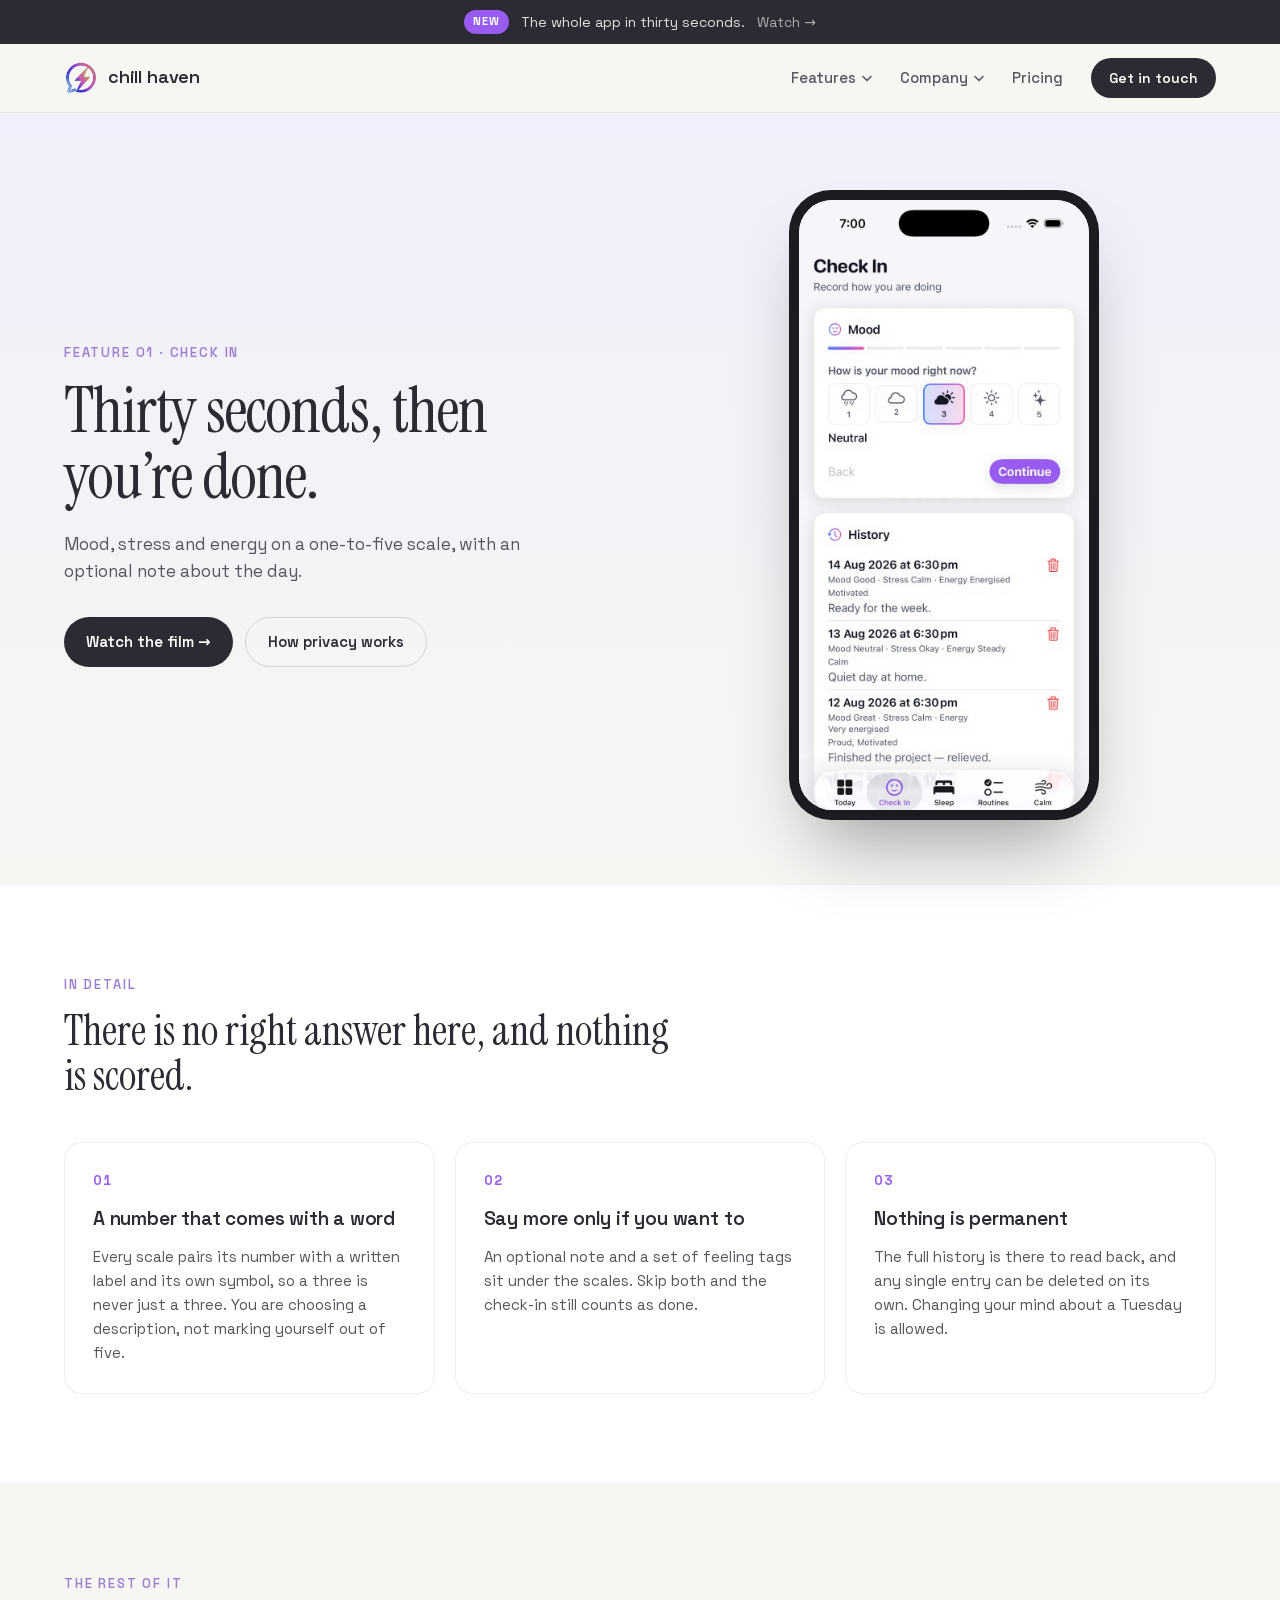
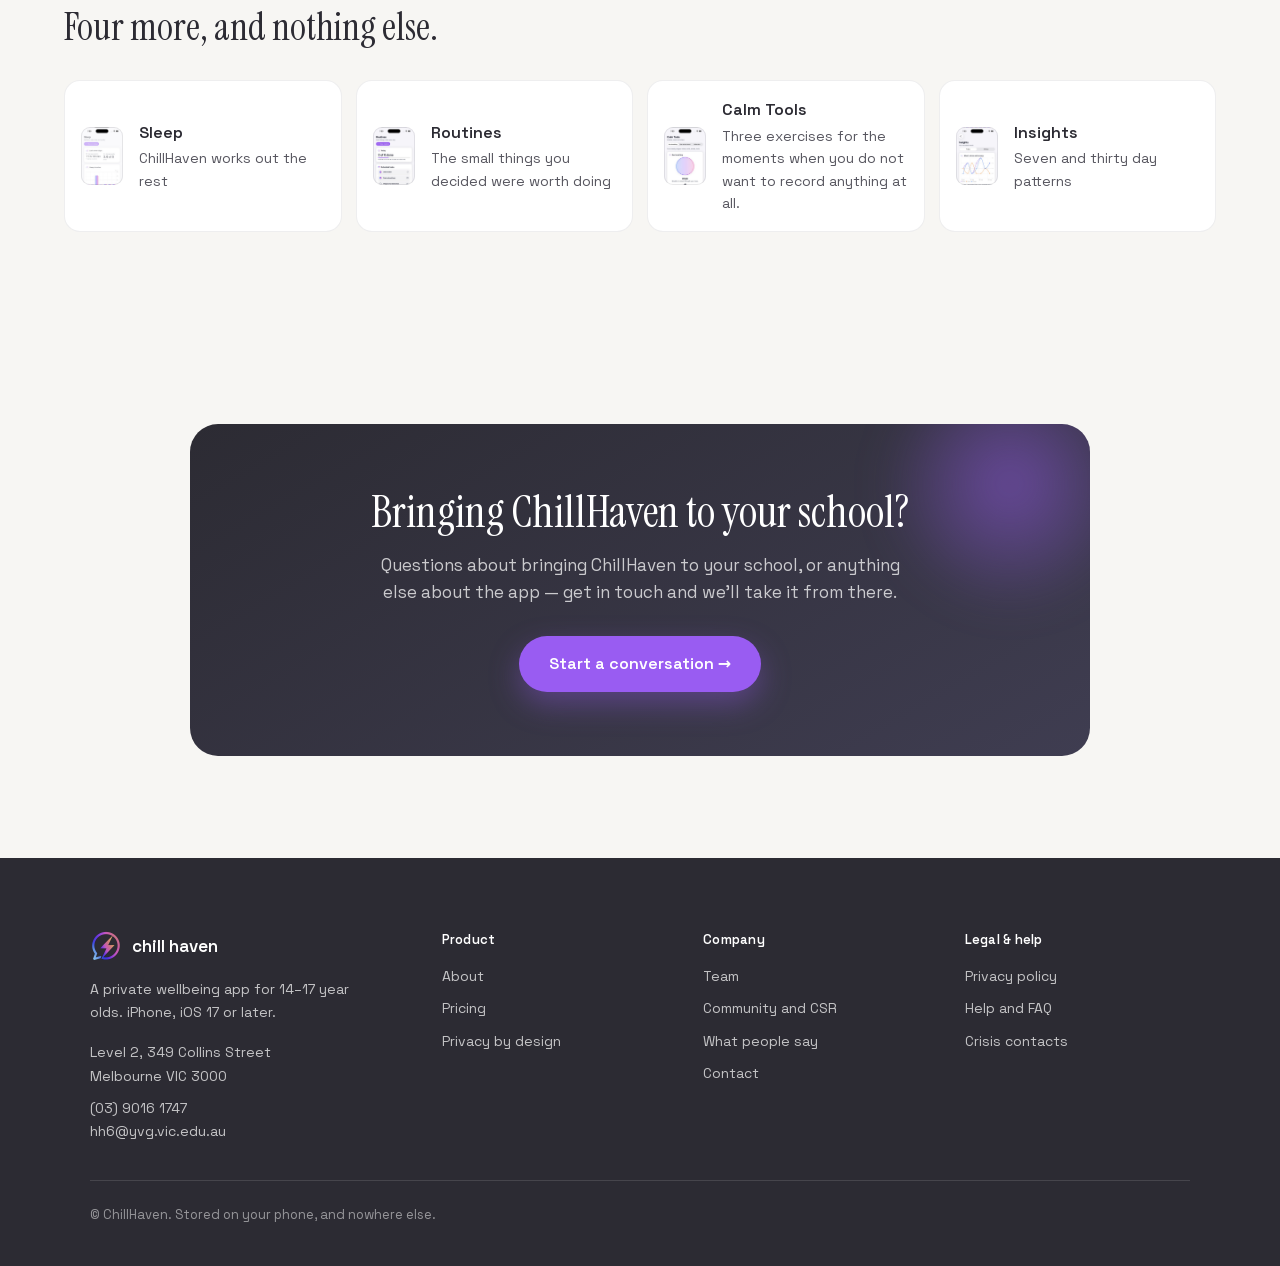
<file: check-in.html>
<!doctype html>
<html lang="en"><head><meta charset="utf-8"><meta name="viewport" content="width=device-width, initial-scale=1"><title>Check In — ChillHaven</title><meta name="description" content="Check In: Mood, stress and energy on a one-to-five scale, with an optional note about the day."><meta name="theme-color" content="#f7f6f3"><link rel="icon" href="assets/logo.webp" type="image/webp"><style>
    .sc-placeholder{background:color-mix(in srgb,currentColor 8%,transparent);
      border:1px solid color-mix(in srgb,currentColor 50%,transparent);
      border-radius:2px;box-sizing:border-box;overflow:hidden}
    @keyframes sc-shine{0%{background-position:100% 50%}100%{background-position:0% 50%}}
    html.sc-dc-streaming .sc-placeholder,
    html.sc-dc-streaming .sc-interp.sc-missing{position:relative;
      background:color-mix(in srgb,currentColor 5%,transparent);
      border-color:transparent}
    html.sc-dc-streaming .sc-placeholder::before,
    html.sc-dc-streaming .sc-interp.sc-missing::before{content:'';
      position:absolute;inset:0;pointer-events:none;
      background:linear-gradient(90deg,rgba(217,119,87,0) 25%,rgba(247,225,211,.95) 37%,rgba(217,119,87,0) 63%);
      background-size:400% 100%;animation:sc-shine 1.4s ease infinite}
    html.sc-dc-streaming .sc-placeholder:nth-child(n+9 of .sc-placeholder)::before,
    html.sc-dc-streaming .sc-interp.sc-missing:nth-child(n+9 of .sc-interp.sc-missing)::before{animation:none;
      background:color-mix(in srgb,currentColor 8%,transparent)}
    .sc-placeholder-error{padding:4px 8px;font:11px/1.4 ui-monospace,monospace;
      color:color-mix(in srgb,currentColor 70%,transparent);word-break:break-word}
    .sc-interp.sc-missing{display:inline-block;width:2em;height:1em;overflow:hidden;
      vertical-align:text-bottom;background:rgba(255,255,255,.3);border:1px solid rgba(0,0,0,.5);
      border-radius:2px;box-sizing:border-box;color:transparent;
      user-select:none}
    .sc-interp.sc-unresolved{font-family:ui-monospace,monospace;font-size:.85em;
      color:color-mix(in srgb,currentColor 50%,transparent);
      background:color-mix(in srgb,currentColor 10%,transparent);border-radius:3px;
      padding:0 3px}
    .sc-host.sc-has-error{position:relative}
    .sc-logic-error{position:absolute;top:8px;left:8px;z-index:2147483647;max-width:60ch;
      padding:6px 10px;background:#b00020;color:#fff;font:12px/1.4 ui-monospace,monospace;
      border-radius:4px;white-space:pre-wrap;pointer-events:none}
    /* Mirrors PRINT_BASELINE_CSS in apps/web deck-stage-export.ts — keep both
       in sync until dc-runtime regains a build step. */
    @media print {
      @page { margin: 0.5cm; }
      figure, table { break-inside: avoid; }
      #dc-root, #dc-root > .sc-host { height: auto; }
      *, *::before, *::after {
        print-color-adjust: exact; -webkit-print-color-adjust: exact;
        backdrop-filter: none !important; -webkit-backdrop-filter: none !important;
        animation-delay: -99s !important; animation-duration: .001s !important;
        animation-iteration-count: 1 !important; animation-fill-mode: both !important;
        animation-play-state: running !important; transition-duration: 0s !important;
      }
    }
  </style>



<style>x-dc{display:none!important}</style><style>html,body{height:100%;margin:0}#dc-root,#dc-root>.sc-host{height:100%}</style><link rel="preconnect" href="https://fonts.googleapis.com" data-dc-tpl="1"><link rel="preconnect" href="https://fonts.gstatic.com" data-dc-tpl="2"><style data-dc-tpl="3">/* latin-ext */
@font-face {
  font-family: 'Instrument Serif';
  font-style: italic;
  font-weight: 400;
  font-display: swap;
  src: url("[data-uri]") format('woff2');
  unicode-range: U+0100-02BA, U+02BD-02C5, U+02C7-02CC, U+02CE-02D7, U+02DD-02FF, U+0304, U+0308, U+0329, U+1D00-1DBF, U+1E00-1E9F, U+1EF2-1EFF, U+2020, U+20A0-20AB, U+20AD-20C0, U+2113, U+2C60-2C7F, U+A720-A7FF;
}
/* latin */
@font-face {
  font-family: 'Instrument Serif';
  font-style: italic;
  font-weight: 400;
  font-display: swap;
  src: url("[data-uri]") format('woff2');
  unicode-range: U+0000-00FF, U+0131, U+0152-0153, U+02BB-02BC, U+02C6, U+02DA, U+02DC, U+0304, U+0308, U+0329, U+2000-206F, U+20AC, U+2122, U+2191, U+2193, U+2212, U+2215, U+FEFF, U+FFFD;
}
/* latin-ext */
@font-face {
  font-family: 'Instrument Serif';
  font-style: normal;
  font-weight: 400;
  font-display: swap;
  src: url("[data-uri]") format('woff2');
  unicode-range: U+0100-02BA, U+02BD-02C5, U+02C7-02CC, U+02CE-02D7, U+02DD-02FF, U+0304, U+0308, U+0329, U+1D00-1DBF, U+1E00-1E9F, U+1EF2-1EFF, U+2020, U+20A0-20AB, U+20AD-20C0, U+2113, U+2C60-2C7F, U+A720-A7FF;
}
/* latin */
@font-face {
  font-family: 'Instrument Serif';
  font-style: normal;
  font-weight: 400;
  font-display: swap;
  src: url("[data-uri]") format('woff2');
  unicode-range: U+0000-00FF, U+0131, U+0152-0153, U+02BB-02BC, U+02C6, U+02DA, U+02DC, U+0304, U+0308, U+0329, U+2000-206F, U+20AC, U+2122, U+2191, U+2193, U+2212, U+2215, U+FEFF, U+FFFD;
}
/* vietnamese */
@font-face {
  font-family: 'Space Grotesk';
  font-style: normal;
  font-weight: 400;
  font-display: swap;
  src: url("[data-uri]") format('woff2');
  unicode-range: U+0102-0103, U+0110-0111, U+0128-0129, U+0168-0169, U+01A0-01A1, U+01AF-01B0, U+0300-0301, U+0303-0304, U+0308-0309, U+0323, U+0329, U+1EA0-1EF9, U+20AB;
}
/* latin-ext */
@font-face {
  font-family: 'Space Grotesk';
  font-style: normal;
  font-weight: 400;
  font-display: swap;
  src: url("[data-uri]") format('woff2');
  unicode-range: U+0100-02BA, U+02BD-02C5, U+02C7-02CC, U+02CE-02D7, U+02DD-02FF, U+0304, U+0308, U+0329, U+1D00-1DBF, U+1E00-1E9F, U+1EF2-1EFF, U+2020, U+20A0-20AB, U+20AD-20C0, U+2113, U+2C60-2C7F, U+A720-A7FF;
}
/* latin */
@font-face {
  font-family: 'Space Grotesk';
  font-style: normal;
  font-weight: 400;
  font-display: swap;
  src: url("[data-uri]") format('woff2');
  unicode-range: U+0000-00FF, U+0131, U+0152-0153, U+02BB-02BC, U+02C6, U+02DA, U+02DC, U+0304, U+0308, U+0329, U+2000-206F, U+20AC, U+2122, U+2191, U+2193, U+2212, U+2215, U+FEFF, U+FFFD;
}
/* vietnamese */
@font-face {
  font-family: 'Space Grotesk';
  font-style: normal;
  font-weight: 500;
  font-display: swap;
  src: url("[data-uri]") format('woff2');
  unicode-range: U+0102-0103, U+0110-0111, U+0128-0129, U+0168-0169, U+01A0-01A1, U+01AF-01B0, U+0300-0301, U+0303-0304, U+0308-0309, U+0323, U+0329, U+1EA0-1EF9, U+20AB;
}
/* latin-ext */
@font-face {
  font-family: 'Space Grotesk';
  font-style: normal;
  font-weight: 500;
  font-display: swap;
  src: url("[data-uri]") format('woff2');
  unicode-range: U+0100-02BA, U+02BD-02C5, U+02C7-02CC, U+02CE-02D7, U+02DD-02FF, U+0304, U+0308, U+0329, U+1D00-1DBF, U+1E00-1E9F, U+1EF2-1EFF, U+2020, U+20A0-20AB, U+20AD-20C0, U+2113, U+2C60-2C7F, U+A720-A7FF;
}
/* latin */
@font-face {
  font-family: 'Space Grotesk';
  font-style: normal;
  font-weight: 500;
  font-display: swap;
  src: url("[data-uri]") format('woff2');
  unicode-range: U+0000-00FF, U+0131, U+0152-0153, U+02BB-02BC, U+02C6, U+02DA, U+02DC, U+0304, U+0308, U+0329, U+2000-206F, U+20AC, U+2122, U+2191, U+2193, U+2212, U+2215, U+FEFF, U+FFFD;
}
/* vietnamese */
@font-face {
  font-family: 'Space Grotesk';
  font-style: normal;
  font-weight: 600;
  font-display: swap;
  src: url("[data-uri]") format('woff2');
  unicode-range: U+0102-0103, U+0110-0111, U+0128-0129, U+0168-0169, U+01A0-01A1, U+01AF-01B0, U+0300-0301, U+0303-0304, U+0308-0309, U+0323, U+0329, U+1EA0-1EF9, U+20AB;
}
/* latin-ext */
@font-face {
  font-family: 'Space Grotesk';
  font-style: normal;
  font-weight: 600;
  font-display: swap;
  src: url("[data-uri]") format('woff2');
  unicode-range: U+0100-02BA, U+02BD-02C5, U+02C7-02CC, U+02CE-02D7, U+02DD-02FF, U+0304, U+0308, U+0329, U+1D00-1DBF, U+1E00-1E9F, U+1EF2-1EFF, U+2020, U+20A0-20AB, U+20AD-20C0, U+2113, U+2C60-2C7F, U+A720-A7FF;
}
/* latin */
@font-face {
  font-family: 'Space Grotesk';
  font-style: normal;
  font-weight: 600;
  font-display: swap;
  src: url("[data-uri]") format('woff2');
  unicode-range: U+0000-00FF, U+0131, U+0152-0153, U+02BB-02BC, U+02C6, U+02DA, U+02DC, U+0304, U+0308, U+0329, U+2000-206F, U+20AC, U+2122, U+2191, U+2193, U+2212, U+2215, U+FEFF, U+FFFD;
}
/* vietnamese */
@font-face {
  font-family: 'Space Grotesk';
  font-style: normal;
  font-weight: 700;
  font-display: swap;
  src: url("[data-uri]") format('woff2');
  unicode-range: U+0102-0103, U+0110-0111, U+0128-0129, U+0168-0169, U+01A0-01A1, U+01AF-01B0, U+0300-0301, U+0303-0304, U+0308-0309, U+0323, U+0329, U+1EA0-1EF9, U+20AB;
}
/* latin-ext */
@font-face {
  font-family: 'Space Grotesk';
  font-style: normal;
  font-weight: 700;
  font-display: swap;
  src: url("[data-uri]") format('woff2');
  unicode-range: U+0100-02BA, U+02BD-02C5, U+02C7-02CC, U+02CE-02D7, U+02DD-02FF, U+0304, U+0308, U+0329, U+1D00-1DBF, U+1E00-1E9F, U+1EF2-1EFF, U+2020, U+20A0-20AB, U+20AD-20C0, U+2113, U+2C60-2C7F, U+A720-A7FF;
}
/* latin */
@font-face {
  font-family: 'Space Grotesk';
  font-style: normal;
  font-weight: 700;
  font-display: swap;
  src: url("[data-uri]") format('woff2');
  unicode-range: U+0000-00FF, U+0131, U+0152-0153, U+02BB-02BC, U+02C6, U+02DA, U+02DC, U+0304, U+0308, U+0329, U+2000-206F, U+20AC, U+2122, U+2191, U+2193, U+2212, U+2215, U+FEFF, U+FFFD;
}
</style><style data-dc-tpl="5">
  *{box-sizing:border-box}
  html{scroll-behavior:smooth}
  body{margin:0;background:#f7f6f3;color:#2c2b33;font-family:'Space Grotesk',system-ui,sans-serif;-webkit-font-smoothing:antialiased;font-size:17px;line-height:1.6}
  a{color:#995cf2;text-decoration:none}
  a:hover{color:#7a44cc}
  ::selection{background:#ffd9d3;color:#2c2b33}
  @keyframes floaty{0%,100%{transform:translateY(0)}50%{transform:translateY(-14px)}}
  @keyframes drift{0%,100%{transform:translate(0,0) scale(1)}50%{transform:translate(24px,-20px) scale(1.08)}}
  @keyframes breathe{0%,100%{transform:scale(1);opacity:.5}50%{transform:scale(1.18);opacity:.9}}
</style>
<style>
  .ch-bar{background:#2c2b33;color:rgba(255,255,255,.86);font-size:14px}
  .ch-bar a{display:flex;align-items:center;justify-content:center;gap:12px;
    max-width:1200px;margin:0 auto;padding:10px 24px;color:inherit;flex-wrap:wrap}
  .ch-bar a:hover{color:#fff}
  .ch-bar .tag{background:#995cf2;color:#fff;font-size:11px;font-weight:700;
    letter-spacing:.1em;text-transform:uppercase;padding:3px 9px;border-radius:999px}
  .ch-bar .go{color:rgba(255,255,255,.6)}

  .ch-nav-links{display:flex;align-items:center;gap:28px}
  .ch-link{color:#57565f;font-size:15px;font-weight:500}
  .ch-link:hover{color:#2c2b33}
  .ch-link[aria-current="page"]{color:#995cf2}

  .ch-menu{position:relative}
  .ch-menu-t{appearance:none;border:0;background:none;padding:0;cursor:pointer;
    display:inline-flex;align-items:center;gap:6px;
    font:inherit;font-size:15px;font-weight:500;color:#57565f;letter-spacing:inherit}
  .ch-menu-t:hover,.ch-menu:hover .ch-menu-t,.ch-menu:focus-within .ch-menu-t{color:#2c2b33}
  .ch-menu-t svg{transition:transform .18s ease}
  .ch-menu:hover .ch-menu-t svg,.ch-menu:focus-within .ch-menu-t svg{transform:rotate(180deg)}

  .ch-menu-p{position:absolute;top:calc(100% + 14px);left:-20px;z-index:80;
    width:min(92vw,560px);background:#fff;border:1px solid rgba(44,43,51,.08);
    border-radius:18px;box-shadow:0 30px 60px -24px rgba(44,43,51,.34);
    padding:20px;opacity:0;visibility:hidden;transform:translateY(-8px);
    transition:opacity .18s ease,transform .18s ease,visibility .18s}
  .ch-menu:hover .ch-menu-p,.ch-menu:focus-within .ch-menu-p{opacity:1;visibility:visible;transform:none}
  .ch-menu-p::before{content:"";position:absolute;top:-14px;left:0;right:0;height:14px}
  .ch-menu-h{margin:0 0 14px 8px;font-size:11px;font-weight:700;letter-spacing:.14em;
    text-transform:uppercase;color:#9a7fd0}
  .ch-menu-g{display:grid;grid-template-columns:1fr 1fr;gap:4px}
  .ch-menu-g a{display:flex;gap:12px;padding:10px;border-radius:12px;color:#2c2b33}
  .ch-menu-g a:hover{background:#f4f1fb;color:#2c2b33}
  .ch-menu-g strong{display:block;font-size:15px;font-weight:600}
  .ch-menu-g em{display:block;font-style:normal;font-size:13px;color:#57565f;margin-top:2px}
  .ch-thumb{flex:none;width:34px;height:46px;border-radius:7px;overflow:hidden;
    background:linear-gradient(170deg,#fff2ef,#efeafb);border:1px solid rgba(44,43,51,.1);
    background-size:cover;background-position:center top}
  .ch-dot{flex:none;width:34px;height:34px;border-radius:11px;display:grid;place-items:center;
    background:#f4f1fb;color:#995cf2;font-size:13px;font-weight:700;align-self:flex-start}

  @media (max-width:920px){
    .ch-nav-links{gap:16px}
    .ch-hide-sm{display:none}
    .ch-menu-p{position:fixed;left:12px;right:12px;width:auto;top:auto;margin-top:14px}
    .ch-menu-g{grid-template-columns:1fr}
  }
  @media (max-width:560px){
    .ch-nav{padding:12px 16px !important;gap:12px !important}
    .ch-brand-word{display:none}
    .ch-nav-links{gap:14px}
    .ch-menu-t{font-size:14px}
    .ch-cta{padding:8px 14px !important;font-size:13px !important}
    .ch-bar a{padding:9px 16px;gap:8px;font-size:13px}
  }
</style>
</head>
<body>
<div id="dc-root"><div class="sc-host" data-sc-name="index"><div data-dc-tpl="6" style="overflow-x: hidden;"><div class="ch-bar">
  <a href="index.html#film"><span class="tag">New</span><span>The whole app in thirty seconds.</span><span class="go">Watch &rarr;</span></a>
</div>
<header style="position: sticky; top: 0px; z-index: 60; backdrop-filter: blur(14px); background: rgba(247, 246, 243, 0.78); border-bottom: 1px solid rgba(44, 43, 51, 0.07);">
  <nav class="ch-nav" style="max-width: 1200px; margin: 0px auto; padding: 14px 24px; display: flex; align-items: center; gap: 24px;">
    <a href="index.html" style="display: flex; align-items: center; gap: 10px; color: rgb(44, 43, 51); font-weight: 600; letter-spacing: -0.01em;">
      <span style="display:grid;place-items:center;width:34px;height:34px;border-radius:11px;overflow:hidden;background:transparent;flex:none;"><img src="assets/mark.webp" alt="" width="34" height="34" style="width:100%;height:100%;object-fit:contain;display:block;"></span>
      <span class="ch-brand-word" style="font-size: 18px;">chill haven</span>
    </a>
    <div style="flex: 1 1 0%;"></div>
    <div class="ch-nav-links">
      <div class="ch-menu">
        <button class="ch-menu-t" type="button">Features<svg width="10" height="7" viewBox="0 0 10 7" fill="none" aria-hidden="true"><path d="M1 1.5 5 5.5 9 1.5" stroke="currentColor" stroke-width="1.6" stroke-linecap="round" stroke-linejoin="round"/></svg></button>
        <div class="ch-menu-p">
          <p class="ch-menu-h">Features</p>
          <div class="ch-menu-g"><a href="check-in.html"><span class="ch-thumb" style="background-image:url(&quot;assets/checkIn.webp&quot;)"></span><span><strong>Check In</strong><em>Thirty seconds, then you're done</em></span></a><a href="sleep.html"><span class="ch-thumb" style="background-image:url(&quot;assets/sleep.webp&quot;)"></span><span><strong>Sleep</strong><em>Bedtime, wake time, how it went</em></span></a><a href="routines.html"><span class="ch-thumb" style="background-image:url(&quot;assets/routines.webp&quot;)"></span><span><strong>Routines</strong><em>No streak to break</em></span></a><a href="calm-tools.html"><span class="ch-thumb" style="background-image:url(&quot;assets/calmTools.webp&quot;)"></span><span><strong>Calm Tools</strong><em>For when you need to slow down</em></span></a><a href="insights.html"><span class="ch-thumb" style="background-image:url(&quot;assets/insights.webp&quot;)"></span><span><strong>Insights</strong><em>Trends, in ordinary sentences</em></span></a></div>
        </div>
      </div>
      <div class="ch-menu">
        <button class="ch-menu-t" type="button">Company<svg width="10" height="7" viewBox="0 0 10 7" fill="none" aria-hidden="true"><path d="M1 1.5 5 5.5 9 1.5" stroke="currentColor" stroke-width="1.6" stroke-linecap="round" stroke-linejoin="round"/></svg></button>
        <div class="ch-menu-p">
          <p class="ch-menu-h">Company</p>
          <div class="ch-menu-g"><a href="about.html"><span class="ch-dot">A</span><span><strong>About us</strong><em>Our story, values and mission</em></span></a><a href="team.html"><span class="ch-dot">T</span><span><strong>Team</strong><em>Three people, one app</em></span></a><a href="community.html"><span class="ch-dot">C</span><span><strong>Community and CSR</strong><em>The charity we support</em></span></a><a href="reviews.html"><span class="ch-dot">R</span><span><strong>Reviews</strong><em>What students and parents say</em></span></a><a href="win.html"><span class="ch-dot">G</span><span><strong>Giveaway</strong><em>Spin the wheel, win a prize</em></span></a><a href="support.html"><span class="ch-dot">H</span><span><strong>Help and FAQ</strong><em>Common questions, answered</em></span></a><a href="privacy.html"><span class="ch-dot">P</span><span><strong>Privacy</strong><em>Where your information goes</em></span></a></div>
        </div>
      </div>
      <a class="ch-link" href="pricing.html">Pricing</a>
      <a class="ch-cta" href="support.html#contact" style="display: inline-flex; align-items: center; padding: 9px 18px; border-radius: 999px; background: rgb(44, 43, 51); color: rgb(255, 255, 255); font-size: 14px; font-weight: 600;">Get in touch</a>
    </div>
  </nav>
</header><section style="padding: clamp(48px, 6vw, 84px) 0px clamp(40px, 5vw, 72px); background: linear-gradient(rgb(242, 238, 251), rgb(247, 246, 243));">
  <div style="max-width: 1200px; margin: 0px auto; padding: 0px 24px;">
    <div data-reveal="" style="display: grid; grid-template-columns: repeat(auto-fit, minmax(300px, 1fr)); gap: clamp(32px, 5vw, 72px); align-items: center; opacity: 0; transform: translateY(28px); transition: opacity 0.8s cubic-bezier(0.2, 0.7, 0.2, 1), transform 0.8s cubic-bezier(0.2, 0.7, 0.2, 1);">
      <div>
        <p style="margin: 0px; font-size: 13px; font-weight: 600; letter-spacing: 0.14em; text-transform: uppercase; color: rgb(154, 127, 208);">Feature 01 &middot; Check In</p>
        <h1 style="margin: 14px 0px 0px; font-family: &quot;Instrument Serif&quot;, serif; font-weight: 400; font-size: clamp(38px, 5.2vw, 64px); line-height: 1.04; letter-spacing: -0.015em;">Thirty seconds, then you&rsquo;re done.</h1>
        <p style="margin: 20px 0px 0px; font-size: clamp(17px, 1.3vw, 19px); color: rgb(87, 86, 95); max-width: 44ch;">Mood, stress and energy on a one-to-five scale, with an optional note about the day.</p>
        <div style="display: flex; flex-wrap: wrap; gap: 12px; margin-top: 32px;">
          <a href="index.html#film" style="display: inline-flex; align-items: center; padding: 12px 22px; border-radius: 999px; background: rgb(44, 43, 51); color: rgb(255, 255, 255); font-size: 15px; font-weight: 600;">Watch the film &rarr;</a>
          <a href="privacy.html#by-design" style="display: inline-flex; align-items: center; padding: 12px 22px; border-radius: 999px; border: 1px solid rgba(44, 43, 51, 0.16); color: rgb(44, 43, 51); font-size: 15px; font-weight: 600;">How privacy works</a>
        </div>
      </div>
      <div style="display: flex; justify-content: center;"><div style="width: clamp(250px, 27vw, 310px); aspect-ratio: 236 / 480; background: rgb(28, 27, 34); border-radius: 42px; padding: 10px; box-shadow: rgba(44, 43, 51, 0.44) 0px 44px 74px -26px; flex: none;">
        <div style="position: relative; width: 100%; height: 100%; border-radius: 33px; overflow: hidden; background: linear-gradient(170deg, rgb(255, 242, 239), rgb(239, 234, 251));">
          <div style="position: absolute; inset: 0px; background-image: url(&quot;assets/checkIn.webp&quot;); background-size: cover; background-position: center top; background-repeat: no-repeat;"></div>
        </div>
      </div></div>
    </div>
  </div>
</section><section style="padding: clamp(56px, 7vw, 96px) 0px; background: rgb(255, 255, 255); border-top: 1px solid rgba(44, 43, 51, 0.06); border-bottom: 1px solid rgba(44, 43, 51, 0.06);">
  <div style="max-width: 1200px; margin: 0px auto; padding: 0px 24px;">
    <div data-reveal="" style="max-width: 620px; margin-bottom: 44px; opacity: 0; transform: translateY(28px); transition: opacity 0.8s cubic-bezier(0.2, 0.7, 0.2, 1), transform 0.8s cubic-bezier(0.2, 0.7, 0.2, 1);">
      <p style="margin: 0px; font-size: 13px; font-weight: 600; letter-spacing: 0.14em; text-transform: uppercase; color: rgb(154, 127, 208);">In detail</p>
      <h2 style="margin: 12px 0px 0px; font-family: &quot;Instrument Serif&quot;, serif; font-weight: 400; font-size: clamp(28px, 3.6vw, 42px); line-height: 1.08;">There is no right answer here, and nothing is scored.</h2>
    </div>
    <div style="display: grid; grid-template-columns: repeat(auto-fit, minmax(260px, 1fr)); gap: 20px;"><div data-reveal="" data-reveal-delay="0" style="background: rgb(255, 255, 255); border: 1px solid rgba(44, 43, 51, 0.08); border-radius: 18px; padding: 28px; opacity: 0; transform: translateY(28px); transition: opacity 0.8s cubic-bezier(0.2, 0.7, 0.2, 1), transform 0.8s cubic-bezier(0.2, 0.7, 0.2, 1);">
        <p style="margin: 0px; font-size: 13px; font-weight: 700; color: rgb(153, 92, 242); font-variant-numeric: tabular-nums; letter-spacing: 0.08em;">01</p>
        <h3 style="margin: 12px 0px 0px; font-size: 19px; font-weight: 600; letter-spacing: -0.01em;">A number that comes with a word</h3>
        <p style="margin: 10px 0px 0px; font-size: 15px; color: rgb(87, 86, 95);">Every scale pairs its number with a written label and its own symbol, so a three is never just a three. You are choosing a description, not marking yourself out of five.</p>
      </div><div data-reveal="" data-reveal-delay="80" style="background: rgb(255, 255, 255); border: 1px solid rgba(44, 43, 51, 0.08); border-radius: 18px; padding: 28px; opacity: 0; transform: translateY(28px); transition: opacity 0.8s cubic-bezier(0.2, 0.7, 0.2, 1), transform 0.8s cubic-bezier(0.2, 0.7, 0.2, 1);">
        <p style="margin: 0px; font-size: 13px; font-weight: 700; color: rgb(153, 92, 242); font-variant-numeric: tabular-nums; letter-spacing: 0.08em;">02</p>
        <h3 style="margin: 12px 0px 0px; font-size: 19px; font-weight: 600; letter-spacing: -0.01em;">Say more only if you want to</h3>
        <p style="margin: 10px 0px 0px; font-size: 15px; color: rgb(87, 86, 95);">An optional note and a set of feeling tags sit under the scales. Skip both and the check-in still counts as done.</p>
      </div><div data-reveal="" data-reveal-delay="160" style="background: rgb(255, 255, 255); border: 1px solid rgba(44, 43, 51, 0.08); border-radius: 18px; padding: 28px; opacity: 0; transform: translateY(28px); transition: opacity 0.8s cubic-bezier(0.2, 0.7, 0.2, 1), transform 0.8s cubic-bezier(0.2, 0.7, 0.2, 1);">
        <p style="margin: 0px; font-size: 13px; font-weight: 700; color: rgb(153, 92, 242); font-variant-numeric: tabular-nums; letter-spacing: 0.08em;">03</p>
        <h3 style="margin: 12px 0px 0px; font-size: 19px; font-weight: 600; letter-spacing: -0.01em;">Nothing is permanent</h3>
        <p style="margin: 10px 0px 0px; font-size: 15px; color: rgb(87, 86, 95);">The full history is there to read back, and any single entry can be deleted on its own. Changing your mind about a Tuesday is allowed.</p>
      </div></div>
  </div>
</section><section style="padding: clamp(56px, 7vw, 92px) 0px;">
  <div style="max-width: 1200px; margin: 0px auto; padding: 0px 24px;">
    <div data-reveal="" style="max-width: 620px; margin-bottom: 32px; opacity: 0; transform: translateY(28px); transition: opacity 0.8s cubic-bezier(0.2, 0.7, 0.2, 1), transform 0.8s cubic-bezier(0.2, 0.7, 0.2, 1);">
      <p style="margin: 0px; font-size: 13px; font-weight: 600; letter-spacing: 0.14em; text-transform: uppercase; color: rgb(154, 127, 208);">The rest of it</p>
      <h2 style="margin: 12px 0px 0px; font-family: &quot;Instrument Serif&quot;, serif; font-weight: 400; font-size: clamp(26px, 3.2vw, 38px); line-height: 1.1;">Four more, and nothing else.</h2>
    </div>
    <div style="display: grid; grid-template-columns: repeat(auto-fit, minmax(240px, 1fr)); gap: 14px;"><a href="sleep.html" style="display: flex; align-items: center; gap: 16px; padding: 16px; border-radius: 16px; border: 1px solid rgba(44, 43, 51, 0.08); background: rgb(255, 255, 255); color: rgb(44, 43, 51);">
        <span style="flex: none; width: 42px; height: 58px; border-radius: 9px; overflow: hidden; border: 1px solid rgba(44, 43, 51, 0.1); background-image: url(&quot;assets/sleep.webp&quot;); background-size: cover; background-position: center top;"></span>
        <span><strong style="display: block; font-size: 16px; font-weight: 600;">Sleep</strong><span style="display: block; font-size: 14px; color: rgb(87, 86, 95); margin-top: 2px;">ChillHaven works out the rest</span></span>
      </a><a href="routines.html" style="display: flex; align-items: center; gap: 16px; padding: 16px; border-radius: 16px; border: 1px solid rgba(44, 43, 51, 0.08); background: rgb(255, 255, 255); color: rgb(44, 43, 51);">
        <span style="flex: none; width: 42px; height: 58px; border-radius: 9px; overflow: hidden; border: 1px solid rgba(44, 43, 51, 0.1); background-image: url(&quot;assets/routines.webp&quot;); background-size: cover; background-position: center top;"></span>
        <span><strong style="display: block; font-size: 16px; font-weight: 600;">Routines</strong><span style="display: block; font-size: 14px; color: rgb(87, 86, 95); margin-top: 2px;">The small things you decided were worth doing</span></span>
      </a><a href="calm-tools.html" style="display: flex; align-items: center; gap: 16px; padding: 16px; border-radius: 16px; border: 1px solid rgba(44, 43, 51, 0.08); background: rgb(255, 255, 255); color: rgb(44, 43, 51);">
        <span style="flex: none; width: 42px; height: 58px; border-radius: 9px; overflow: hidden; border: 1px solid rgba(44, 43, 51, 0.1); background-image: url(&quot;assets/calmTools.webp&quot;); background-size: cover; background-position: center top;"></span>
        <span><strong style="display: block; font-size: 16px; font-weight: 600;">Calm Tools</strong><span style="display: block; font-size: 14px; color: rgb(87, 86, 95); margin-top: 2px;">Three exercises for the moments when you do not want to record anything at all.</span></span>
      </a><a href="insights.html" style="display: flex; align-items: center; gap: 16px; padding: 16px; border-radius: 16px; border: 1px solid rgba(44, 43, 51, 0.08); background: rgb(255, 255, 255); color: rgb(44, 43, 51);">
        <span style="flex: none; width: 42px; height: 58px; border-radius: 9px; overflow: hidden; border: 1px solid rgba(44, 43, 51, 0.1); background-image: url(&quot;assets/insights.webp&quot;); background-size: cover; background-position: center top;"></span>
        <span><strong style="display: block; font-size: 16px; font-weight: 600;">Insights</strong><span style="display: block; font-size: 14px; color: rgb(87, 86, 95); margin-top: 2px;">Seven and thirty day patterns</span></span>
      </a></div>
  </div>
</section><section data-dc-tpl="247" id="contact" style="padding: clamp(64px, 8vw, 110px) 24px;">
  <div data-dc-tpl="248" data-reveal="" style="max-width: 900px; margin: 0px auto; padding: clamp(40px, 5vw, 68px); border-radius: 28px; background: linear-gradient(150deg, rgb(44, 43, 51), rgb(63, 61, 81)); color: rgb(255, 255, 255); text-align: center; position: relative; overflow: hidden; opacity: 0; transform: translateY(28px); transition: opacity 0.8s cubic-bezier(0.2, 0.7, 0.2, 1), transform 0.8s cubic-bezier(0.2, 0.7, 0.2, 1);">
    <div data-dc-tpl="249" style="position: absolute; top: -80px; right: -60px; width: 280px; height: 280px; border-radius: 50%; background: radial-gradient(circle, rgba(153, 92, 242, 0.5), transparent 65%); filter: blur(20px);"></div>
    <div data-dc-tpl="250" style="position: relative; z-index: 1;">
      <h2 data-dc-tpl="251" style="margin: 0px; font-family: &quot;Instrument Serif&quot;, serif; font-weight: 400; font-size: clamp(28px, 4vw, 44px); line-height: 1.1;">Bringing ChillHaven to your school?</h2>
      <p data-dc-tpl="252" style="margin: 16px auto 0px; max-width: 520px; font-size: 17px; color: rgba(255, 255, 255, 0.74);">Questions about bringing ChillHaven to your school, or anything else about the app — get in touch and we'll take it from there.</p>
      <a data-dc-tpl="253" href="support.html#contact" style="display: inline-flex; align-items: center; gap: 9px; margin: 30px 0px 0px; padding: 15px 30px; border-radius: 999px; background: rgb(153, 92, 242); color: rgb(255, 255, 255); font-size: 16px; font-weight: 600; box-shadow: rgba(153, 92, 242, 0.36) 0px 12px 30px;">Start a conversation →</a>
    </div>
  </div></section><footer data-dc-tpl="280" style="background: rgb(44, 43, 51); color: rgba(255, 255, 255, 0.72); padding: clamp(48px, 6vw, 72px) 24px 40px;">
  <div data-dc-tpl="281" style="max-width: 1100px; margin: 0px auto; display: grid; grid-template-columns: 1.4fr 1fr 1fr 1fr; gap: 36px;">
    <div data-dc-tpl="282">
      <a data-dc-tpl="283" href="index.html" style="display: flex; align-items: center; gap: 10px; color: rgb(255, 255, 255); font-weight: 600;"><span style="display:grid;place-items:center;width:32px;height:32px;border-radius:10px;overflow:hidden;background:transparent;flex:none;"><img src="assets/mark.webp" alt="" width="32" height="32" style="width:100%;height:100%;object-fit:contain;display:block;"></span>chill haven</a>
      <p data-dc-tpl="285" style="margin: 16px 0px 0px; font-size: 14px; max-width: 260px; line-height: 1.6;">A private wellbeing app for 14–17 year olds. iPhone, iOS 17 or later.</p>
      <div style="margin: 18px 0px 0px; font-size: 14px; line-height: 1.7;">
        <div>Level 2, 349 Collins Street<br>Melbourne VIC 3000</div>
        <div style="margin-top: 8px;"><a href="tel:+61390161747" style="color: rgba(255, 255, 255, 0.72);">(03) 9016 1747</a></div>
        <div><a href="mailto:hh6@yvg.vic.edu.au" style="color: rgba(255, 255, 255, 0.72);">hh6@yvg.vic.edu.au</a></div>
      </div>
    </div>
    <div data-dc-tpl="286">
      <p data-dc-tpl="287" style="margin: 0px 0px 14px; font-size: 13px; font-weight: 600; color: rgb(255, 255, 255); letter-spacing: 0.02em;">Product</p>
      <div data-dc-tpl="288" style="display: flex; flex-direction: column; gap: 10px; font-size: 14px;"><a data-dc-tpl="289" href="about.html" style="color: rgba(255, 255, 255, 0.72);">About</a><a data-dc-tpl="290" href="pricing.html" style="color: rgba(255, 255, 255, 0.72);">Pricing</a><a data-dc-tpl="291" href="privacy.html#by-design" style="color: rgba(255, 255, 255, 0.72);">Privacy by design</a></div>
    </div>
    <div data-dc-tpl="292">
      <p data-dc-tpl="293" style="margin: 0px 0px 14px; font-size: 13px; font-weight: 600; color: rgb(255, 255, 255); letter-spacing: 0.02em;">Company</p>
      <div data-dc-tpl="294" style="display: flex; flex-direction: column; gap: 10px; font-size: 14px;"><a data-dc-tpl="295" href="team.html" style="color: rgba(255, 255, 255, 0.72);">Team</a><a href="community.html" style="color: rgba(255, 255, 255, 0.72);">Community and CSR</a><a data-dc-tpl="296" href="reviews.html" style="color: rgba(255, 255, 255, 0.72);">What people say</a><a data-dc-tpl="297" href="support.html#contact" style="color: rgba(255, 255, 255, 0.72);">Contact</a></div>
    </div>
    <div data-dc-tpl="298">
      <p data-dc-tpl="299" style="margin: 0px 0px 14px; font-size: 13px; font-weight: 600; color: rgb(255, 255, 255); letter-spacing: 0.02em;">Legal &amp; help</p>
      <div data-dc-tpl="300" style="display: flex; flex-direction: column; gap: 10px; font-size: 14px;"><a data-dc-tpl="301" href="privacy.html" style="color: rgba(255, 255, 255, 0.72);">Privacy policy</a><a data-dc-tpl="302" href="support.html" style="color: rgba(255, 255, 255, 0.72);">Help and FAQ</a><a data-dc-tpl="303" href="index.html#safety" style="color: rgba(255, 255, 255, 0.72);">Crisis contacts</a></div>
    </div>
  </div>
  <div data-dc-tpl="304" style="max-width: 1100px; margin: 36px auto 0px; padding-top: 24px; border-top: 1px solid rgba(255, 255, 255, 0.12); font-size: 13px; color: rgba(255, 255, 255, 0.5);">© ChillHaven. Stored on your phone, and nowhere else.</div></footer></div></div></div>



<noscript><style>[style*="opacity: 0"],[style*="opacity:0"]{opacity:1!important;transform:none!important}</style></noscript>
<script>
/* The design reveals blocks on scroll via inline opacity/transform. The authoring
   runtime drove that; this restores it without the rest of the bundler. */
(function () {
  var targets = [].filter.call(document.querySelectorAll('[style*="opacity"]'), function (el) {
    return el.style.opacity === '0' && /opacity/.test(el.style.transition || '');
  });
  function show(el) { el.style.opacity = '1'; el.style.transform = 'none'; }
  if (window.matchMedia && matchMedia('(prefers-reduced-motion: reduce)').matches) {
    targets.forEach(function (el) { el.style.transition = 'none'; show(el); });
    return;
  }
  if (!('IntersectionObserver' in window)) { targets.forEach(show); return; }
  var io = new IntersectionObserver(function (entries) {
    entries.forEach(function (e) { if (e.isIntersecting) { show(e.target); io.unobserve(e.target); } });
  }, { rootMargin: '0px 0px -8% 0px' });
  targets.forEach(function (el) { io.observe(el); });
})();
</script>
<script>
(function () {
  var film = document.getElementById('ch-film');
  var btn = document.getElementById('ch-film-btn');
  if (!film || !btn) return;
  var playIcon = btn.querySelector('.ch-i-play');
  var pauseIcon = btn.querySelector('.ch-i-pause');

  function sync() {
    var playing = !film.paused && !film.ended;
    btn.setAttribute('data-state', playing ? 'playing' : 'paused');
    btn.setAttribute('aria-label', playing ? 'Pause the film' : 'Play the film');
    playIcon.style.display = playing ? 'none' : 'block';
    pauseIcon.style.display = playing ? 'block' : 'none';
  }

  btn.addEventListener('click', function () { film.paused ? film.play() : film.pause(); });
  film.addEventListener('play', sync);
  film.addEventListener('pause', sync);

  if (!(window.matchMedia && matchMedia('(prefers-reduced-motion: reduce)').matches)) {
    var started = false;
    var start = function () {
      if (started) return;
      started = true;
      var p = film.play();
      if (p && p.catch) p.catch(sync);
    };
    if ('IntersectionObserver' in window) {
      var io = new IntersectionObserver(function (entries) {
        entries.forEach(function (e) { if (e.isIntersecting) { start(); io.disconnect(); } });
      }, { threshold: 0.35 });
      io.observe(film);
    } else { start(); }
  }
  sync();
})();
</script>
</body></html>
</file>
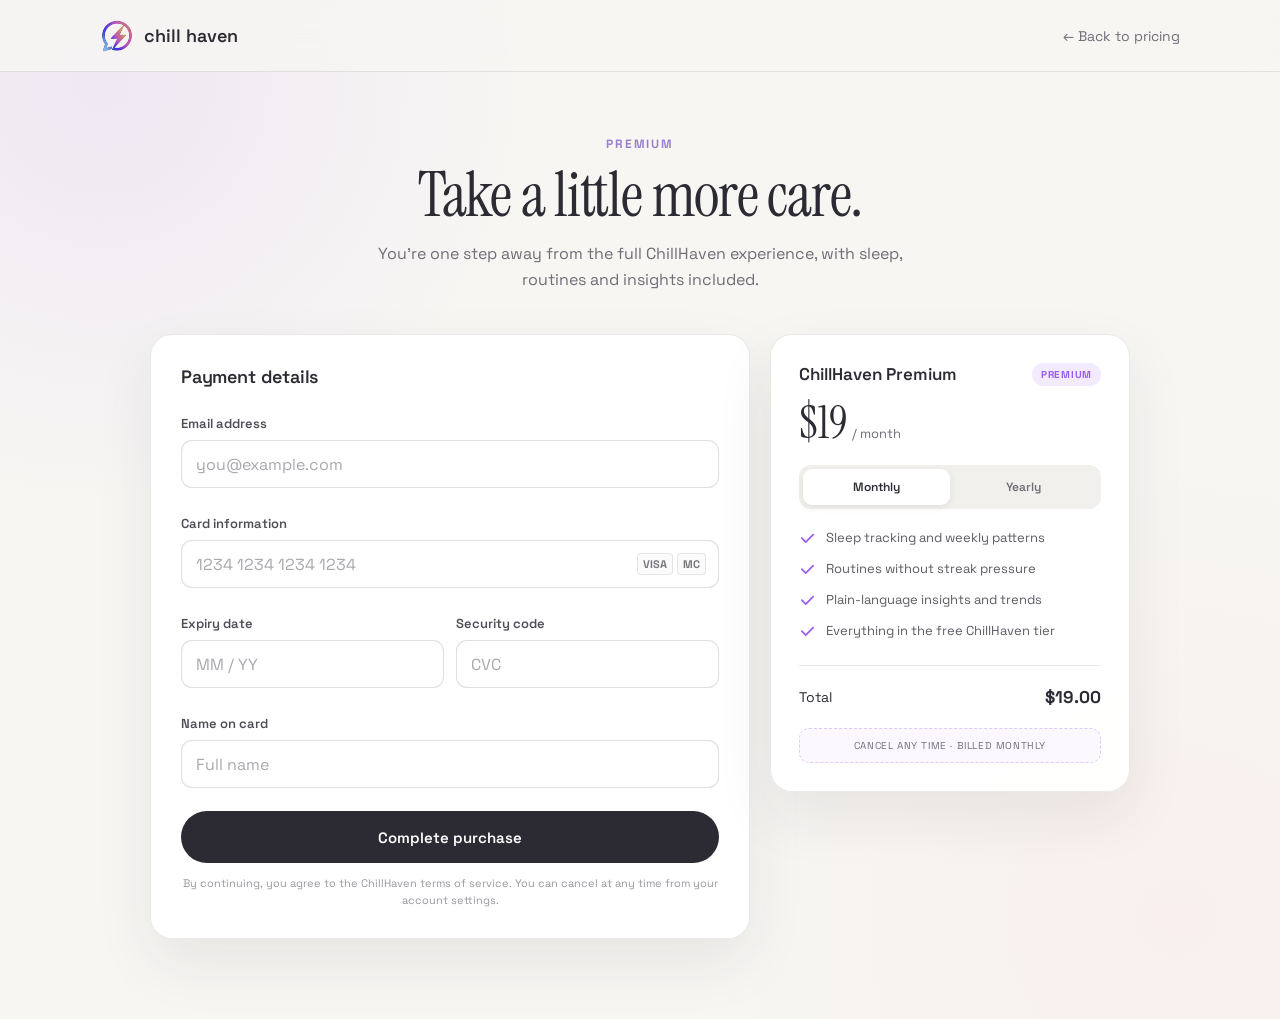
<file: checkout.html>
<!doctype html>
<html lang="en">
<head>
  <meta charset="utf-8">
  <meta name="viewport" content="width=device-width,initial-scale=1">
  <title>Checkout — ChillHaven</title>
  <meta name="description" content="ChillHaven Premium checkout">
  <link rel="icon" href="assets/logo.webp" type="image/webp">
  <link rel="preconnect" href="https://fonts.googleapis.com">
  <link rel="preconnect" href="https://fonts.gstatic.com" crossorigin>
  <link href="https://fonts.googleapis.com/css2?family=Instrument+Serif:ital@0;1&family=Space+Grotesk:wght@400;500;600;700&display=swap" rel="stylesheet">

  <style>
    :root {
      --bg: #f7f6f3;
      --ink: #2c2b33;
      --muted: #6f6d76;
      --purple: #995cf2;
      --purple-soft: #f1ebfd;
      --line: rgba(44,43,51,.10);
      --card: #fff;
      --green: #438b68;
    }

    * { box-sizing: border-box; }
    html { min-height: 100%; }
    body {
      margin: 0;
      min-height: 100vh;
      background:
        radial-gradient(circle at 8% 8%, rgba(153,92,242,.09), transparent 28%),
        radial-gradient(circle at 92% 90%, rgba(255,217,211,.22), transparent 30%),
        var(--bg);
      color: var(--ink);
      font-family: "Space Grotesk", system-ui, sans-serif;
      -webkit-font-smoothing: antialiased;
    }

    a { color: inherit; text-decoration: none; }
    button, input { font: inherit; }

    .top {
      height: 72px;
      display: flex;
      align-items: center;
      border-bottom: 1px solid var(--line);
      background: rgba(247,246,243,.82);
      backdrop-filter: blur(16px);
    }

    .nav {
      width: min(1080px, calc(100% - 40px));
      margin: auto;
      display: flex;
      align-items: center;
      justify-content: space-between;
    }

    .brand {
      display: flex;
      align-items: center;
      gap: 10px;
      font-size: 18px;
      font-weight: 600;
    }

    .brand img {
      width: 34px;
      height: 34px;
      object-fit: contain;
    }

    .back {
      color: var(--muted);
      font-size: 14px;
      transition: color .2s ease;
    }
    .back:hover { color: var(--ink); }

    main {
      width: min(980px, calc(100% - 40px));
      margin: 0 auto;
      padding: 64px 0 80px;
    }

    .heading {
      text-align: center;
      margin-bottom: 42px;
    }

    .eyebrow {
      margin: 0 0 12px;
      color: #9a7fd0;
      font-size: 12px;
      font-weight: 700;
      letter-spacing: .16em;
      text-transform: uppercase;
    }

    h1 {
      margin: 0;
      font-family: "Instrument Serif", Georgia, serif;
      font-size: clamp(42px, 6vw, 62px);
      line-height: 1;
      font-weight: 400;
      letter-spacing: -.02em;
    }

    .sub {
      margin: 15px auto 0;
      max-width: 530px;
      color: var(--muted);
      font-size: 16px;
      line-height: 1.6;
    }

    .checkout {
      display: grid;
      grid-template-columns: minmax(0, 1.25fr) minmax(300px, .75fr);
      gap: 20px;
      align-items: start;
    }

    .panel {
      background: rgba(255,255,255,.94);
      border: 1px solid var(--line);
      border-radius: 22px;
      box-shadow: 0 24px 60px rgba(44,43,51,.08);
    }

    .form-panel { padding: 30px; }
    .summary { padding: 28px; position: sticky; top: 92px; }

    .panel-title {
      margin: 0;
      font-size: 18px;
      font-weight: 600;
      letter-spacing: -.01em;
    }

    .section {
      margin-top: 27px;
    }

    label {
      display: block;
      margin: 0 0 8px;
      color: #4f4d56;
      font-size: 13px;
      font-weight: 600;
    }

    input {
      width: 100%;
      height: 48px;
      padding: 0 14px;
      color: var(--ink);
      background: #fff;
      border: 1px solid rgba(44,43,51,.15);
      border-radius: 11px;
      outline: none;
      transition: border-color .18s, box-shadow .18s;
    }

    input::placeholder { color: #aaa8ae; }

    input:focus {
      border-color: rgba(153,92,242,.75);
      box-shadow: 0 0 0 4px rgba(153,92,242,.10);
    }

    .row {
      display: grid;
      grid-template-columns: 1fr 1fr;
      gap: 12px;
    }

    .card-wrap { position: relative; }
    .card-wrap input { padding-right: 92px; }

    .card-brand {
      position: absolute;
      right: 13px;
      top: 50%;
      transform: translateY(-50%);
      display: flex;
      gap: 4px;
      font-size: 11px;
      font-weight: 700;
      color: #77757d;
    }

    .mini-brand {
      padding: 3px 5px;
      border: 1px solid rgba(44,43,51,.10);
      border-radius: 4px;
      background: #fafafa;
    }

    .notice {
      display: flex;
      gap: 10px;
      margin-top: 20px;
      padding: 12px 13px;
      border-radius: 11px;
      background: #f7f5fb;
      color: #65616e;
      font-size: 12px;
      line-height: 1.5;
    }

    .lock {
      flex: none;
      width: 16px;
      height: 16px;
      margin-top: 1px;
    }

    .pay {
      position: relative;
      width: 100%;
      height: 52px;
      margin-top: 23px;
      border: 0;
      border-radius: 999px;
      background: var(--ink);
      color: white;
      font-size: 15px;
      font-weight: 600;
      cursor: pointer;
      transition: transform .18s, background .18s;
    }

    .pay:hover { transform: translateY(-1px); background: #1f1e24; }
    .pay:disabled { cursor: wait; opacity: .82; transform: none; }

    .pay .spinner {
      display: none;
      width: 17px;
      height: 17px;
      margin: auto;
      border: 2px solid rgba(255,255,255,.35);
      border-top-color: #fff;
      border-radius: 50%;
      animation: spin .7s linear infinite;
    }

    .pay.loading .label { display: none; }
    .pay.loading .spinner { display: block; }

    @keyframes spin { to { transform: rotate(360deg); } }

    .fineprint {
      margin: 12px 0 0;
      color: #99979d;
      text-align: center;
      font-size: 11px;
      line-height: 1.5;
    }

    .plan {
      padding-bottom: 22px;
      border-bottom: 1px solid var(--line);
    }

    .plan-head {
      display: flex;
      justify-content: space-between;
      gap: 15px;
      align-items: flex-start;
    }

    .plan-name { font-size: 17px; font-weight: 600; }
    .badge {
      padding: 5px 9px;
      border-radius: 999px;
      background: var(--purple-soft);
      color: var(--purple);
      font-size: 10px;
      font-weight: 700;
      letter-spacing: .07em;
      text-transform: uppercase;
    }

    .price {
      margin-top: 13px;
      font-family: "Instrument Serif", Georgia, serif;
      font-size: 46px;
      line-height: 1;
    }

    .price span {
      margin-left: 5px;
      color: var(--muted);
      font-family: "Space Grotesk", system-ui, sans-serif;
      font-size: 13px;
    }

    .toggle {
      display: grid;
      grid-template-columns: 1fr 1fr;
      margin: 20px 0;
      padding: 4px;
      background: #f1f0ed;
      border-radius: 12px;
    }

    .toggle button {
      border: 0;
      padding: 10px 8px;
      border-radius: 9px;
      background: transparent;
      color: var(--muted);
      font-size: 12px;
      font-weight: 600;
      cursor: pointer;
    }

    .toggle button.active {
      background: #fff;
      color: var(--ink);
      box-shadow: 0 2px 8px rgba(44,43,51,.08);
    }

    .features {
      display: grid;
      gap: 12px;
      margin-top: 20px;
    }

    .feature {
      display: flex;
      gap: 10px;
      align-items: flex-start;
      color: #5d5b63;
      font-size: 13px;
      line-height: 1.45;
    }

    .check {
      width: 17px;
      height: 17px;
      flex: none;
      margin-top: 1px;
      color: var(--purple);
    }

    .total {
      display: flex;
      justify-content: space-between;
      align-items: center;
      margin-top: 24px;
      padding-top: 20px;
      border-top: 1px solid var(--line);
      font-size: 14px;
    }

    .total strong { font-size: 17px; }

    .demo {
      margin-top: 20px;
      padding: 10px 12px;
      border: 1px dashed rgba(153,92,242,.30);
      border-radius: 10px;
      background: rgba(153,92,242,.04);
      color: #77717f;
      text-align: center;
      font-size: 10px;
      letter-spacing: .06em;
      text-transform: uppercase;
    }

    .success {
      display: none;
      text-align: center;
      padding: 28px 10px 12px;
      animation: appear .45s ease both;
    }

    .success.show { display: block; }
    .form-panel.done .checkout-form { display: none; }

    .success-mark {
      width: 70px;
      height: 70px;
      margin: 0 auto 22px;
      display: grid;
      place-items: center;
      border-radius: 50%;
      background: #e8f5ed;
      color: var(--green);
    }

    .success h2 {
      margin: 0;
      font-family: "Instrument Serif", Georgia, serif;
      font-size: 42px;
      font-weight: 400;
    }

    .success p {
      max-width: 450px;
      margin: 12px auto 0;
      color: var(--muted);
      line-height: 1.6;
      font-size: 14px;
    }

    .receipt {
      max-width: 430px;
      margin: 25px auto 0;
      padding: 18px;
      border: 1px solid var(--line);
      border-radius: 14px;
      background: #fafafa;
      text-align: left;
      font-size: 13px;
    }

    .receipt-line {
      display: flex;
      justify-content: space-between;
      gap: 20px;
      padding: 8px 0;
    }

    .receipt-line span:first-child { color: var(--muted); }
    .receipt-line + .receipt-line { border-top: 1px solid var(--line); }

    .continue {
      display: inline-flex;
      justify-content: center;
      align-items: center;
      width: min(100%, 300px);
      height: 48px;
      margin-top: 22px;
      border-radius: 999px;
      background: var(--ink);
      color: #fff;
      font-size: 14px;
      font-weight: 600;
    }

    @keyframes appear {
      from { opacity: 0; transform: translateY(8px); }
      to { opacity: 1; transform: none; }
    }

    @media (max-width: 760px) {
      main { padding-top: 42px; }
      .checkout { grid-template-columns: 1fr; }
      .summary { position: static; grid-row: 1; }
      .form-panel { grid-row: 2; }
    }

    @media (max-width: 520px) {
      .nav, main { width: min(100% - 28px, 980px); }
      .brand span { display: none; }
      .form-panel, .summary { padding: 22px; border-radius: 18px; }
      .heading { margin-bottom: 28px; }
    }
  </style>
</head>

<body>
  <header class="top">
    <nav class="nav">
      <a class="brand" href="index.html" aria-label="ChillHaven home">
        <img src="assets/mark.webp" alt="">
        <span>chill haven</span>
      </a>
      <a class="back" href="pricing.html">← Back to pricing</a>
    </nav>
  </header>

  <main>
    <div class="heading">
      <p class="eyebrow">Premium</p>
      <h1>Take a little more care.</h1>
      <p class="sub">You're one step away from the full ChillHaven experience, with sleep, routines and insights included.</p>
    </div>

    <div class="checkout">
      <section class="panel form-panel" id="formPanel">
        <form class="checkout-form" id="checkoutForm" novalidate>
          <h2 class="panel-title">Payment details</h2>

          <div class="section">
            <label for="email">Email address</label>
            <input id="email" type="email" autocomplete="email" placeholder="you@example.com" required>
          </div>

          <div class="section">
            <label for="card">Card information</label>
            <div class="card-wrap">
              <input id="card" inputmode="numeric" autocomplete="off" maxlength="19"
                     placeholder="1234 1234 1234 1234" required>
              <div class="card-brand" aria-hidden="true">
                <span class="mini-brand">VISA</span>
                <span class="mini-brand">MC</span>
              </div>
            </div>
          </div>

          <div class="section row">
            <div>
              <label for="expiry">Expiry date</label>
              <input id="expiry" inputmode="numeric" autocomplete="off" maxlength="5" placeholder="MM / YY" required>
            </div>
            <div>
              <label for="cvc">Security code</label>
              <input id="cvc" inputmode="numeric" autocomplete="off" maxlength="4" placeholder="CVC" required>
            </div>
          </div>

          <div class="section">
            <label for="name">Name on card</label>
            <input id="name" autocomplete="off" placeholder="Full name" required>
          </div>

          <button class="pay" id="payButton" type="submit">
            <span class="label">Complete purchase</span>
            <span class="spinner" aria-hidden="true"></span>
          </button>

          <p class="fineprint">By continuing, you agree to the ChillHaven terms of service. You can cancel at any time from your account settings.</p>
        </form>

        <div class="success" id="success">
          <div class="success-mark">
            <svg width="34" height="34" viewBox="0 0 24 24" fill="none">
              <path d="m5 12.5 4.2 4L19 7" stroke="currentColor" stroke-width="2.2" stroke-linecap="round" stroke-linejoin="round"/>
            </svg>
          </div>
          <h2>Welcome to Premium.</h2>
          <p>Your subscription is active. Sleep, Routines and Insights are unlocked on this device.</p>

          <div class="receipt">
            <div class="receipt-line"><span>Plan</span><strong id="receiptPlan">Premium</strong></div>
            <div class="receipt-line"><span>Billing</span><strong id="receiptBilling">Monthly</strong></div>
            <div class="receipt-line"><span>Amount</span><strong id="receiptAmount">$19.00</strong></div>
            <div class="receipt-line"><span>Reference</span><strong id="receiptRef">CH-000000</strong></div>
          </div>

          <a class="continue" href="pricing.html">Return to ChillHaven</a>
        </div>
      </section>

      <aside class="panel summary">
        <div class="plan-head">
          <div class="plan-name">ChillHaven Premium</div>
          <div class="badge">Premium</div>
        </div>

        <div class="price" id="price">$19<span>/ month</span></div>

        <div class="toggle" aria-label="Billing period">
          <button type="button" class="active" data-plan="monthly">Monthly</button>
          <button type="button" data-plan="yearly">Yearly</button>
        </div>

        <div class="features">
          <div class="feature">
            <svg class="check" viewBox="0 0 24 24" fill="none"><path d="M20 6.5 9.5 17 4 11.5" stroke="currentColor" stroke-width="2.4" stroke-linecap="round" stroke-linejoin="round"/></svg>
            <span>Sleep tracking and weekly patterns</span>
          </div>
          <div class="feature">
            <svg class="check" viewBox="0 0 24 24" fill="none"><path d="M20 6.5 9.5 17 4 11.5" stroke="currentColor" stroke-width="2.4" stroke-linecap="round" stroke-linejoin="round"/></svg>
            <span>Routines without streak pressure</span>
          </div>
          <div class="feature">
            <svg class="check" viewBox="0 0 24 24" fill="none"><path d="M20 6.5 9.5 17 4 11.5" stroke="currentColor" stroke-width="2.4" stroke-linecap="round" stroke-linejoin="round"/></svg>
            <span>Plain-language insights and trends</span>
          </div>
          <div class="feature">
            <svg class="check" viewBox="0 0 24 24" fill="none"><path d="M20 6.5 9.5 17 4 11.5" stroke="currentColor" stroke-width="2.4" stroke-linecap="round" stroke-linejoin="round"/></svg>
            <span>Everything in the free ChillHaven tier</span>
          </div>
        </div>

        <div class="total">
          <span>Total</span>
          <strong id="total">$19.00</strong>
        </div>

        <div class="demo">Cancel any time · billed monthly</div>
      </aside>
    </div>
  </main>

  <script>
    const form = document.getElementById("checkoutForm");
    const payButton = document.getElementById("payButton");
    const formPanel = document.getElementById("formPanel");
    const success = document.getElementById("success");
    const price = document.getElementById("price");
    const total = document.getElementById("total");
    const planButtons = document.querySelectorAll("[data-plan]");

    let selectedPlan = "monthly";
    let amount = "19.00";

    function updatePlan(plan) {
      selectedPlan = plan;
      const yearly = plan === "yearly";
      amount = yearly ? "199.00" : "19.00";

      price.innerHTML = `$${amount}<span>/ ${yearly ? "year" : "month"}</span>`;
      total.textContent = `$${amount}`;

      planButtons.forEach(btn => {
        btn.classList.toggle("active", btn.dataset.plan === plan);
      });
    }

    planButtons.forEach(btn => {
      btn.addEventListener("click", () => updatePlan(btn.dataset.plan));
    });

    document.getElementById("card").addEventListener("input", e => {
      let value = e.target.value.replace(/\D/g, "").slice(0, 16);
      e.target.value = value.replace(/(.{4})/g, "$1 ").trim();
    });

    document.getElementById("expiry").addEventListener("input", e => {
      let value = e.target.value.replace(/\D/g, "").slice(0, 4);
      if (value.length > 2) value = value.slice(0, 2) + " / " + value.slice(2);
      e.target.value = value;
    });

    document.getElementById("cvc").addEventListener("input", e => {
      e.target.value = e.target.value.replace(/\D/g, "").slice(0, 4);
    });

    form.addEventListener("submit", e => {
      e.preventDefault();

      if (!form.checkValidity()) {
        form.reportValidity();
        return;
      }

      payButton.disabled = true;
      payButton.classList.add("loading");

      setTimeout(() => {
        const reference = "CH-" + Math.random().toString(36).slice(2, 8).toUpperCase();

        localStorage.setItem("chillhavenPremium", "true");
        localStorage.setItem("chillhavenPremiumPlan", selectedPlan);

        document.getElementById("receiptPlan").textContent = "Premium";
        document.getElementById("receiptBilling").textContent = selectedPlan === "yearly" ? "Yearly" : "Monthly";
        document.getElementById("receiptAmount").textContent = "$" + amount;
        document.getElementById("receiptRef").textContent = reference;

        formPanel.classList.add("done");
        success.classList.add("show");
        window.scrollTo({ top: 0, behavior: "smooth" });
      }, 1100);
    });
  </script>
</body>
</html>
</file>
